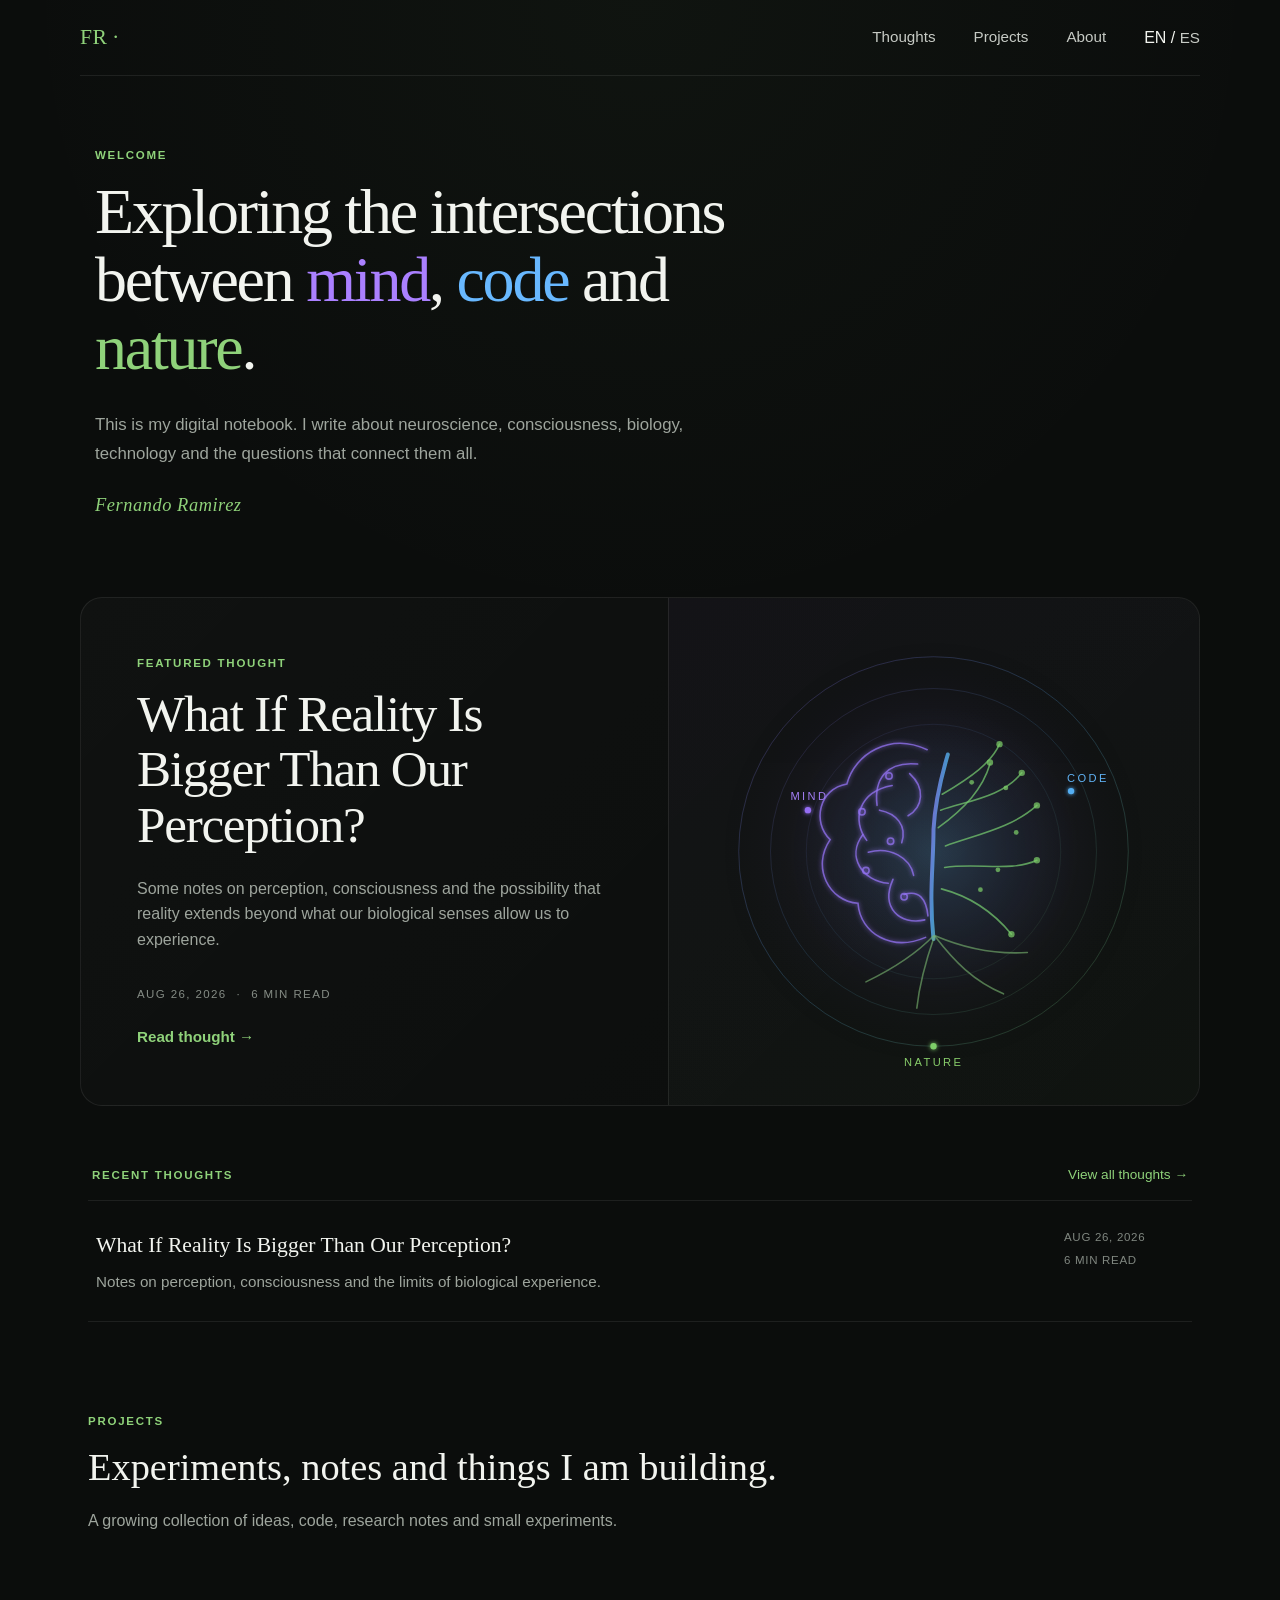
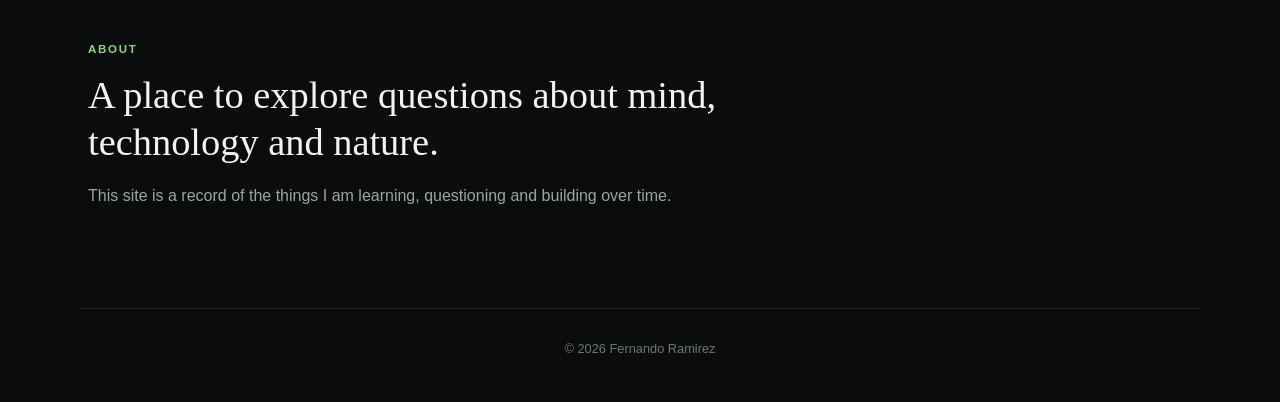
<file: index.html>
<!DOCTYPE html>
<html lang="en">

<head>
  <meta charset="UTF-8">
  <meta name="viewport" content="width=device-width, initial-scale=1.0">

  <title>Fernando Ramirez</title>

  <link rel="stylesheet" href="style.css">
</head>

<body>

  <main class="home-page">

    <header class="topbar">

      <a href="index.html" class="brand">FR ·</a>

    <nav class="top-nav">
  <a href="#thoughts">Thoughts</a>
  <a href="#projects">Projects</a>
  <a href="#about">About</a>

  <span class="language-switch">
    <span class="language-active">EN</span>
    <span class="language-divider">/</span>
    <a href="es/index.html">ES</a>
  </span>
</nav>

    </header>

    <section class="hero">

      <p class="eyebrow">WELCOME</p>

      <h1>
        Exploring the intersections
        between <span class="mind-word">mind</span>,
        <span class="code-word">code</span>
        and <span class="nature-word">nature</span>.
      </h1>

      <p class="hero-description">
        This is my digital notebook. I write about neuroscience,
        consciousness, biology, technology and the questions that connect them all.
      </p>

      <p class="signature">
        Fernando Ramirez
      </p>

    </section>

    <section id="thoughts" class="featured-thought">

      <div class="featured-copy">

        <p class="eyebrow">FEATURED THOUGHT</p>

        <h2>
          What If Reality Is Bigger Than Our Perception?
        </h2>

        <p class="featured-description">
          Some notes on perception, consciousness and the possibility that
          reality extends beyond what our biological senses allow us to experience.
        </p>

        <div class="thought-meta">
          <span>AUG 26, 2026</span>
          <span>·</span>
          <span>6 MIN READ</span>
        </div>

        <a href="thoughts/reality-and-perception.html" class="read-link">
          Read thought →
        </a>

      </div>

      <div class="featured-visual">

        <div class="home-symbol" aria-hidden="true">

          <svg
            class="identity-symbol"
            viewBox="0 0 600 600"
            xmlns="http://www.w3.org/2000/svg"
          >

            <defs>

              <linearGradient
                id="identityGradient"
                x1="0%"
                y1="0%"
                x2="100%"
                y2="100%"
              >
                <stop offset="0%" stop-color="#a56cff"/>
                <stop offset="48%" stop-color="#59b7ff"/>
                <stop offset="100%" stop-color="#7fd35b"/>
              </linearGradient>

              <radialGradient id="identityGlow">
                <stop
                  offset="0%"
                  stop-color="#75b7ff"
                  stop-opacity="0.18"
                />
                <stop
                  offset="60%"
                  stop-color="#7358c7"
                  stop-opacity="0.05"
                />
                <stop
                  offset="100%"
                  stop-color="#000000"
                  stop-opacity="0"
                />
              </radialGradient>

              <filter id="softGlow">
                <feGaussianBlur stdDeviation="3" result="blur"/>
                <feMerge>
                  <feMergeNode in="blur"/>
                  <feMergeNode in="SourceGraphic"/>
                </feMerge>
              </filter>

            </defs>

            <circle
              cx="300"
              cy="300"
              r="275"
              fill="url(#identityGlow)"
            />

            <circle
              cx="300"
              cy="300"
              r="245"
              fill="none"
              stroke="url(#identityGradient)"
              stroke-opacity="0.28"
              stroke-width="1"
            />

            <circle
              cx="300"
              cy="300"
              r="205"
              fill="none"
              stroke="url(#identityGradient)"
              stroke-opacity="0.18"
              stroke-width="1"
            />

            <circle
              cx="300"
              cy="300"
              r="160"
              fill="none"
              stroke="url(#identityGradient)"
              stroke-opacity="0.12"
              stroke-width="1"
            />

            <g
              fill="none"
              stroke="#9b78ff"
              stroke-width="2"
              stroke-linecap="round"
              stroke-opacity="0.75"
              filter="url(#softGlow)"
            >

              <path
                d="M292 172
                   C245 150 201 177 191 215
                   C156 221 147 263 170 285
                   C146 320 169 363 205 365
                   C208 404 248 426 290 408"
              />

              <path d="M280 190 C240 186 225 210 229 242"/>
              <path d="M248 217 C205 225 197 261 216 286"/>
              <path d="M211 279 C190 307 211 337 243 340"/>
              <path d="M249 335 C233 371 258 393 289 386"/>

              <path d="M270 202 C290 220 287 244 268 255"/>
              <path d="M232 248 C253 252 267 267 260 289"/>
              <path d="M218 301 C245 293 271 308 275 330"/>
              <path d="M263 354 C282 348 291 360 293 381"/>

              <circle cx="244" cy="205" r="4"/>
              <circle cx="210" cy="250" r="4"/>
              <circle cx="246" cy="287" r="4"/>
              <circle cx="215" cy="324" r="4"/>
              <circle cx="263" cy="357" r="4"/>

            </g>

            <path
              d="M300 410
                 C294 355 300 316 300 272
                 C302 235 310 205 318 178"
              fill="none"
              stroke="url(#identityGradient)"
              stroke-width="5"
              stroke-linecap="round"
              opacity="0.8"
            />

            <g
              fill="none"
              stroke="#79cf72"
              stroke-width="2"
              stroke-linecap="round"
              stroke-opacity="0.75"
            >

              <path d="M306 270 C340 245 362 221 371 190"/>
              <path d="M309 248 C344 236 387 231 411 201"/>
              <path d="M311 228 C348 206 373 188 383 165"/>
              <path d="M315 293 C357 278 399 270 430 242"/>
              <path d="M314 320 C357 314 397 326 430 311"/>
              <path d="M310 347 C348 357 375 376 398 404"/>

            </g>

            <g fill="#83d86d" opacity="0.72">

              <circle cx="371" cy="188" r="4"/>
              <circle cx="411" cy="201" r="4"/>
              <circle cx="383" cy="165" r="4"/>
              <circle cx="430" cy="242" r="4"/>
              <circle cx="430" cy="311" r="4"/>
              <circle cx="398" cy="404" r="4"/>

              <circle cx="348" cy="213" r="3"/>
              <circle cx="391" cy="220" r="3"/>
              <circle cx="404" cy="276" r="3"/>
              <circle cx="381" cy="323" r="3"/>
              <circle cx="359" cy="348" r="3"/>

            </g>

            <g
              fill="none"
              stroke="#7fbd75"
              stroke-width="2"
              stroke-opacity="0.62"
              stroke-linecap="round"
            >

              <path d="M300 406 C277 430 248 448 215 464"/>
              <path d="M301 407 C288 444 282 470 279 497"/>
              <path d="M302 407 C326 438 350 463 388 479"/>
              <path d="M302 406 C337 421 374 430 418 427"/>

            </g>

            <g filter="url(#softGlow)">

              <circle cx="142" cy="248" r="4" fill="#9c72ff"/>
              <circle cx="473" cy="224" r="4" fill="#59b7ff"/>
              <circle cx="300" cy="545" r="4" fill="#83d86d"/>

            </g>

            <text
              x="120"
              y="235"
              fill="#aa83ff"
              font-size="14"
              letter-spacing="3"
            >
              MIND
            </text>

            <text
              x="468"
              y="212"
              fill="#64baff"
              font-size="14"
              letter-spacing="3"
            >
              CODE
            </text>

            <text
              x="263"
              y="570"
              fill="#8ed76f"
              font-size="14"
              letter-spacing="3"
            >
              NATURE
            </text>

          </svg>

        </div>

      </div>

    </section>

    <section class="recent-thoughts">

      <div class="section-heading">

        <p class="eyebrow">RECENT THOUGHTS</p>

        <a href="#thoughts">
          View all thoughts →
        </a>

      </div>

      <a
        class="thought-row"
        href="thoughts/reality-and-perception.html"
      >

        <div class="thought-content">

          <h3>
            What If Reality Is Bigger Than Our Perception?
          </h3>

          <p>
            Notes on perception, consciousness and the limits
            of biological experience.
          </p>

        </div>

        <div class="row-meta">
          <span>AUG 26, 2026</span>
          <span>6 MIN READ</span>
        </div>

      </a>

    </section>

    <section id="projects" class="simple-section">

      <p class="eyebrow">PROJECTS</p>

      <h2>
        Experiments, notes and things I am building.
      </h2>

      <p>
        A growing collection of ideas, code, research notes
        and small experiments.
      </p>

    </section>

    <section id="about" class="simple-section">

      <p class="eyebrow">ABOUT</p>

      <h2>
        A place to explore questions about mind,
        technology and nature.
      </h2>

      <p>
        This site is a record of the things I am learning,
        questioning and building over time.
      </p>

    </section>

    <footer class="home-footer">

      <p>
        © 2026 Fernando Ramirez
      </p>

    </footer>

  </main>

</body>

</html>
</file>
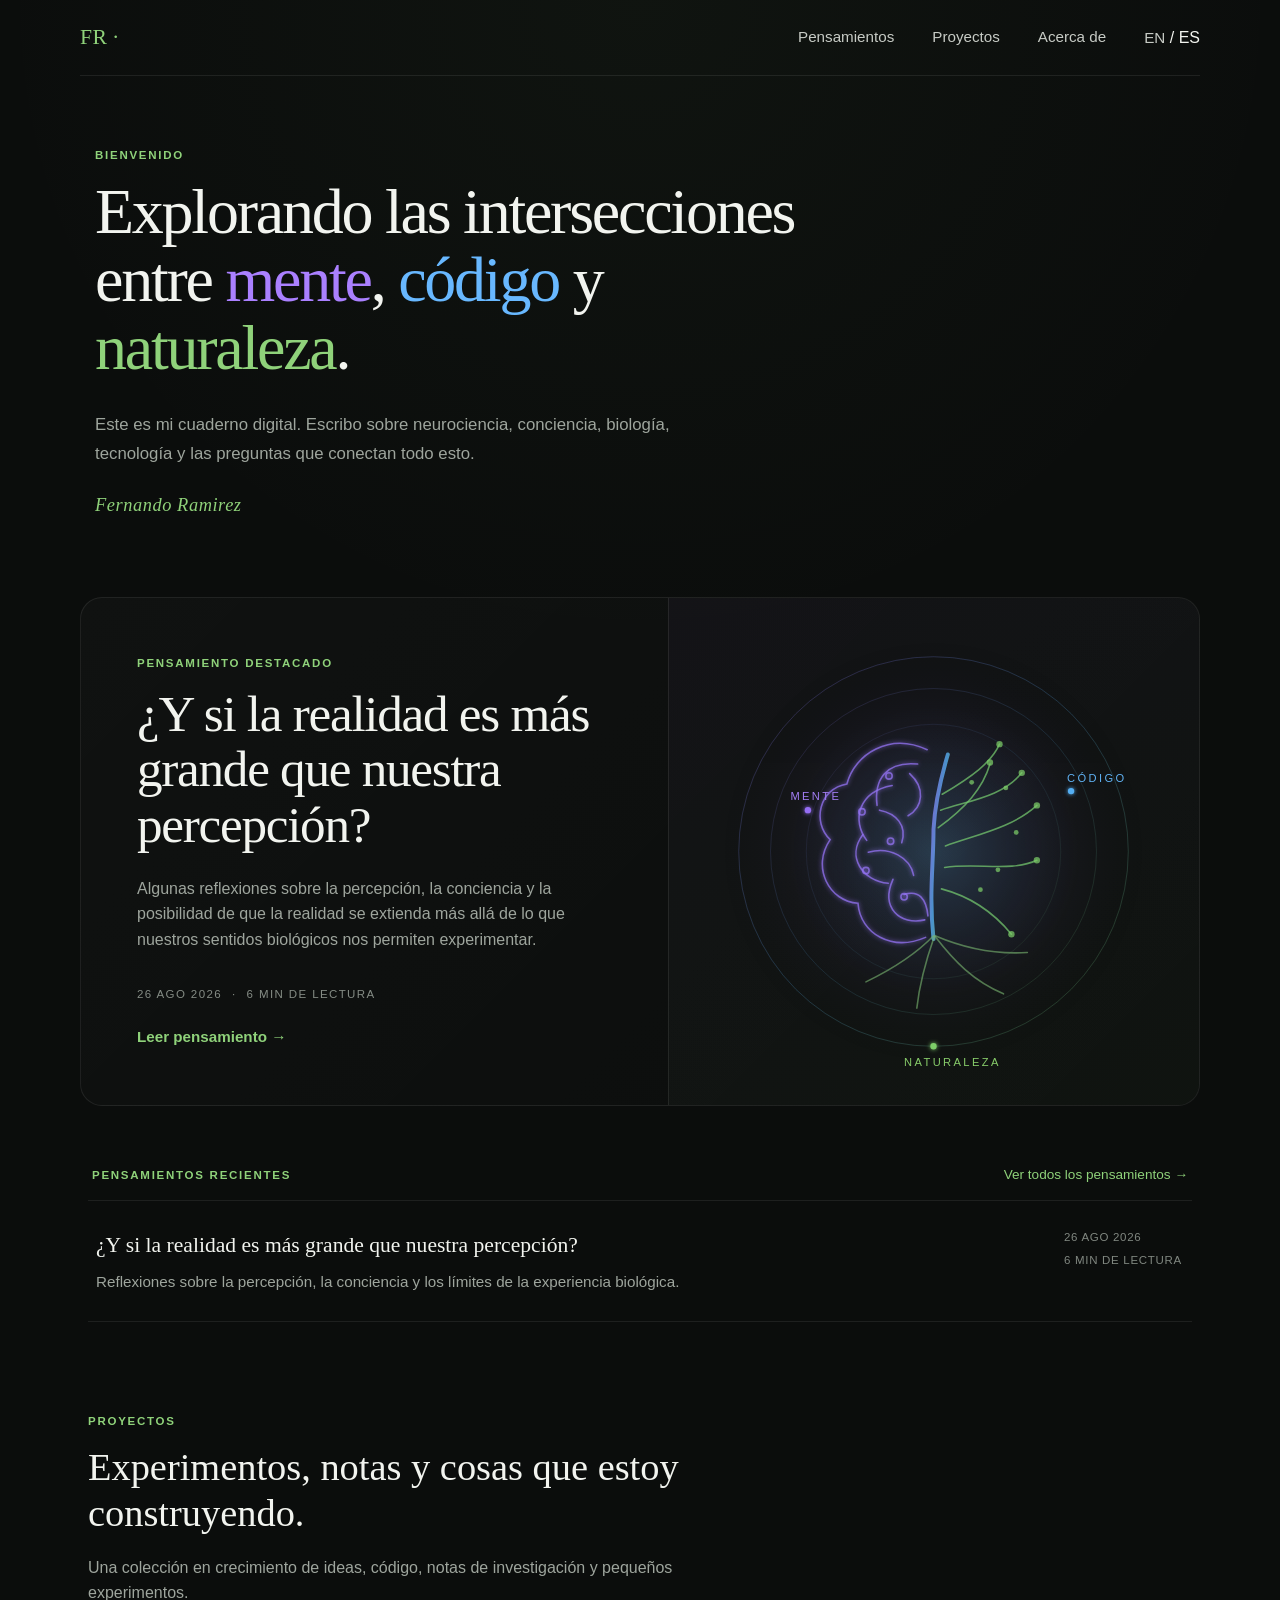
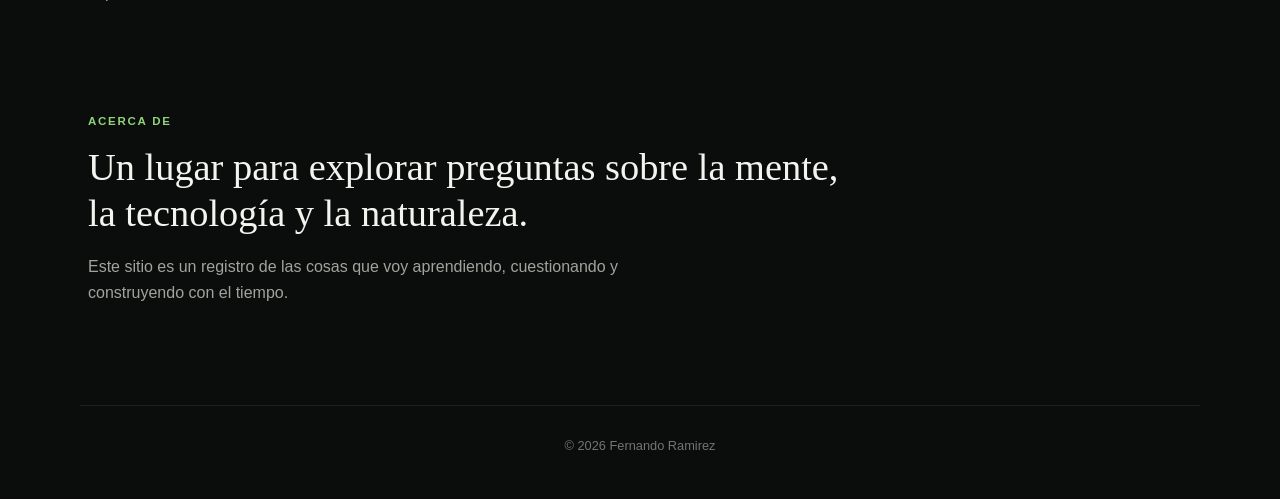
<file: es/index.html>
<!DOCTYPE html>
<html lang="es">

<head>
  <meta charset="UTF-8">
  <meta name="viewport" content="width=device-width, initial-scale=1.0">

  <title>Fernando Ramirez</title>

  <link rel="stylesheet" href="../style.css">
</head>

<body>

  <main class="home-page">

    <header class="topbar">

      <a href="index.html" class="brand">FR ·</a>

     <nav class="top-nav">
  <a href="#thoughts">Pensamientos</a>
  <a href="#projects">Proyectos</a>
  <a href="#about">Acerca de</a>

  <span class="language-switch">
    <a href="../index.html">EN</a>
    <span class="language-divider">/</span>
    <span class="language-active">ES</span>
  </span>
</nav>

    </header>

    <section class="hero">

      <p class="eyebrow">BIENVENIDO</p>

      <h1>
        Explorando las intersecciones
        entre <span class="mind-word">mente</span>,
        <span class="code-word">código</span>
        y <span class="nature-word">naturaleza</span>.
      </h1>

      <p class="hero-description">
        Este es mi cuaderno digital. Escribo sobre neurociencia,
        conciencia, biología, tecnología y las preguntas que conectan todo esto.
      </p>

      <p class="signature">
        Fernando Ramirez
      </p>

    </section>

    <section id="thoughts" class="featured-thought">

      <div class="featured-copy">

        <p class="eyebrow">PENSAMIENTO DESTACADO</p>

        <h2>
          ¿Y si la realidad es más grande que nuestra percepción?
        </h2>

        <p class="featured-description">
          Algunas reflexiones sobre la percepción, la conciencia y la posibilidad
          de que la realidad se extienda más allá de lo que nuestros sentidos
          biológicos nos permiten experimentar.
        </p>

        <div class="thought-meta">
          <span>26 AGO 2026</span>
          <span>·</span>
          <span>6 MIN DE LECTURA</span>
        </div>

        <a href="thoughts/realidad-y-percepcion.html" class="read-link">
          Leer pensamiento →
        </a>

      </div>

      <div class="featured-visual">

        <div class="home-symbol" aria-hidden="true">

          <svg
            class="identity-symbol"
            viewBox="0 0 600 600"
            xmlns="http://www.w3.org/2000/svg"
          >

            <defs>

              <linearGradient
                id="identityGradient"
                x1="0%"
                y1="0%"
                x2="100%"
                y2="100%"
              >
                <stop offset="0%" stop-color="#a56cff"/>
                <stop offset="48%" stop-color="#59b7ff"/>
                <stop offset="100%" stop-color="#7fd35b"/>
              </linearGradient>

              <radialGradient id="identityGlow">
                <stop
                  offset="0%"
                  stop-color="#75b7ff"
                  stop-opacity="0.18"
                />
                <stop
                  offset="60%"
                  stop-color="#7358c7"
                  stop-opacity="0.05"
                />
                <stop
                  offset="100%"
                  stop-color="#000000"
                  stop-opacity="0"
                />
              </radialGradient>

              <filter id="softGlow">
                <feGaussianBlur stdDeviation="3" result="blur"/>
                <feMerge>
                  <feMergeNode in="blur"/>
                  <feMergeNode in="SourceGraphic"/>
                </feMerge>
              </filter>

            </defs>

            <circle
              cx="300"
              cy="300"
              r="275"
              fill="url(#identityGlow)"
            />

            <circle
              cx="300"
              cy="300"
              r="245"
              fill="none"
              stroke="url(#identityGradient)"
              stroke-opacity="0.28"
              stroke-width="1"
            />

            <circle
              cx="300"
              cy="300"
              r="205"
              fill="none"
              stroke="url(#identityGradient)"
              stroke-opacity="0.18"
              stroke-width="1"
            />

            <circle
              cx="300"
              cy="300"
              r="160"
              fill="none"
              stroke="url(#identityGradient)"
              stroke-opacity="0.12"
              stroke-width="1"
            />

            <g
              fill="none"
              stroke="#9b78ff"
              stroke-width="2"
              stroke-linecap="round"
              stroke-opacity="0.75"
              filter="url(#softGlow)"
            >

              <path
                d="M292 172
                   C245 150 201 177 191 215
                   C156 221 147 263 170 285
                   C146 320 169 363 205 365
                   C208 404 248 426 290 408"
              />

              <path d="M280 190 C240 186 225 210 229 242"/>
              <path d="M248 217 C205 225 197 261 216 286"/>
              <path d="M211 279 C190 307 211 337 243 340"/>
              <path d="M249 335 C233 371 258 393 289 386"/>

              <path d="M270 202 C290 220 287 244 268 255"/>
              <path d="M232 248 C253 252 267 267 260 289"/>
              <path d="M218 301 C245 293 271 308 275 330"/>
              <path d="M263 354 C282 348 291 360 293 381"/>

              <circle cx="244" cy="205" r="4"/>
              <circle cx="210" cy="250" r="4"/>
              <circle cx="246" cy="287" r="4"/>
              <circle cx="215" cy="324" r="4"/>
              <circle cx="263" cy="357" r="4"/>

            </g>

            <path
              d="M300 410
                 C294 355 300 316 300 272
                 C302 235 310 205 318 178"
              fill="none"
              stroke="url(#identityGradient)"
              stroke-width="5"
              stroke-linecap="round"
              opacity="0.8"
            />

            <g
              fill="none"
              stroke="#79cf72"
              stroke-width="2"
              stroke-linecap="round"
              stroke-opacity="0.75"
            >

              <path d="M306 270 C340 245 362 221 371 190"/>
              <path d="M309 248 C344 236 387 231 411 201"/>
              <path d="M311 228 C348 206 373 188 383 165"/>
              <path d="M315 293 C357 278 399 270 430 242"/>
              <path d="M314 320 C357 314 397 326 430 311"/>
              <path d="M310 347 C348 357 375 376 398 404"/>

            </g>

            <g fill="#83d86d" opacity="0.72">

              <circle cx="371" cy="188" r="4"/>
              <circle cx="411" cy="201" r="4"/>
              <circle cx="383" cy="165" r="4"/>
              <circle cx="430" cy="242" r="4"/>
              <circle cx="430" cy="311" r="4"/>
              <circle cx="398" cy="404" r="4"/>

              <circle cx="348" cy="213" r="3"/>
              <circle cx="391" cy="220" r="3"/>
              <circle cx="404" cy="276" r="3"/>
              <circle cx="381" cy="323" r="3"/>
              <circle cx="359" cy="348" r="3"/>

            </g>

            <g
              fill="none"
              stroke="#7fbd75"
              stroke-width="2"
              stroke-opacity="0.62"
              stroke-linecap="round"
            >

              <path d="M300 406 C277 430 248 448 215 464"/>
              <path d="M301 407 C288 444 282 470 279 497"/>
              <path d="M302 407 C326 438 350 463 388 479"/>
              <path d="M302 406 C337 421 374 430 418 427"/>

            </g>

            <g filter="url(#softGlow)">

              <circle cx="142" cy="248" r="4" fill="#9c72ff"/>
              <circle cx="473" cy="224" r="4" fill="#59b7ff"/>
              <circle cx="300" cy="545" r="4" fill="#83d86d"/>

            </g>

            <text
              x="120"
              y="235"
              fill="#aa83ff"
              font-size="14"
              letter-spacing="3"
            >
              MENTE
            </text>

            <text
              x="468"
              y="212"
              fill="#64baff"
              font-size="14"
              letter-spacing="3"
            >
              CÓDIGO
            </text>

            <text
              x="263"
              y="570"
              fill="#8ed76f"
              font-size="14"
              letter-spacing="3"
            >
              NATURALEZA
            </text>

          </svg>

        </div>

      </div>

    </section>

    <section class="recent-thoughts">

      <div class="section-heading">

        <p class="eyebrow">PENSAMIENTOS RECIENTES</p>

        <a href="#thoughts">
          Ver todos los pensamientos →
        </a>

      </div>

      <a
        class="thought-row"
        href="thoughts/realidad-y-percepcion.html"
      >

        <div class="thought-content">

          <h3>
            ¿Y si la realidad es más grande que nuestra percepción?
          </h3>

          <p>
            Reflexiones sobre la percepción, la conciencia
            y los límites de la experiencia biológica.
          </p>

        </div>

        <div class="row-meta">
          <span>26 AGO 2026</span>
          <span>6 MIN DE LECTURA</span>
        </div>

      </a>

    </section>

    <section id="projects" class="simple-section">

      <p class="eyebrow">PROYECTOS</p>

      <h2>
        Experimentos, notas y cosas que estoy construyendo.
      </h2>

      <p>
        Una colección en crecimiento de ideas, código,
        notas de investigación y pequeños experimentos.
      </p>

    </section>

    <section id="about" class="simple-section">

      <p class="eyebrow">ACERCA DE</p>

      <h2>
        Un lugar para explorar preguntas sobre la mente,
        la tecnología y la naturaleza.
      </h2>

      <p>
        Este sitio es un registro de las cosas que voy aprendiendo,
        cuestionando y construyendo con el tiempo.
      </p>

    </section>

    <footer class="home-footer">

      <p>
        ©️ 2026 Fernando Ramirez
      </p>

    </footer>

  </main>

</body>

</html>
</file>
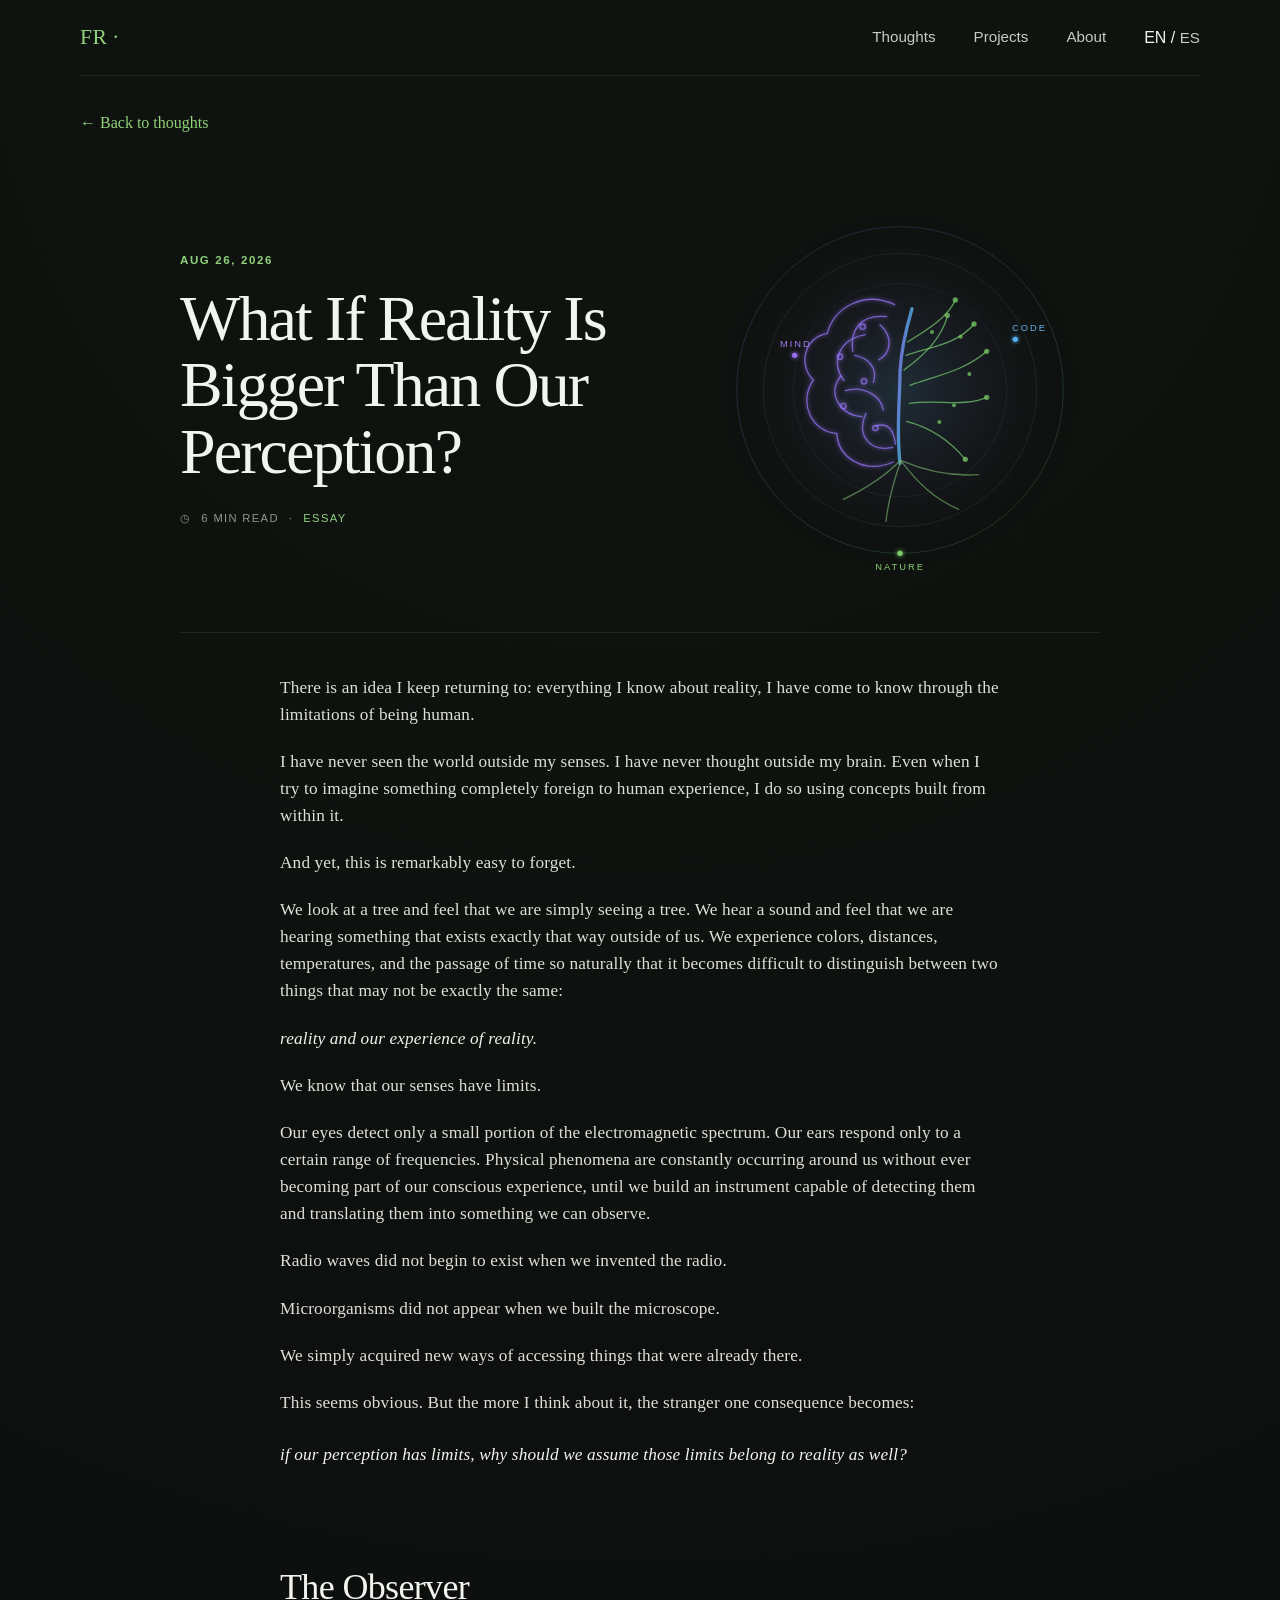
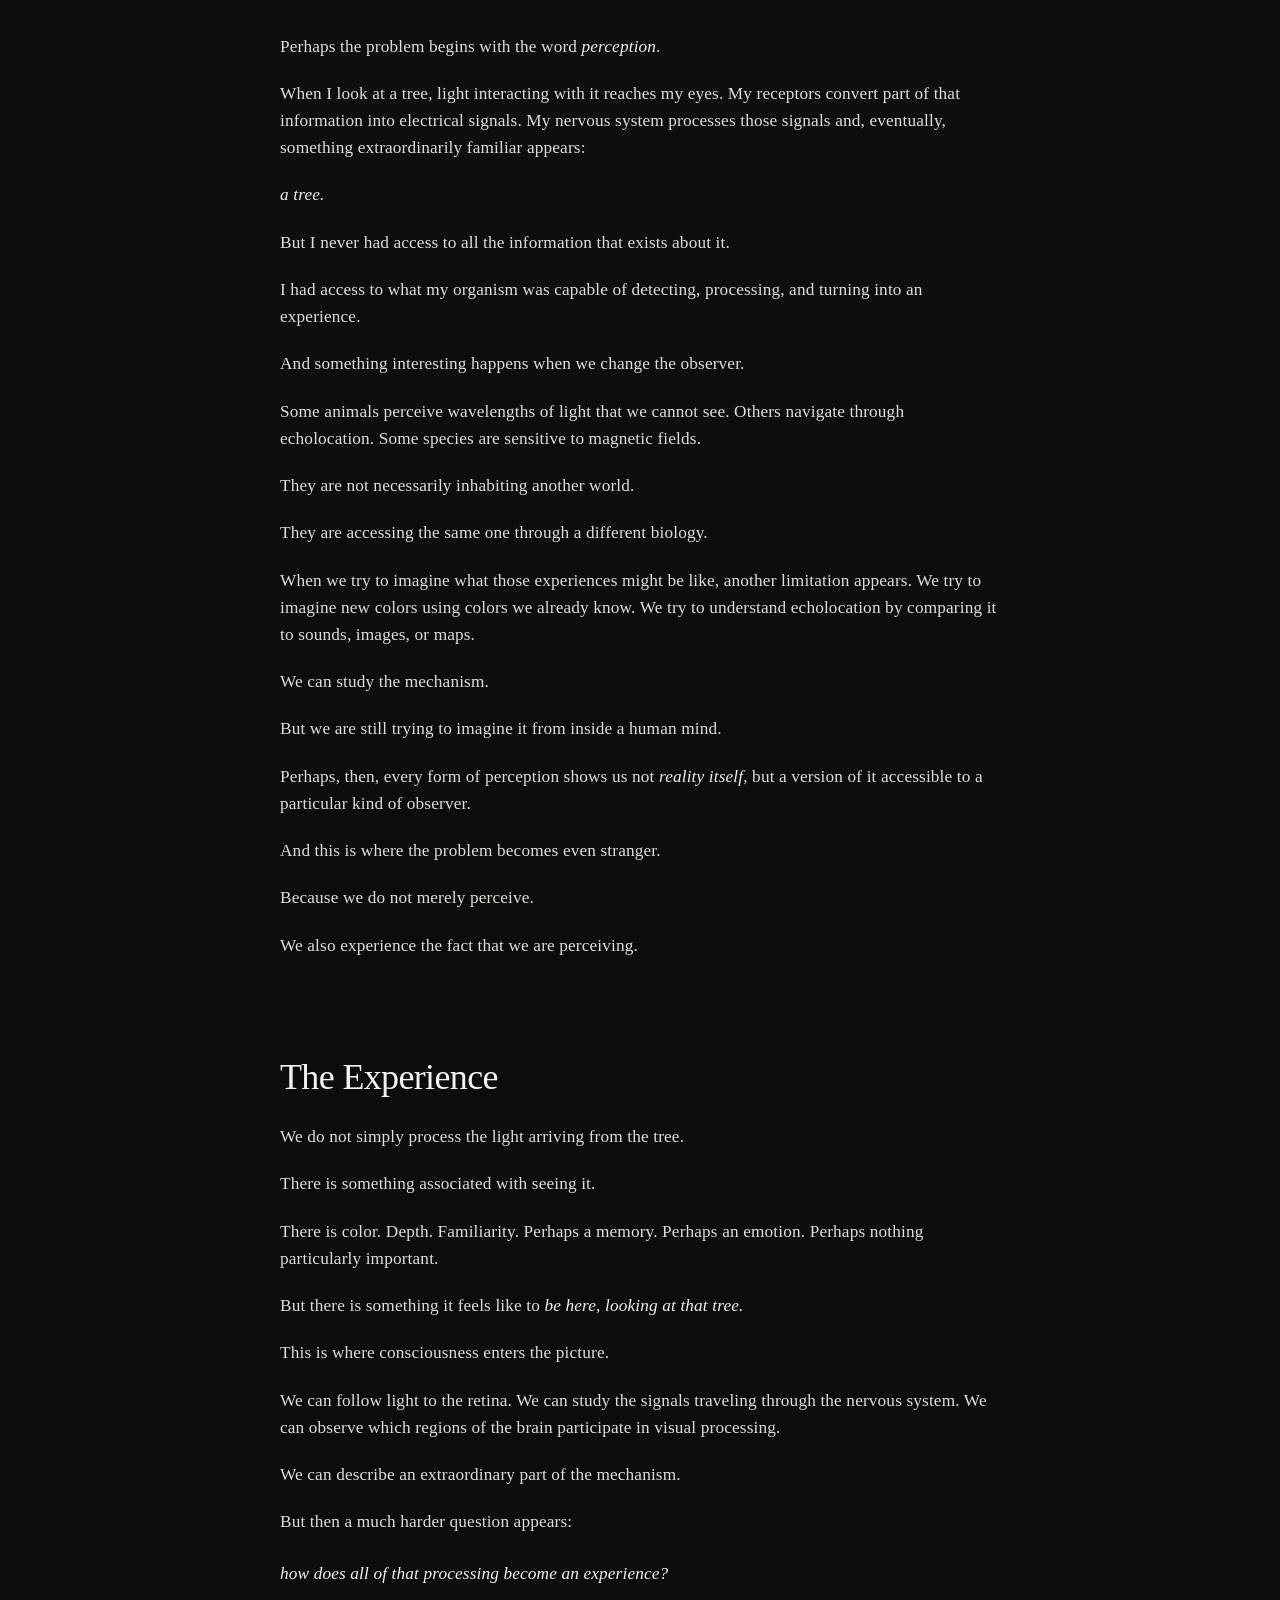
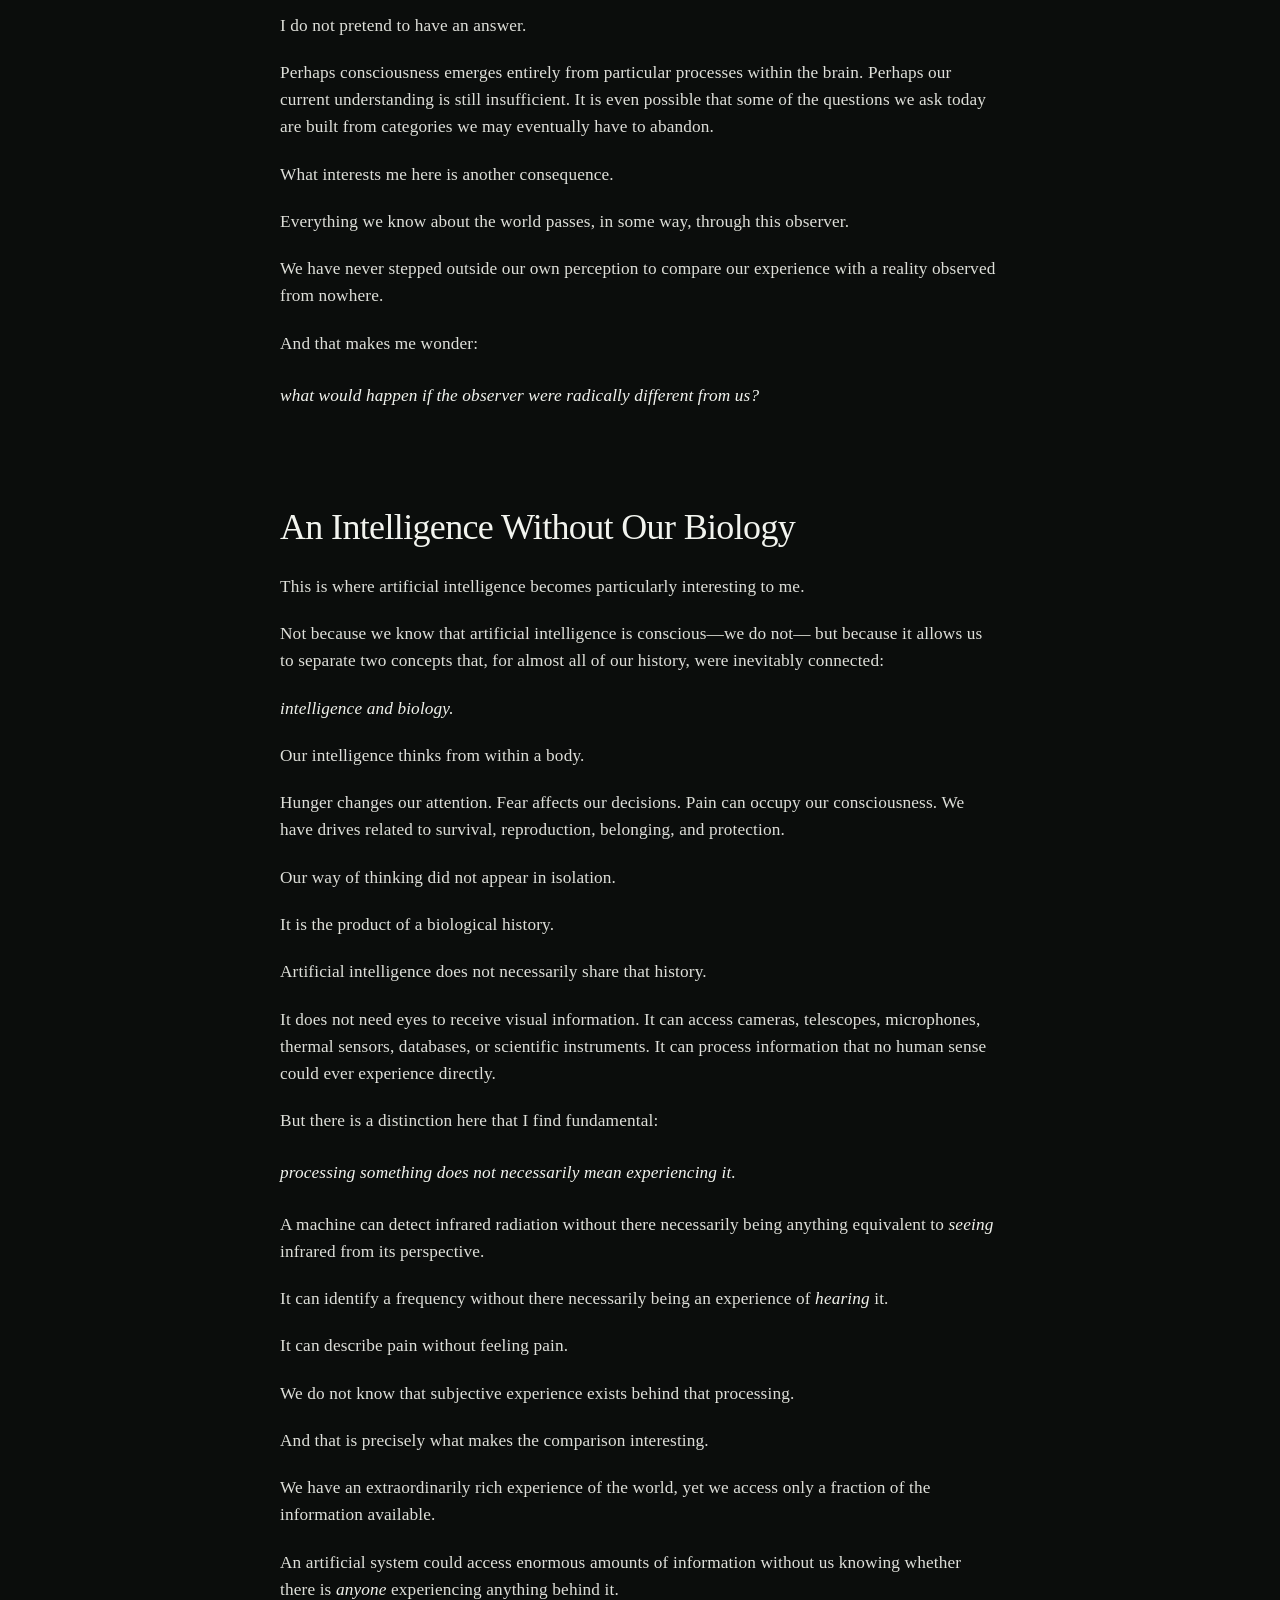
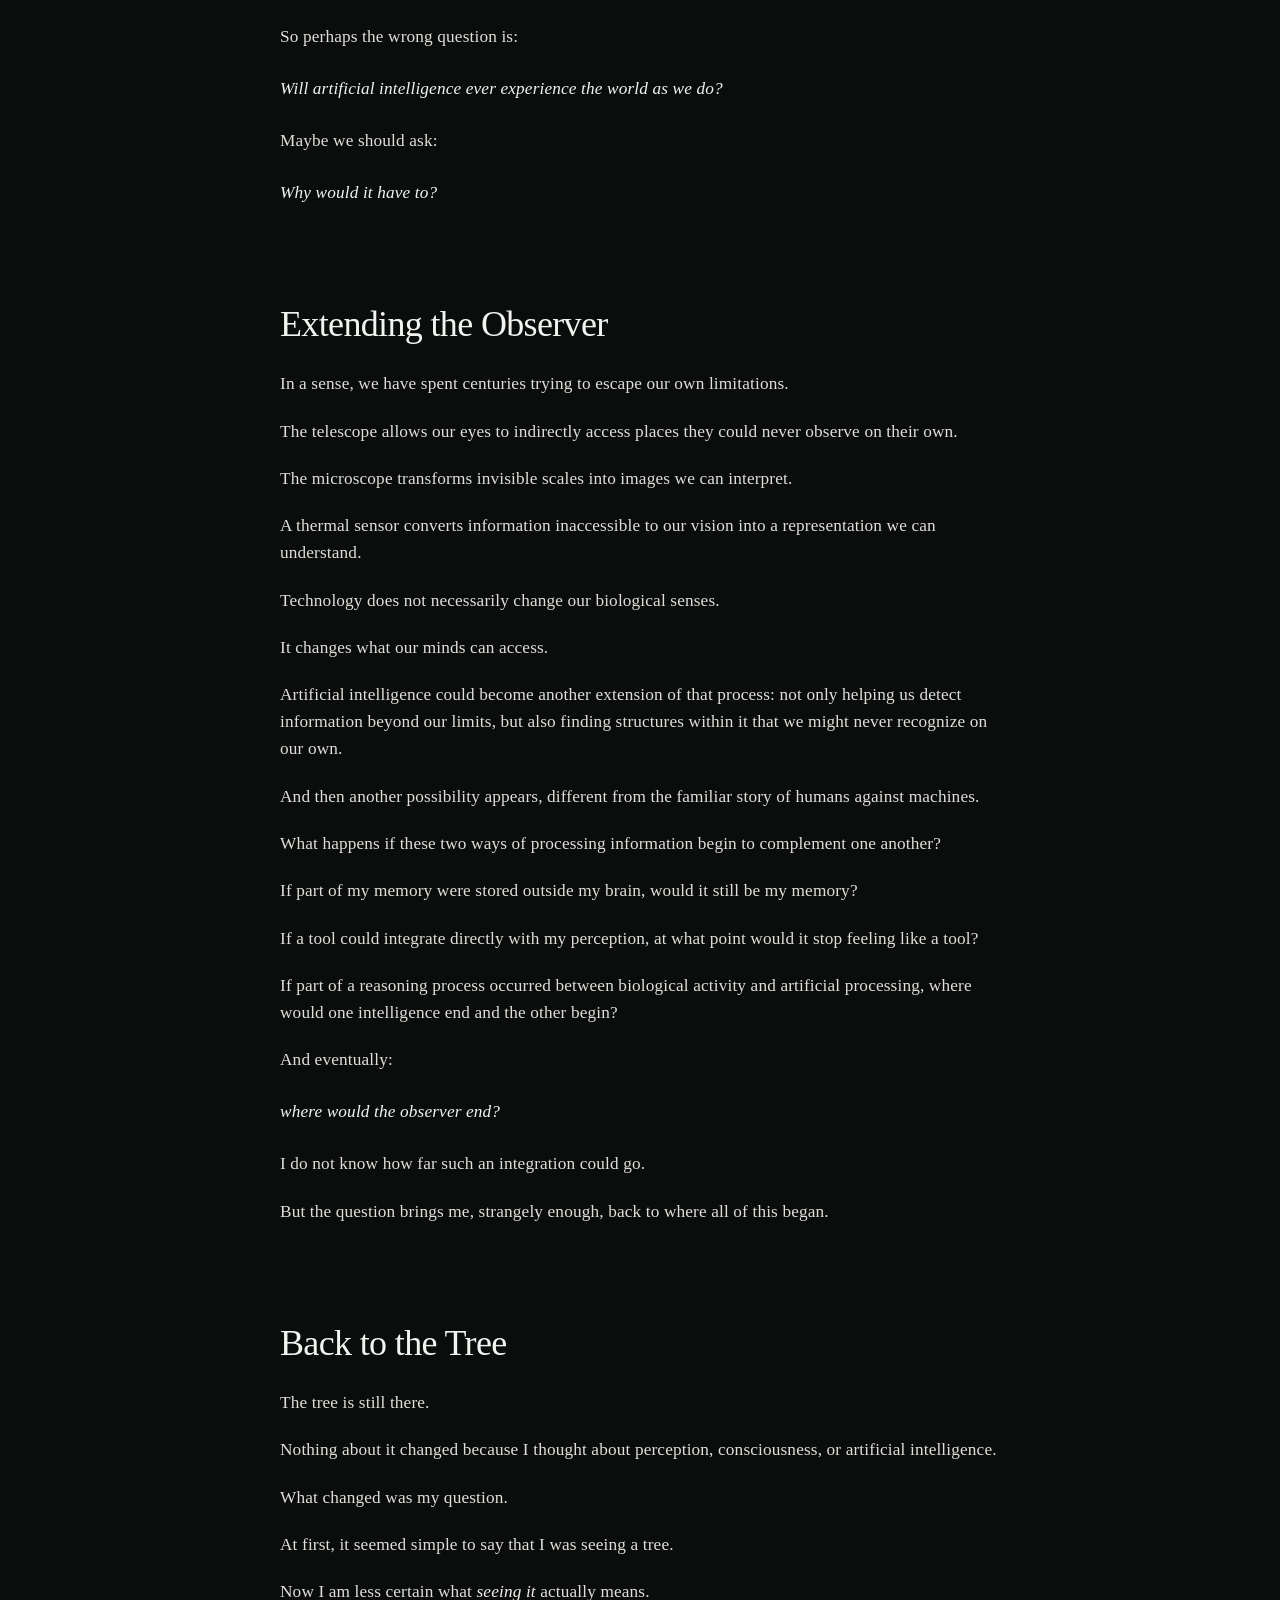
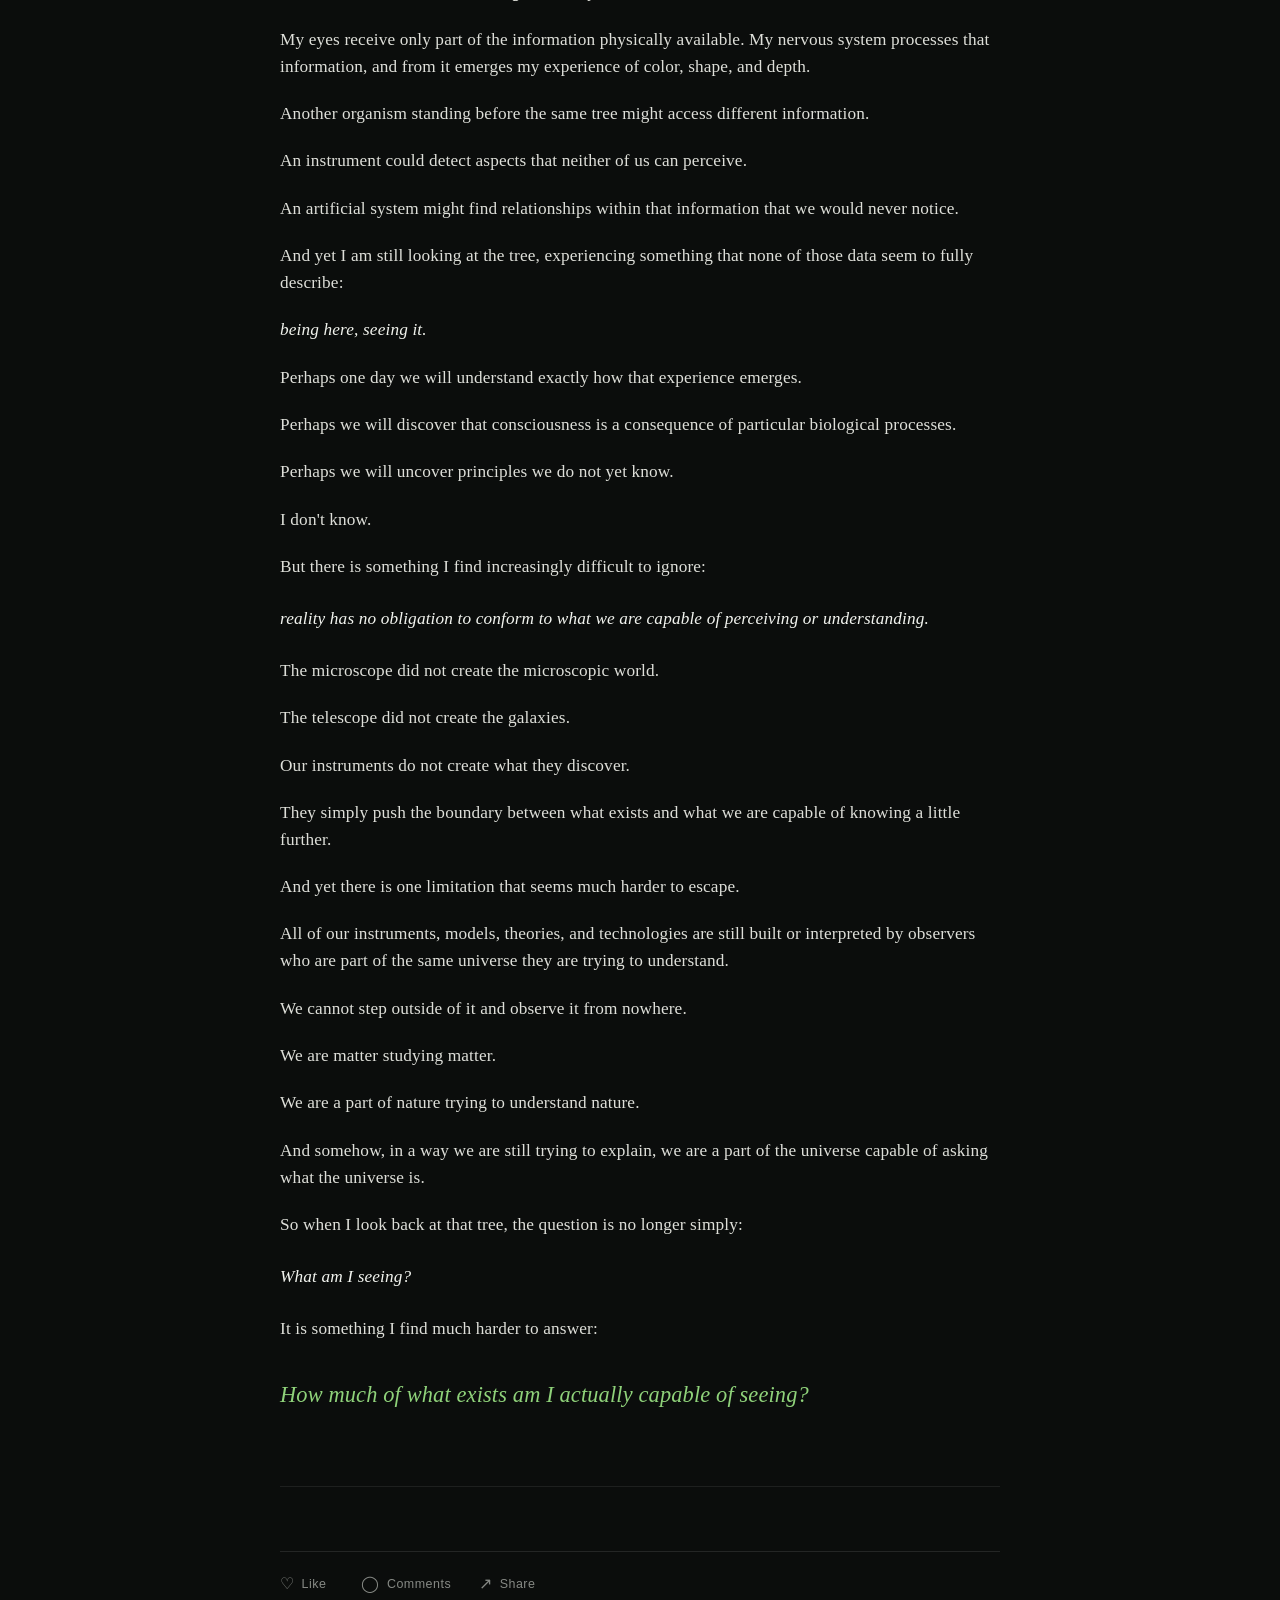
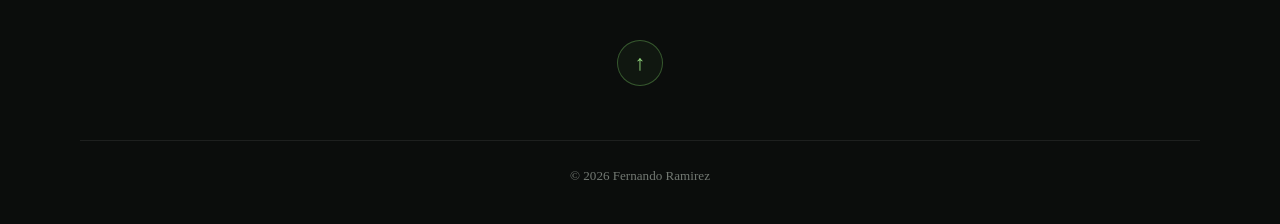
<file: thoughts/reality-and-perception.html>
<!DOCTYPE html>
<html lang="en">

<head>
  <meta charset="UTF-8">
  <meta name="viewport" content="width=device-width, initial-scale=1.0">

  <title>What If Reality Is Bigger Than Our Perception? | Fernando Ramirez</title>

  <!-- Social sharing preview -->
<meta name="description" content="An exploration of perception, reality, and the limits of the human experience.">

<meta property="og:type" content="article">
<meta property="og:title" content="What If Reality Is Bigger Than Our Perception?">
<meta property="og:description" content="Exploring the limits of how we see, the nature of reality, and our place within it.">
<meta property="og:url" content="https://barboune.github.io/thoughts/reality-and-perception.html">
<meta property="og:image" content="https://barboune.github.io/images/6bf41944-ed0e-46e0-a6f7-93210b1264c5.jpg">

<meta name="twitter:card" content="summary_large_image">
<meta name="twitter:title" content="What If Reality Is Bigger Than Our Perception?">
<meta name="twitter:description" content="Exploring the limits of how we see, the nature of reality, and our place within it.">
<meta name="twitter:image" content="https://barboune.github.io/images/6bf41944-ed0e-46e0-a6f7-93210b1264c5.jpg">

  <link rel="stylesheet" href="../style.css">
</head>

<body>

  <main class="article-page">

    <!-- TOP NAVIGATION -->

    <header class="article-topbar">

      <a href="../index.html" class="brand">FR ·</a>

      <nav class="top-nav">
  <a href="../index.html#thoughts">Thoughts</a>
  <a href="../index.html#projects">Projects</a>
  <a href="../index.html#about">About</a>

  <span class="language-switch">
    <span class="language-active">EN</span>
    <span class="language-divider">/</span>
    <a href="../es/thoughts/realidad-y-percepcion.html">ES</a>
  </span>
</nav>

    </header>


    <!-- BACK -->

    <div class="article-back-wrap">

      <a class="back-link" href="../index.html#thoughts">
        ← Back to thoughts
      </a>

    </div>


    <!-- ARTICLE HERO -->

    <header class="article-hero">

      <div class="article-hero-copy">

        <p class="article-date">
          AUG 26, 2026
        </p>

        <h1 class="article-title">
          What If Reality Is Bigger Than Our Perception?
        </h1>

        <div class="article-meta">
          <span>◷</span>
          <span>6 MIN READ</span>
          <span>·</span>
          <span class="article-type">ESSAY</span>
        </div>

      </div>


      <!-- IDENTITY SYMBOL -->

      <div class="article-symbol" aria-hidden="true">

        <svg
          class="identity-symbol"
          viewBox="0 0 600 600"
          xmlns="http://www.w3.org/2000/svg"
        >

          <defs>

            <linearGradient
              id="articleIdentityGradient"
              x1="0%"
              y1="0%"
              x2="100%"
              y2="100%"
            >
              <stop offset="0%" stop-color="#a56cff"/>
              <stop offset="48%" stop-color="#59b7ff"/>
              <stop offset="100%" stop-color="#7fd35b"/>
            </linearGradient>

            <radialGradient id="articleIdentityGlow">
              <stop
                offset="0%"
                stop-color="#75b7ff"
                stop-opacity="0.18"
              />

              <stop
                offset="60%"
                stop-color="#7358c7"
                stop-opacity="0.05"
              />

              <stop
                offset="100%"
                stop-color="#000000"
                stop-opacity="0"
              />
            </radialGradient>

            <filter id="articleSoftGlow">
              <feGaussianBlur stdDeviation="3" result="blur"/>

              <feMerge>
                <feMergeNode in="blur"/>
                <feMergeNode in="SourceGraphic"/>
              </feMerge>
            </filter>

          </defs>


          <!-- atmospheric glow -->

          <circle
            cx="300"
            cy="300"
            r="275"
            fill="url(#articleIdentityGlow)"
          />


          <!-- orbital system -->

          <circle
            cx="300"
            cy="300"
            r="245"
            fill="none"
            stroke="url(#articleIdentityGradient)"
            stroke-opacity="0.28"
            stroke-width="1"
          />

          <circle
            cx="300"
            cy="300"
            r="205"
            fill="none"
            stroke="url(#articleIdentityGradient)"
            stroke-opacity="0.18"
            stroke-width="1"
          />

          <circle
            cx="300"
            cy="300"
            r="160"
            fill="none"
            stroke="url(#articleIdentityGradient)"
            stroke-opacity="0.12"
            stroke-width="1"
          />


          <!-- neural hemisphere -->

          <g
            fill="none"
            stroke="#9b78ff"
            stroke-width="2"
            stroke-linecap="round"
            stroke-opacity="0.75"
            filter="url(#articleSoftGlow)"
          >

            <path
              d="M292 172
                 C245 150 201 177 191 215
                 C156 221 147 263 170 285
                 C146 320 169 363 205 365
                 C208 404 248 426 290 408"
            />

            <path d="M280 190 C240 186 225 210 229 242"/>
            <path d="M248 217 C205 225 197 261 216 286"/>
            <path d="M211 279 C190 307 211 337 243 340"/>
            <path d="M249 335 C233 371 258 393 289 386"/>

            <path d="M270 202 C290 220 287 244 268 255"/>
            <path d="M232 248 C253 252 267 267 260 289"/>
            <path d="M218 301 C245 293 271 308 275 330"/>
            <path d="M263 354 C282 348 291 360 293 381"/>

            <circle cx="244" cy="205" r="4"/>
            <circle cx="210" cy="250" r="4"/>
            <circle cx="246" cy="287" r="4"/>
            <circle cx="215" cy="324" r="4"/>
            <circle cx="263" cy="357" r="4"/>

          </g>


          <!-- trunk -->

          <path
            d="M300 410
               C294 355 300 316 300 272
               C302 235 310 205 318 178"
            fill="none"
            stroke="url(#articleIdentityGradient)"
            stroke-width="5"
            stroke-linecap="round"
            opacity="0.8"
          />


          <!-- branches -->

          <g
            fill="none"
            stroke="#79cf72"
            stroke-width="2"
            stroke-linecap="round"
            stroke-opacity="0.75"
          >

            <path d="M306 270 C340 245 362 221 371 190"/>
            <path d="M309 248 C344 236 387 231 411 201"/>
            <path d="M311 228 C348 206 373 188 383 165"/>
            <path d="M315 293 C357 278 399 270 430 242"/>
            <path d="M314 320 C357 314 397 326 430 311"/>
            <path d="M310 347 C348 357 375 376 398 404"/>

          </g>


          <!-- leaves -->

          <g fill="#83d86d" opacity="0.72">

            <circle cx="371" cy="188" r="4"/>
            <circle cx="411" cy="201" r="4"/>
            <circle cx="383" cy="165" r="4"/>
            <circle cx="430" cy="242" r="4"/>
            <circle cx="430" cy="311" r="4"/>
            <circle cx="398" cy="404" r="4"/>

            <circle cx="348" cy="213" r="3"/>
            <circle cx="391" cy="220" r="3"/>
            <circle cx="404" cy="276" r="3"/>
            <circle cx="381" cy="323" r="3"/>
            <circle cx="359" cy="348" r="3"/>

          </g>


          <!-- roots -->

          <g
            fill="none"
            stroke="#7fbd75"
            stroke-width="2"
            stroke-opacity="0.62"
            stroke-linecap="round"
          >

            <path d="M300 406 C277 430 248 448 215 464"/>
            <path d="M301 407 C288 444 282 470 279 497"/>
            <path d="M302 407 C326 438 350 463 388 479"/>
            <path d="M302 406 C337 421 374 430 418 427"/>

          </g>


          <!-- nodes -->

          <g filter="url(#articleSoftGlow)">

            <circle cx="142" cy="248" r="4" fill="#9c72ff"/>
            <circle cx="473" cy="224" r="4" fill="#59b7ff"/>
            <circle cx="300" cy="545" r="4" fill="#83d86d"/>

          </g>


          <!-- labels -->

          <text
            x="120"
            y="235"
            fill="#aa83ff"
            font-size="14"
            letter-spacing="3"
          >
            MIND
          </text>

          <text
            x="468"
            y="212"
            fill="#64baff"
            font-size="14"
            letter-spacing="3"
          >
            CODE
          </text>

          <text
            x="263"
            y="570"
            fill="#8ed76f"
            font-size="14"
            letter-spacing="3"
          >
            NATURE
          </text>

        </svg>

      </div>

    </header>


    <!-- ARTICLE -->

    <article class="article">

      <div class="article-content">

        <p>
          There is an idea I keep returning to: everything I know about reality,
          I have come to know through the limitations of being human.
        </p>

        <p>
          I have never seen the world outside my senses. I have never thought
          outside my brain. Even when I try to imagine something completely
          foreign to human experience, I do so using concepts built from within it.
        </p>

        <p>
          And yet, this is remarkably easy to forget.
        </p>

        <p>
          We look at a tree and feel that we are simply seeing a tree. We hear
          a sound and feel that we are hearing something that exists exactly
          that way outside of us. We experience colors, distances, temperatures,
          and the passage of time so naturally that it becomes difficult to
          distinguish between two things that may not be exactly the same:
        </p>

        <p class="emphasis">
          reality and our experience of reality.
        </p>

        <p>
          We know that our senses have limits.
        </p>

        <p>
          Our eyes detect only a small portion of the electromagnetic spectrum.
          Our ears respond only to a certain range of frequencies. Physical
          phenomena are constantly occurring around us without ever becoming
          part of our conscious experience, until we build an instrument capable
          of detecting them and translating them into something we can observe.
        </p>

        <p>
          Radio waves did not begin to exist when we invented the radio.
        </p>

        <p>
          Microorganisms did not appear when we built the microscope.
        </p>

        <p>
          We simply acquired new ways of accessing things that were already there.
        </p>

        <p>
          This seems obvious. But the more I think about it, the stranger one
          consequence becomes:
        </p>

        <p class="question">
          if our perception has limits, why should we assume those limits belong
          to reality as well?
        </p>


        <h2>The Observer</h2>

        <p>
          Perhaps the problem begins with the word <em>perception</em>.
        </p>

        <p>
          When I look at a tree, light interacting with it reaches my eyes.
          My receptors convert part of that information into electrical signals.
          My nervous system processes those signals and, eventually, something
          extraordinarily familiar appears:
        </p>

        <p class="emphasis">
          a tree.
        </p>

        <p>
          But I never had access to all the information that exists about it.
        </p>

        <p>
          I had access to what my organism was capable of detecting, processing,
          and turning into an experience.
        </p>

        <p>
          And something interesting happens when we change the observer.
        </p>

        <p>
          Some animals perceive wavelengths of light that we cannot see.
          Others navigate through echolocation. Some species are sensitive
          to magnetic fields.
        </p>

        <p>
          They are not necessarily inhabiting another world.
        </p>

        <p>
          They are accessing the same one through a different biology.
        </p>

        <p>
          When we try to imagine what those experiences might be like, another
          limitation appears. We try to imagine new colors using colors we already
          know. We try to understand echolocation by comparing it to sounds,
          images, or maps.
        </p>

        <p>
          We can study the mechanism.
        </p>

        <p>
          But we are still trying to imagine it from inside a human mind.
        </p>

        <p>
          Perhaps, then, every form of perception shows us not
          <em>reality itself</em>, but a version of it accessible to a particular
          kind of observer.
        </p>

        <p>
          And this is where the problem becomes even stranger.
        </p>

        <p>
          Because we do not merely perceive.
        </p>

        <p>
          We also experience the fact that we are perceiving.
        </p>


        <h2>The Experience</h2>

        <p>
          We do not simply process the light arriving from the tree.
        </p>

        <p>
          There is something associated with seeing it.
        </p>

        <p>
          There is color. Depth. Familiarity. Perhaps a memory. Perhaps an emotion.
          Perhaps nothing particularly important.
        </p>

        <p>
          But there is something it feels like to
          <em>be here, looking at that tree.</em>
        </p>

        <p>
          This is where consciousness enters the picture.
        </p>

        <p>
          We can follow light to the retina. We can study the signals traveling
          through the nervous system. We can observe which regions of the brain
          participate in visual processing.
        </p>

        <p>
          We can describe an extraordinary part of the mechanism.
        </p>

        <p>
          But then a much harder question appears:
        </p>

        <p class="question">
          how does all of that processing become an experience?
        </p>

        <p>
          I do not pretend to have an answer.
        </p>

        <p>
          Perhaps consciousness emerges entirely from particular processes within
          the brain. Perhaps our current understanding is still insufficient.
          It is even possible that some of the questions we ask today are built
          from categories we may eventually have to abandon.
        </p>

        <p>
          What interests me here is another consequence.
        </p>

        <p>
          Everything we know about the world passes, in some way, through this observer.
        </p>

        <p>
          We have never stepped outside our own perception to compare our
          experience with a reality observed from nowhere.
        </p>

        <p>
          And that makes me wonder:
        </p>

        <p class="question">
          what would happen if the observer were radically different from us?
        </p>


        <h2>An Intelligence Without Our Biology</h2>

        <p>
          This is where artificial intelligence becomes particularly interesting to me.
        </p>

        <p>
          Not because we know that artificial intelligence is conscious—we do not—
          but because it allows us to separate two concepts that, for almost all
          of our history, were inevitably connected:
        </p>

        <p class="emphasis">
          intelligence and biology.
        </p>

        <p>
          Our intelligence thinks from within a body.
        </p>

        <p>
          Hunger changes our attention. Fear affects our decisions. Pain can occupy
          our consciousness. We have drives related to survival, reproduction,
          belonging, and protection.
        </p>

        <p>
          Our way of thinking did not appear in isolation.
        </p>

        <p>
          It is the product of a biological history.
        </p>

        <p>
          Artificial intelligence does not necessarily share that history.
        </p>

        <p>
          It does not need eyes to receive visual information. It can access cameras,
          telescopes, microphones, thermal sensors, databases, or scientific instruments.
          It can process information that no human sense could ever experience directly.
        </p>

        <p>
          But there is a distinction here that I find fundamental:
        </p>

        <p class="question">
          processing something does not necessarily mean experiencing it.
        </p>

        <p>
          A machine can detect infrared radiation without there necessarily being
          anything equivalent to <em>seeing</em> infrared from its perspective.
        </p>

        <p>
          It can identify a frequency without there necessarily being an experience
          of <em>hearing</em> it.
        </p>

        <p>
          It can describe pain without feeling pain.
        </p>

        <p>
          We do not know that subjective experience exists behind that processing.
        </p>

        <p>
          And that is precisely what makes the comparison interesting.
        </p>

        <p>
          We have an extraordinarily rich experience of the world, yet we access
          only a fraction of the information available.
        </p>

        <p>
          An artificial system could access enormous amounts of information
          without us knowing whether there is <em>anyone</em> experiencing anything behind it.
        </p>

        <p>
          So perhaps the wrong question is:
        </p>

        <p class="question">
          Will artificial intelligence ever experience the world as we do?
        </p>

        <p>
          Maybe we should ask:
        </p>

        <p class="question">
          Why would it have to?
        </p>


        <h2>Extending the Observer</h2>

        <p>
          In a sense, we have spent centuries trying to escape our own limitations.
        </p>

        <p>
          The telescope allows our eyes to indirectly access places they could never
          observe on their own.
        </p>

        <p>
          The microscope transforms invisible scales into images we can interpret.
        </p>

        <p>
          A thermal sensor converts information inaccessible to our vision into a
          representation we can understand.
        </p>

        <p>
          Technology does not necessarily change our biological senses.
        </p>

        <p>
          It changes what our minds can access.
        </p>

        <p>
          Artificial intelligence could become another extension of that process:
          not only helping us detect information beyond our limits, but also finding
          structures within it that we might never recognize on our own.
        </p>

        <p>
          And then another possibility appears, different from the familiar story
          of humans against machines.
        </p>

        <p>
          What happens if these two ways of processing information begin to complement
          one another?
        </p>

        <p>
          If part of my memory were stored outside my brain, would it still be my memory?
        </p>

        <p>
          If a tool could integrate directly with my perception, at what point would
          it stop feeling like a tool?
        </p>

        <p>
          If part of a reasoning process occurred between biological activity and
          artificial processing, where would one intelligence end and the other begin?
        </p>

        <p>
          And eventually:
        </p>

        <p class="question">
          where would the observer end?
        </p>

        <p>
          I do not know how far such an integration could go.
        </p>

        <p>
          But the question brings me, strangely enough, back to where all of this began.
        </p>


        <h2>Back to the Tree</h2>

        <p>
          The tree is still there.
        </p>

        <p>
          Nothing about it changed because I thought about perception,
          consciousness, or artificial intelligence.
        </p>

        <p>
          What changed was my question.
        </p>

        <p>
          At first, it seemed simple to say that I was seeing a tree.
        </p>

        <p>
          Now I am less certain what <em>seeing it</em> actually means.
        </p>

        <p>
          My eyes receive only part of the information physically available.
          My nervous system processes that information, and from it emerges my
          experience of color, shape, and depth.
        </p>

        <p>
          Another organism standing before the same tree might access different information.
        </p>

        <p>
          An instrument could detect aspects that neither of us can perceive.
        </p>

        <p>
          An artificial system might find relationships within that information
          that we would never notice.
        </p>

        <p>
          And yet I am still looking at the tree, experiencing something that none
          of those data seem to fully describe:
        </p>

        <p class="emphasis">
          being here, seeing it.
        </p>

        <p>
          Perhaps one day we will understand exactly how that experience emerges.
        </p>

        <p>
          Perhaps we will discover that consciousness is a consequence of particular
          biological processes.
        </p>

        <p>
          Perhaps we will uncover principles we do not yet know.
        </p>

        <p>
          I don't know.
        </p>

        <p>
          But there is something I find increasingly difficult to ignore:
        </p>

        <p class="question">
          reality has no obligation to conform to what we are capable of perceiving
          or understanding.
        </p>

        <p>
          The microscope did not create the microscopic world.
        </p>

        <p>
          The telescope did not create the galaxies.
        </p>

        <p>
          Our instruments do not create what they discover.
        </p>

        <p>
          They simply push the boundary between what exists and what we are capable
          of knowing a little further.
        </p>

        <p>
          And yet there is one limitation that seems much harder to escape.
        </p>

        <p>
          All of our instruments, models, theories, and technologies are still built
          or interpreted by observers who are part of the same universe they are
          trying to understand.
        </p>

        <p>
          We cannot step outside of it and observe it from nowhere.
        </p>

        <p>
          We are matter studying matter.
        </p>

        <p>
          We are a part of nature trying to understand nature.
        </p>

        <p>
          And somehow, in a way we are still trying to explain, we are a part of
          the universe capable of asking what the universe is.
        </p>

        <p>
          So when I look back at that tree, the question is no longer simply:
        </p>

        <p class="question">
          What am I seeing?
        </p>

        <p>
          It is something I find much harder to answer:
        </p>

        <p class="final-question">
          How much of what exists am I actually capable of seeing?
        </p>

      </div>


      <!-- DISCUSSION -->

      <section class="discussion-section">

      <div class="article-actions">

  <button
  class="action-button like-button"
  type="button"
  id="like-button"
  aria-pressed="false"
  onclick="toggleLike()"
>
  <span class="action-icon like-icon" aria-hidden="true">
    ♡
  </span>

  <span>Like</span>

  <span class="like-count" id="like-count"></span>
  </button>

  <button
    class="action-button comments-toggle"
    type="button"
    aria-expanded="false"
    aria-controls="comments-panel"
    onclick="toggleComments()"
  >
    <span class="action-icon" aria-hidden="true">
      ◯
    </span>
    <span>Comments</span>
  </button>

  <button
    class="action-button"
    type="button"
    onclick="shareArticle()"
  >
    <span class="action-icon" aria-hidden="true">
      &#8599;&#xfe0e;
    </span>
    <span>Share</span>
  </button>

</div>

        <div class="discussion-card comments-panel" id="comments-panel">

          <div
            id="cusdis_thread"
            data-host="https://cusdis.com"
            data-app-id="bd2ead11-bbf2-469b-85b8-ff7d555f7b72"
            data-page-id="reality-and-perception"
            data-page-url="https://barboune.github.io/thoughts/reality-and-perception.html"
            data-page-title="What If Reality Is Bigger Than Our Perception?"
            data-theme="dark"
          ></div>

          <script
            async
            defer
            src="https://cusdis.com/js/cusdis.es.js"
          ></script>

        </div>

      </section>

    </article>

    <a
  href="#"
  class="back-to-top"
  aria-label="Back to top"
  title="Back to top"
>
  ↑
</a>

    <!-- FOOTER -->

    <footer class="article-footer">
      <p>© 2026 Fernando Ramirez</p>
    </footer>

  </main>

<script>
  function toggleComments() {
    const panel = document.getElementById("comments-panel");
    const button = document.querySelector(".comments-toggle");

    const isOpen = panel.classList.toggle("is-open");

    button.setAttribute("aria-expanded", isOpen);

    if (isOpen) {
      setTimeout(() => {
        panel.scrollIntoView({
          behavior: "smooth",
          block: "start"
        });
      }, 100);
    }
  }

async function shareArticle() {
  const shareData = {
    title: "What If Reality Is Bigger Than Our Perception?",
    text: "What If Reality Is Bigger Than Our Perception? — Fernando Ramirez",
    url: window.location.href
  };

  if (navigator.share) {
    try {
      await navigator.share(shareData);
    } catch (error) {
      // Share cancelled
    }
  } else {
    try {
      await navigator.clipboard.writeText(window.location.href);
      alert("Link copied.");
    } catch (error) {
      alert(window.location.href);
    }
  }
}
  function toggleLike() {
  const button = document.getElementById("like-button");
  const icon = button.querySelector(".like-icon");

  const isLiked = button.getAttribute("aria-pressed") === "true";
  const newState = !isLiked;

  button.setAttribute("aria-pressed", newState);
  icon.textContent = newState ? "♥" : "♡";

  button.classList.toggle("is-liked", newState);

  localStorage.setItem(
    "reality-and-perception-liked",
    newState ? "true" : "false"
  );
}

document.addEventListener("DOMContentLoaded", () => {
  const button = document.getElementById("like-button");
  const icon = button.querySelector(".like-icon");

  const savedLike =
    localStorage.getItem("reality-and-perception-liked") === "true";

  if (savedLike) {
    button.setAttribute("aria-pressed", "true");
    icon.textContent = "♥";
    button.classList.add("is-liked");
  }
});
</script>
  
</body>

</html>
</file>
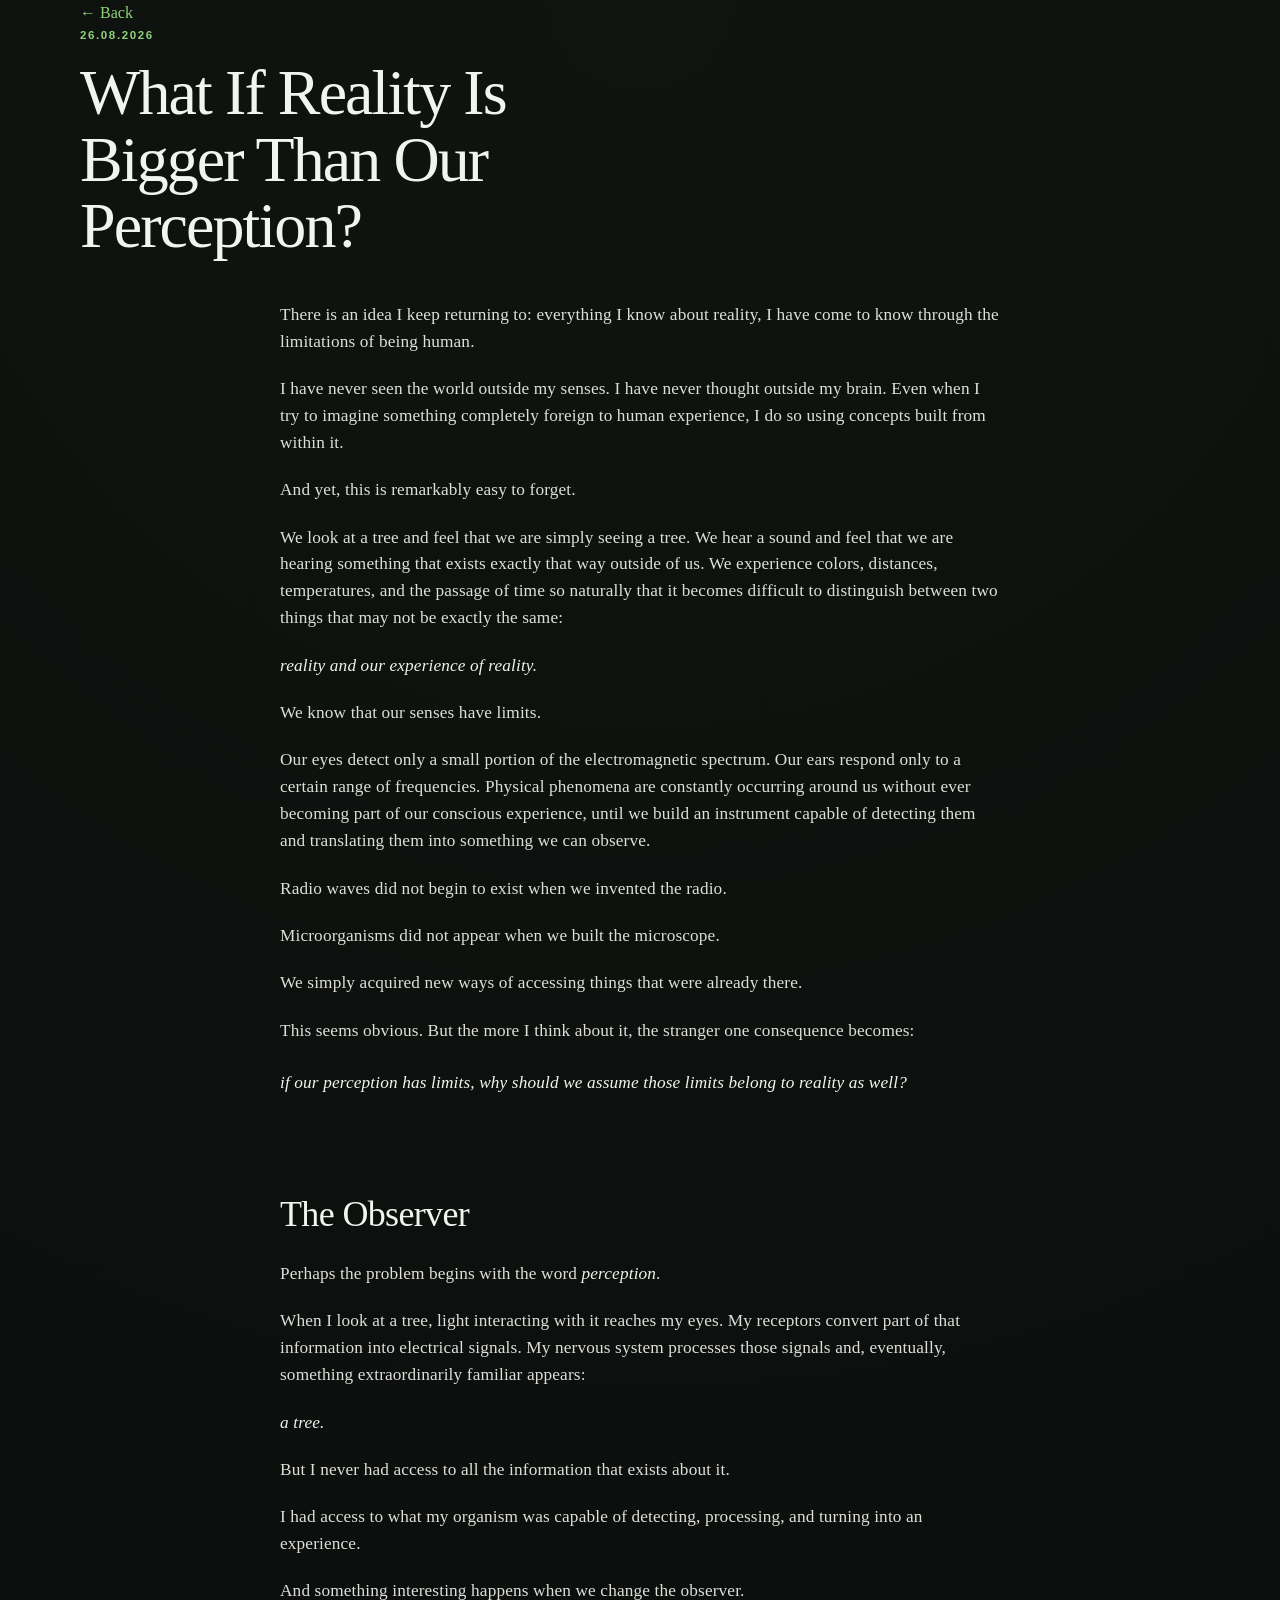
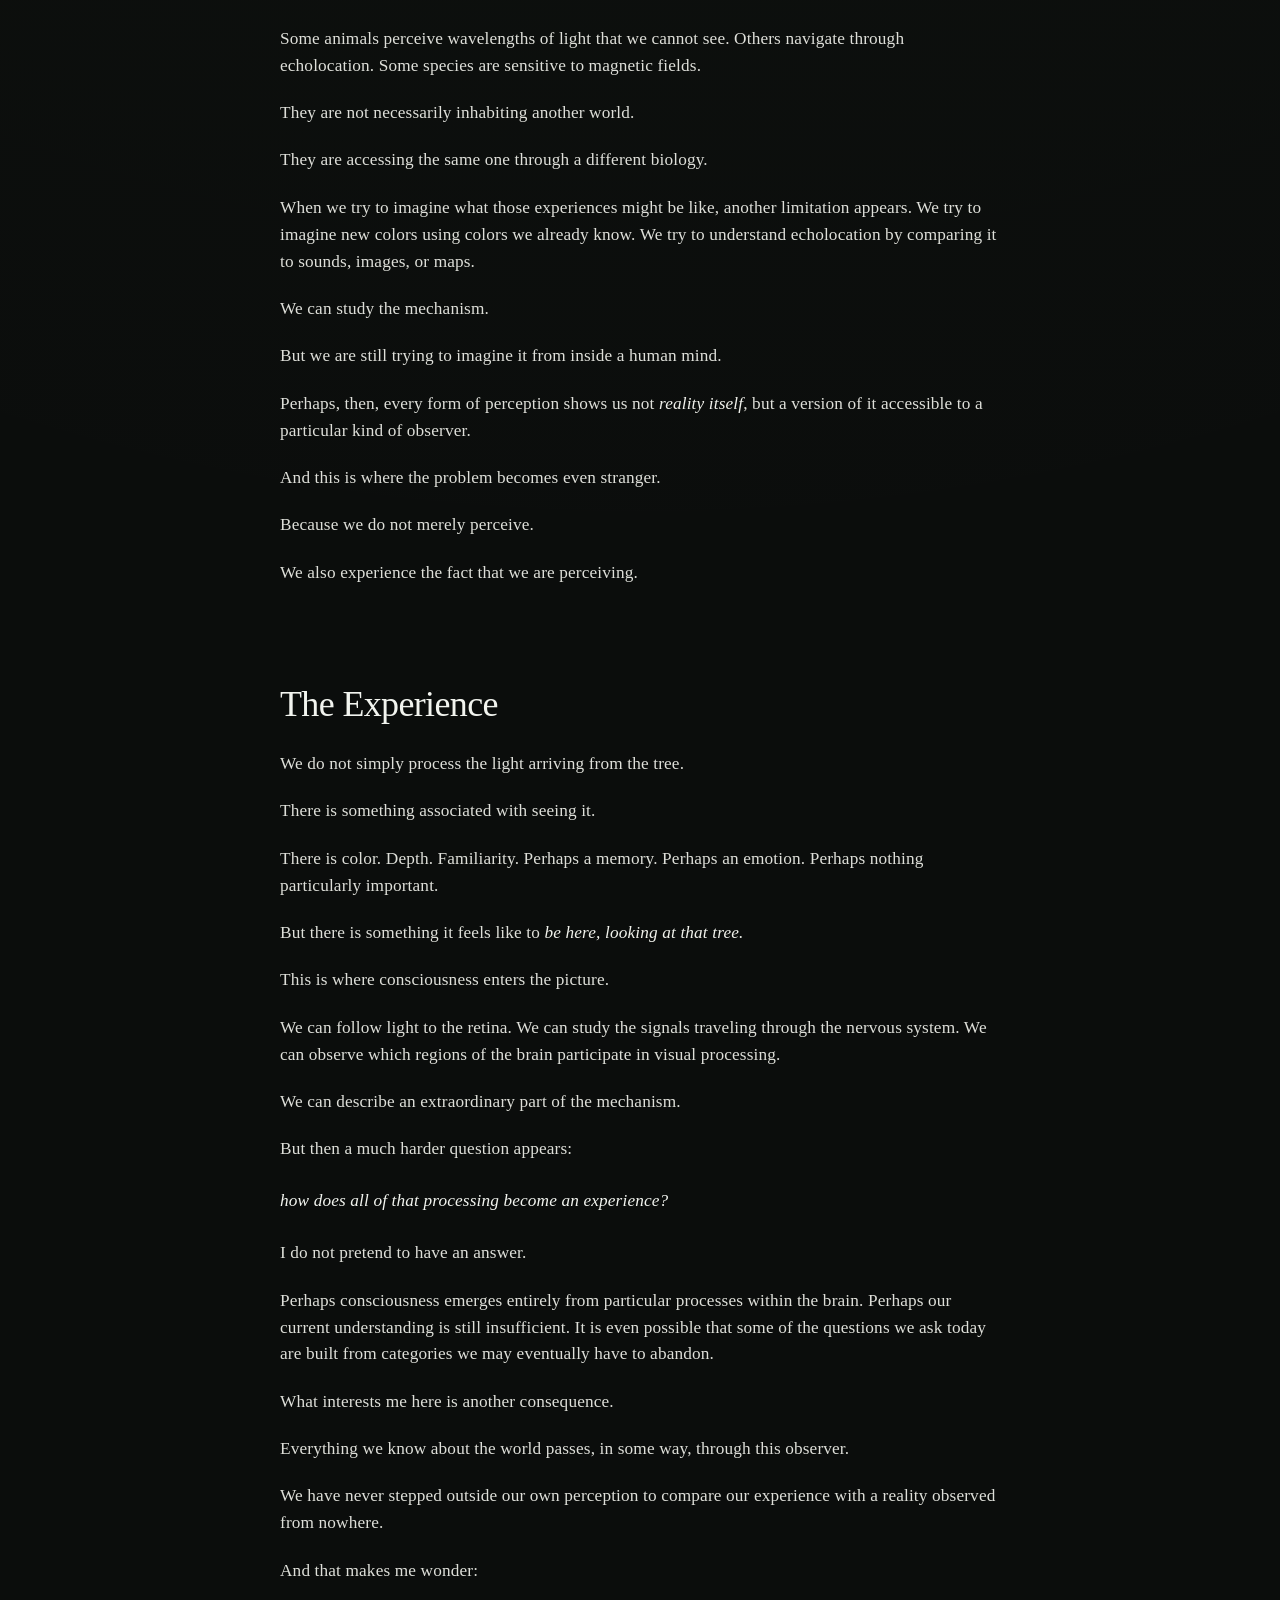
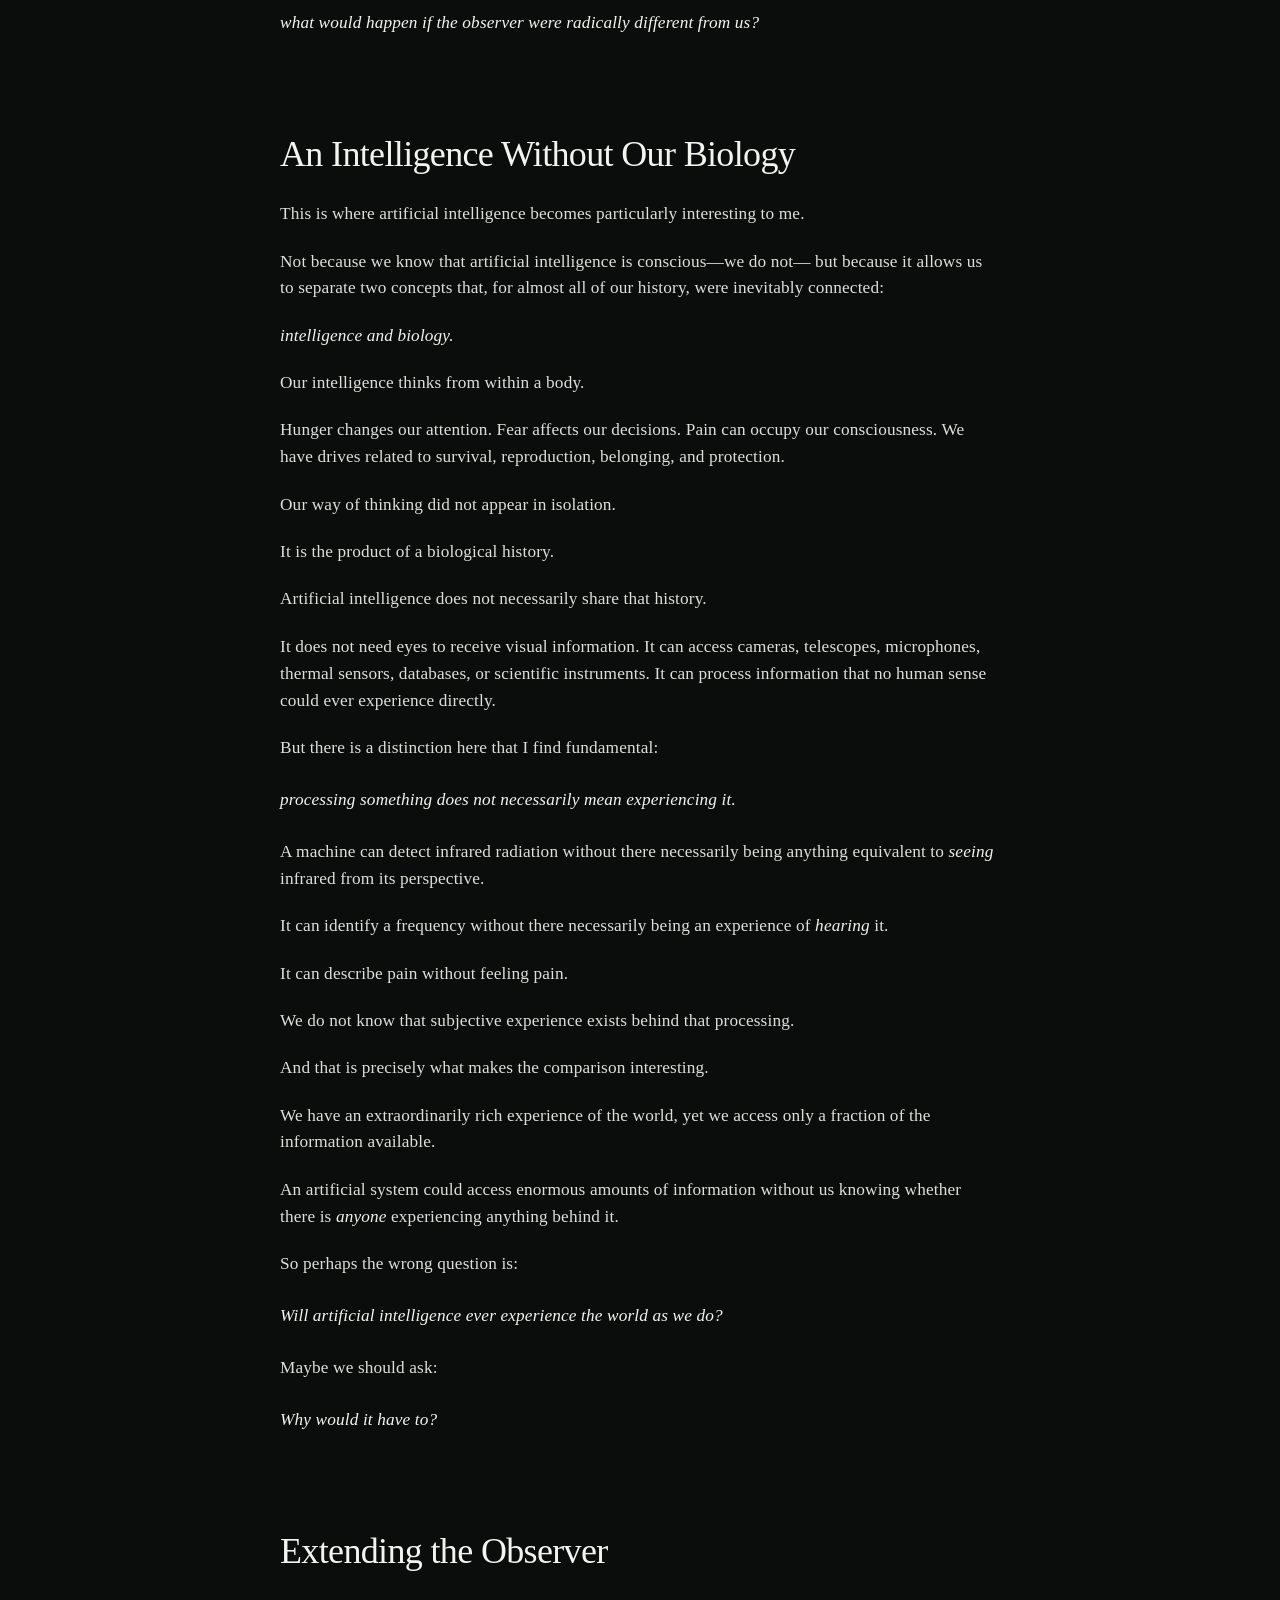
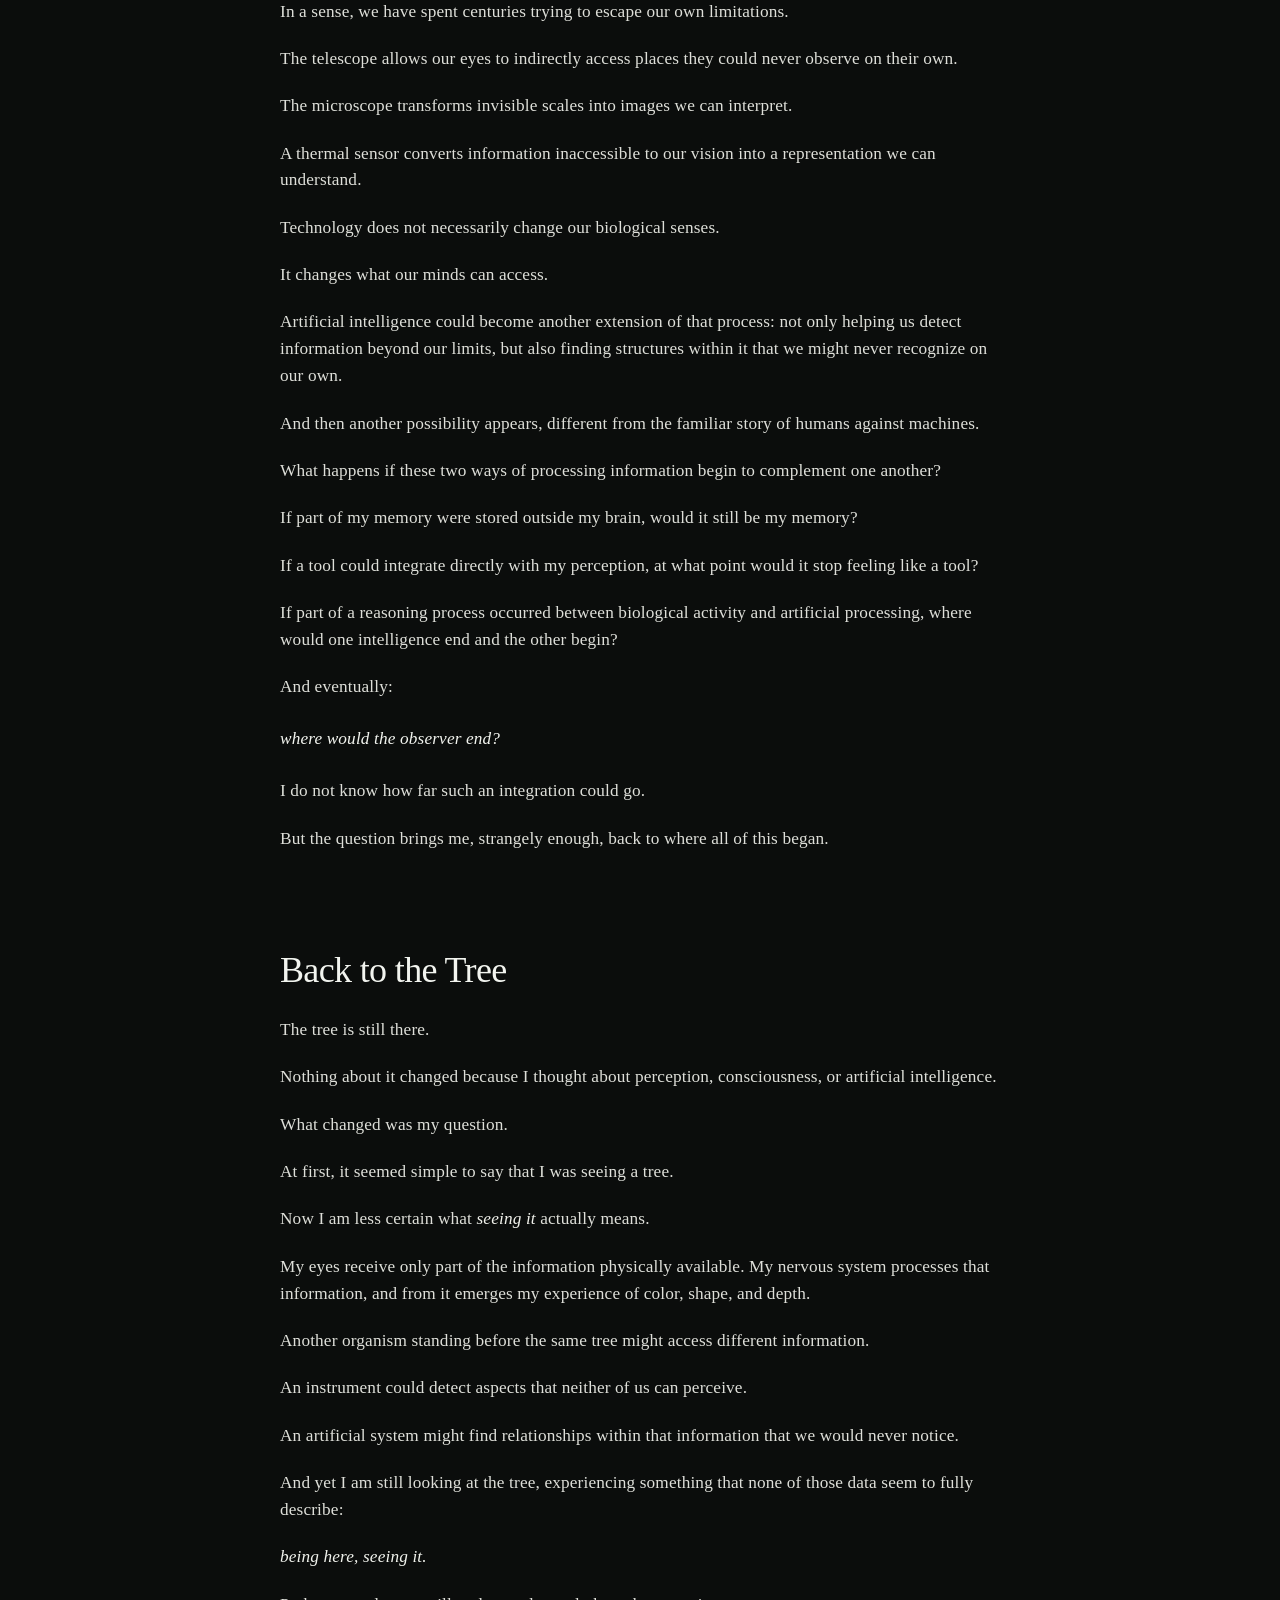
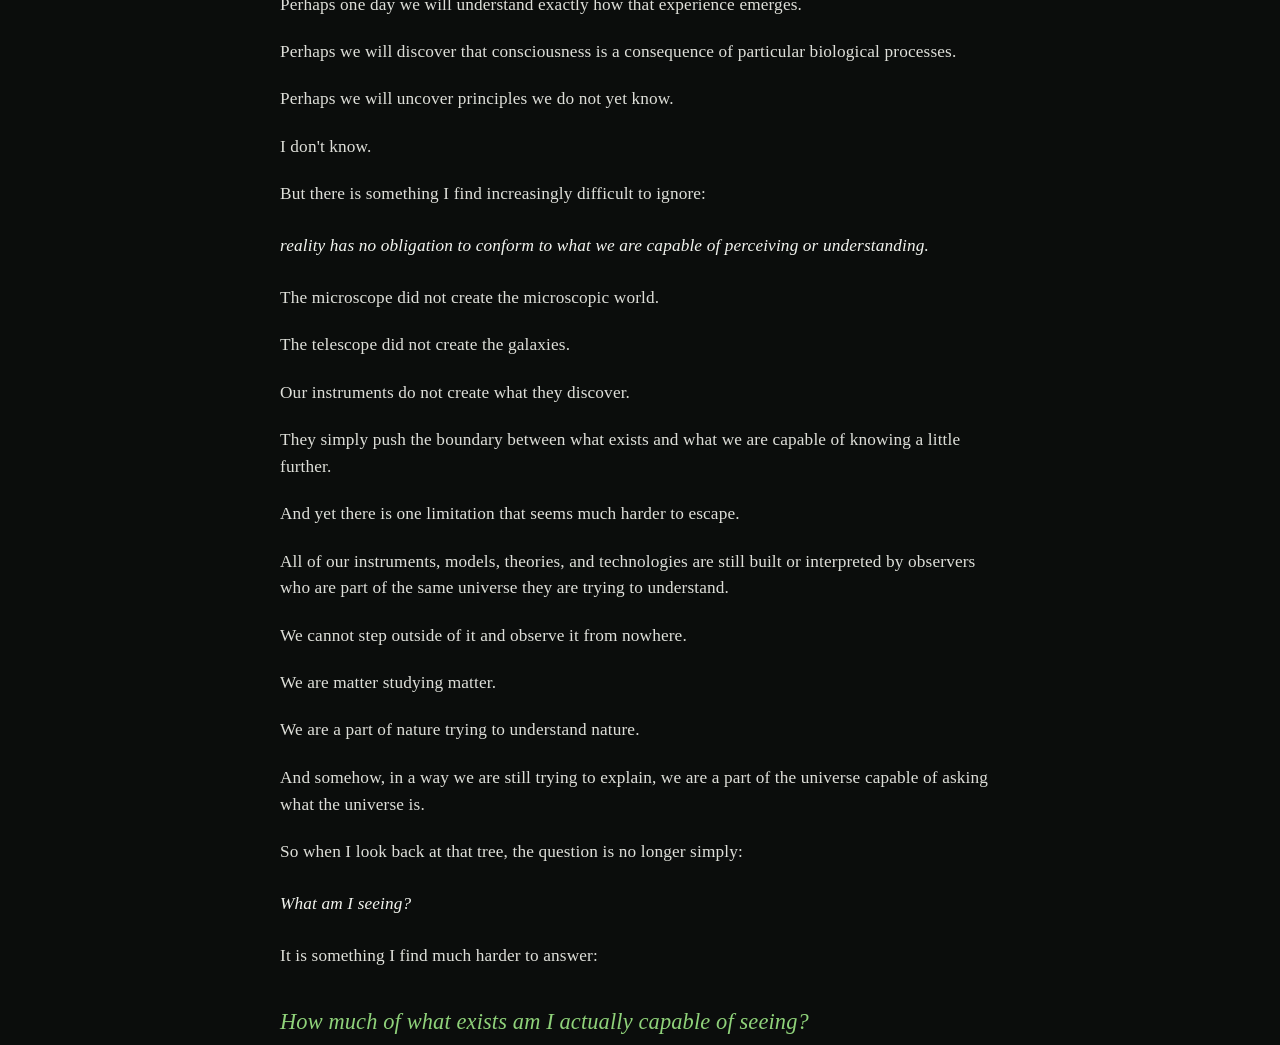
<file: thougths/reality-and-perception.html>
<!DOCTYPE html>
<html lang="en">

<head>
  <meta charset="UTF-8">
  <meta name="viewport" content="width=device-width, initial-scale=1.0">

  <title>What If Reality Is Bigger Than Our Perception? | Fernando Ramirez</title>

  <link rel="stylesheet" href="../style.css">
</head>

<body>

  <main class="article-page">

    <a class="back-link" href="../index.html">← Back</a>

    <article class="article">

      <header class="article-header">
        <p class="article-date">26.08.2026</p>

        <h1 class="article-title">
          What If Reality Is Bigger Than Our Perception?
        </h1>
      </header>

      <div class="article-content">

        <p>
          There is an idea I keep returning to: everything I know about reality,
          I have come to know through the limitations of being human.
        </p>

        <p>
          I have never seen the world outside my senses. I have never thought
          outside my brain. Even when I try to imagine something completely
          foreign to human experience, I do so using concepts built from within it.
        </p>

        <p>
          And yet, this is remarkably easy to forget.
        </p>

        <p>
          We look at a tree and feel that we are simply seeing a tree. We hear
          a sound and feel that we are hearing something that exists exactly
          that way outside of us. We experience colors, distances, temperatures,
          and the passage of time so naturally that it becomes difficult to
          distinguish between two things that may not be exactly the same:
        </p>

        <p class="emphasis">
          reality and our experience of reality.
        </p>

        <p>
          We know that our senses have limits.
        </p>

        <p>
          Our eyes detect only a small portion of the electromagnetic spectrum.
          Our ears respond only to a certain range of frequencies. Physical
          phenomena are constantly occurring around us without ever becoming
          part of our conscious experience, until we build an instrument capable
          of detecting them and translating them into something we can observe.
        </p>

        <p>
          Radio waves did not begin to exist when we invented the radio.
        </p>

        <p>
          Microorganisms did not appear when we built the microscope.
        </p>

        <p>
          We simply acquired new ways of accessing things that were already there.
        </p>

        <p>
          This seems obvious. But the more I think about it, the stranger one
          consequence becomes:
        </p>

        <p class="question">
          if our perception has limits, why should we assume those limits belong
          to reality as well?
        </p>

        <h2>The Observer</h2>

        <p>
          Perhaps the problem begins with the word <em>perception</em>.
        </p>

        <p>
          When I look at a tree, light interacting with it reaches my eyes.
          My receptors convert part of that information into electrical signals.
          My nervous system processes those signals and, eventually, something
          extraordinarily familiar appears:
        </p>

        <p class="emphasis">
          a tree.
        </p>

        <p>
          But I never had access to all the information that exists about it.
        </p>

        <p>
          I had access to what my organism was capable of detecting, processing,
          and turning into an experience.
        </p>

        <p>
          And something interesting happens when we change the observer.
        </p>

        <p>
          Some animals perceive wavelengths of light that we cannot see.
          Others navigate through echolocation. Some species are sensitive
          to magnetic fields.
        </p>

        <p>
          They are not necessarily inhabiting another world.
        </p>

        <p>
          They are accessing the same one through a different biology.
        </p>

        <p>
          When we try to imagine what those experiences might be like, another
          limitation appears. We try to imagine new colors using colors we already
          know. We try to understand echolocation by comparing it to sounds,
          images, or maps.
        </p>

        <p>
          We can study the mechanism.
        </p>

        <p>
          But we are still trying to imagine it from inside a human mind.
        </p>

        <p>
          Perhaps, then, every form of perception shows us not
          <em>reality itself</em>, but a version of it accessible to a particular
          kind of observer.
        </p>

        <p>
          And this is where the problem becomes even stranger.
        </p>

        <p>
          Because we do not merely perceive.
        </p>

        <p>
          We also experience the fact that we are perceiving.
        </p>

        <h2>The Experience</h2>

        <p>
          We do not simply process the light arriving from the tree.
        </p>

        <p>
          There is something associated with seeing it.
        </p>

        <p>
          There is color. Depth. Familiarity. Perhaps a memory. Perhaps an emotion.
          Perhaps nothing particularly important.
        </p>

        <p>
          But there is something it feels like to
          <em>be here, looking at that tree.</em>
        </p>

        <p>
          This is where consciousness enters the picture.
        </p>

        <p>
          We can follow light to the retina. We can study the signals traveling
          through the nervous system. We can observe which regions of the brain
          participate in visual processing.
        </p>

        <p>
          We can describe an extraordinary part of the mechanism.
        </p>

        <p>
          But then a much harder question appears:
        </p>

        <p class="question">
          how does all of that processing become an experience?
        </p>

        <p>
          I do not pretend to have an answer.
        </p>

        <p>
          Perhaps consciousness emerges entirely from particular processes within
          the brain. Perhaps our current understanding is still insufficient.
          It is even possible that some of the questions we ask today are built
          from categories we may eventually have to abandon.
        </p>

        <p>
          What interests me here is another consequence.
        </p>

        <p>
          Everything we know about the world passes, in some way, through this observer.
        </p>

        <p>
          We have never stepped outside our own perception to compare our
          experience with a reality observed from nowhere.
        </p>

        <p>
          And that makes me wonder:
        </p>

        <p class="question">
          what would happen if the observer were radically different from us?
        </p>

        <h2>An Intelligence Without Our Biology</h2>

        <p>
          This is where artificial intelligence becomes particularly interesting to me.
        </p>

        <p>
          Not because we know that artificial intelligence is conscious—we do not—
          but because it allows us to separate two concepts that, for almost all
          of our history, were inevitably connected:
        </p>

        <p class="emphasis">
          intelligence and biology.
        </p>

        <p>
          Our intelligence thinks from within a body.
        </p>

        <p>
          Hunger changes our attention. Fear affects our decisions. Pain can occupy
          our consciousness. We have drives related to survival, reproduction,
          belonging, and protection.
        </p>

        <p>
          Our way of thinking did not appear in isolation.
        </p>

        <p>
          It is the product of a biological history.
        </p>

        <p>
          Artificial intelligence does not necessarily share that history.
        </p>

        <p>
          It does not need eyes to receive visual information. It can access cameras,
          telescopes, microphones, thermal sensors, databases, or scientific instruments.
          It can process information that no human sense could ever experience directly.
        </p>

        <p>
          But there is a distinction here that I find fundamental:
        </p>

        <p class="question">
          processing something does not necessarily mean experiencing it.
        </p>

        <p>
          A machine can detect infrared radiation without there necessarily being
          anything equivalent to <em>seeing</em> infrared from its perspective.
        </p>

        <p>
          It can identify a frequency without there necessarily being an experience
          of <em>hearing</em> it.
        </p>

        <p>
          It can describe pain without feeling pain.
        </p>

        <p>
          We do not know that subjective experience exists behind that processing.
        </p>

        <p>
          And that is precisely what makes the comparison interesting.
        </p>

        <p>
          We have an extraordinarily rich experience of the world, yet we access
          only a fraction of the information available.
        </p>

        <p>
          An artificial system could access enormous amounts of information
          without us knowing whether there is <em>anyone</em> experiencing anything behind it.
        </p>

        <p>
          So perhaps the wrong question is:
        </p>

        <p class="question">
          Will artificial intelligence ever experience the world as we do?
        </p>

        <p>
          Maybe we should ask:
        </p>

        <p class="question">
          Why would it have to?
        </p>

        <h2>Extending the Observer</h2>

        <p>
          In a sense, we have spent centuries trying to escape our own limitations.
        </p>

        <p>
          The telescope allows our eyes to indirectly access places they could never
          observe on their own.
        </p>

        <p>
          The microscope transforms invisible scales into images we can interpret.
        </p>

        <p>
          A thermal sensor converts information inaccessible to our vision into a
          representation we can understand.
        </p>

        <p>
          Technology does not necessarily change our biological senses.
        </p>

        <p>
          It changes what our minds can access.
        </p>

        <p>
          Artificial intelligence could become another extension of that process:
          not only helping us detect information beyond our limits, but also finding
          structures within it that we might never recognize on our own.
        </p>

        <p>
          And then another possibility appears, different from the familiar story
          of humans against machines.
        </p>

        <p>
          What happens if these two ways of processing information begin to complement
          one another?
        </p>

        <p>
          If part of my memory were stored outside my brain, would it still be my memory?
        </p>

        <p>
          If a tool could integrate directly with my perception, at what point would
          it stop feeling like a tool?
        </p>

        <p>
          If part of a reasoning process occurred between biological activity and
          artificial processing, where would one intelligence end and the other begin?
        </p>

        <p>
          And eventually:
        </p>

        <p class="question">
          where would the observer end?
        </p>

        <p>
          I do not know how far such an integration could go.
        </p>

        <p>
          But the question brings me, strangely enough, back to where all of this began.
        </p>

        <h2>Back to the Tree</h2>

        <p>
          The tree is still there.
        </p>

        <p>
          Nothing about it changed because I thought about perception,
          consciousness, or artificial intelligence.
        </p>

        <p>
          What changed was my question.
        </p>

        <p>
          At first, it seemed simple to say that I was seeing a tree.
        </p>

        <p>
          Now I am less certain what <em>seeing it</em> actually means.
        </p>

        <p>
          My eyes receive only part of the information physically available.
          My nervous system processes that information, and from it emerges my
          experience of color, shape, and depth.
        </p>

        <p>
          Another organism standing before the same tree might access different information.
        </p>

        <p>
          An instrument could detect aspects that neither of us can perceive.
        </p>

        <p>
          An artificial system might find relationships within that information
          that we would never notice.
        </p>

        <p>
          And yet I am still looking at the tree, experiencing something that none
          of those data seem to fully describe:
        </p>

        <p class="emphasis">
          being here, seeing it.
        </p>

        <p>
          Perhaps one day we will understand exactly how that experience emerges.
        </p>

        <p>
          Perhaps we will discover that consciousness is a consequence of particular
          biological processes.
        </p>

        <p>
          Perhaps we will uncover principles we do not yet know.
        </p>

        <p>
          I don't know.
        </p>

        <p>
          But there is something I find increasingly difficult to ignore:
        </p>

        <p class="question">
          reality has no obligation to conform to what we are capable of perceiving
          or understanding.
        </p>

        <p>
          The microscope did not create the microscopic world.
        </p>

        <p>
          The telescope did not create the galaxies.
        </p>

        <p>
          Our instruments do not create what they discover.
        </p>

        <p>
          They simply push the boundary between what exists and what we are capable
          of knowing a little further.
        </p>

        <p>
          And yet there is one limitation that seems much harder to escape.
        </p>

        <p>
          All of our instruments, models, theories, and technologies are still built
          or interpreted by observers who are part of the same universe they are
          trying to understand.
        </p>

        <p>
          We cannot step outside of it and observe it from nowhere.
        </p>

        <p>
          We are matter studying matter.
        </p>

        <p>
          We are a part of nature trying to understand nature.
        </p>

        <p>
          And somehow, in a way we are still trying to explain, we are a part of
          the universe capable of asking what the universe is.
        </p>

        <p>
          So when I look back at that tree, the question is no longer simply:
        </p>

        <p class="question">
          What am I seeing?
        </p>

        <p>
          It is something I find much harder to answer:
        </p>

        <p class="final-question">
          How much of what exists am I actually capable of seeing?
        </p>

      </div>

    </article>

  </main>

</body>

</html>
</file>
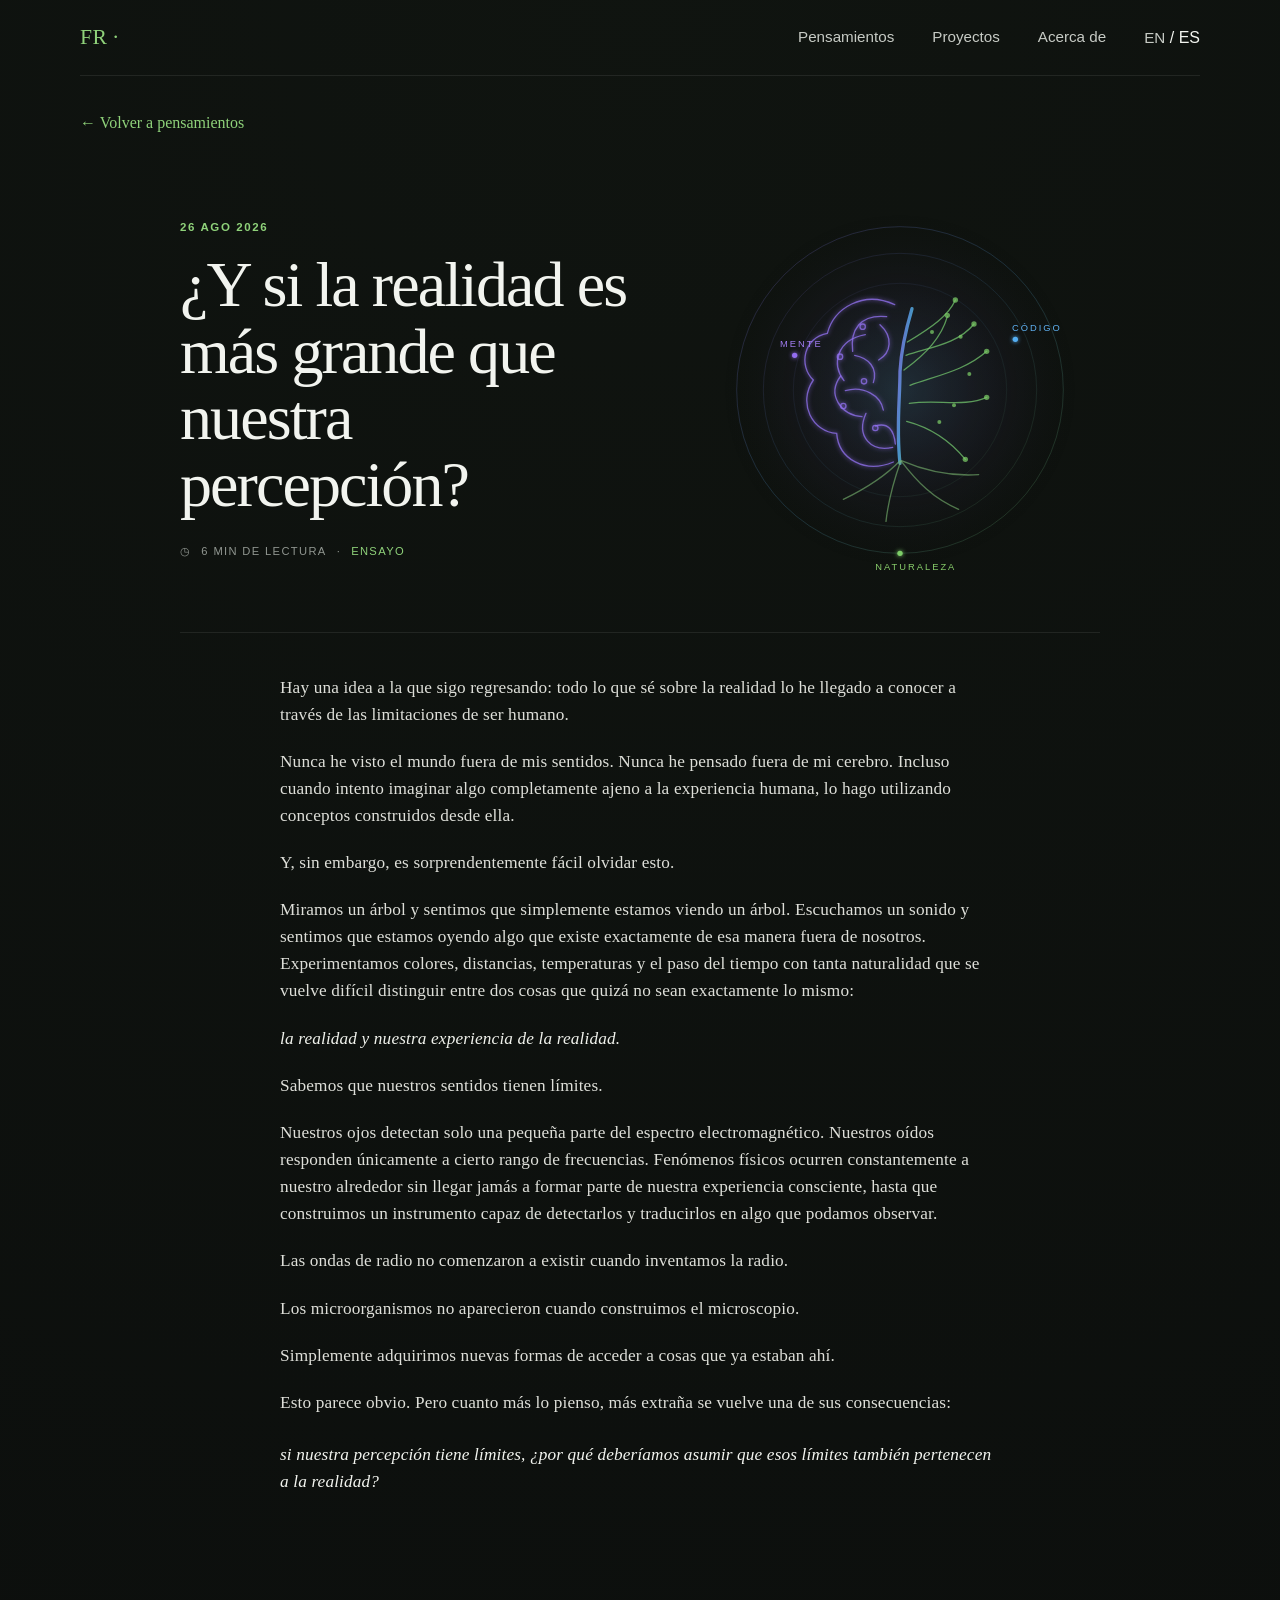
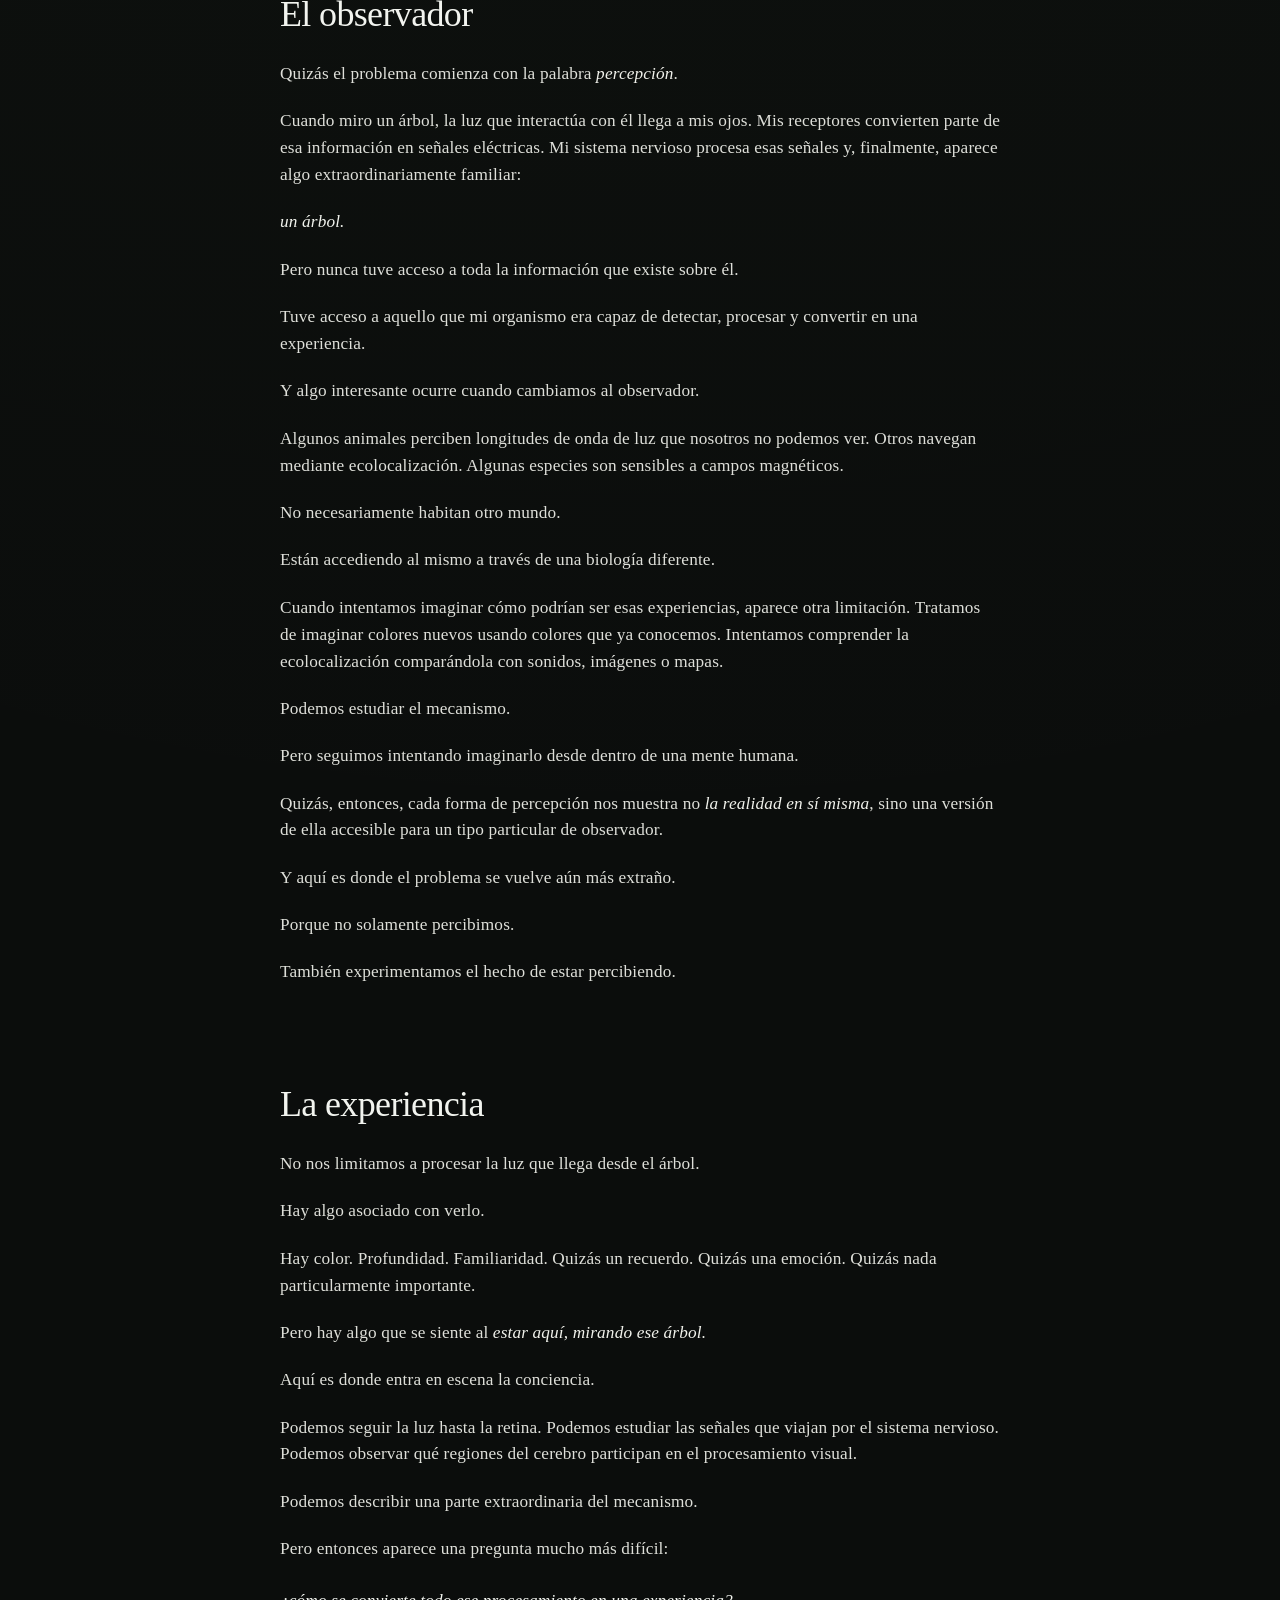
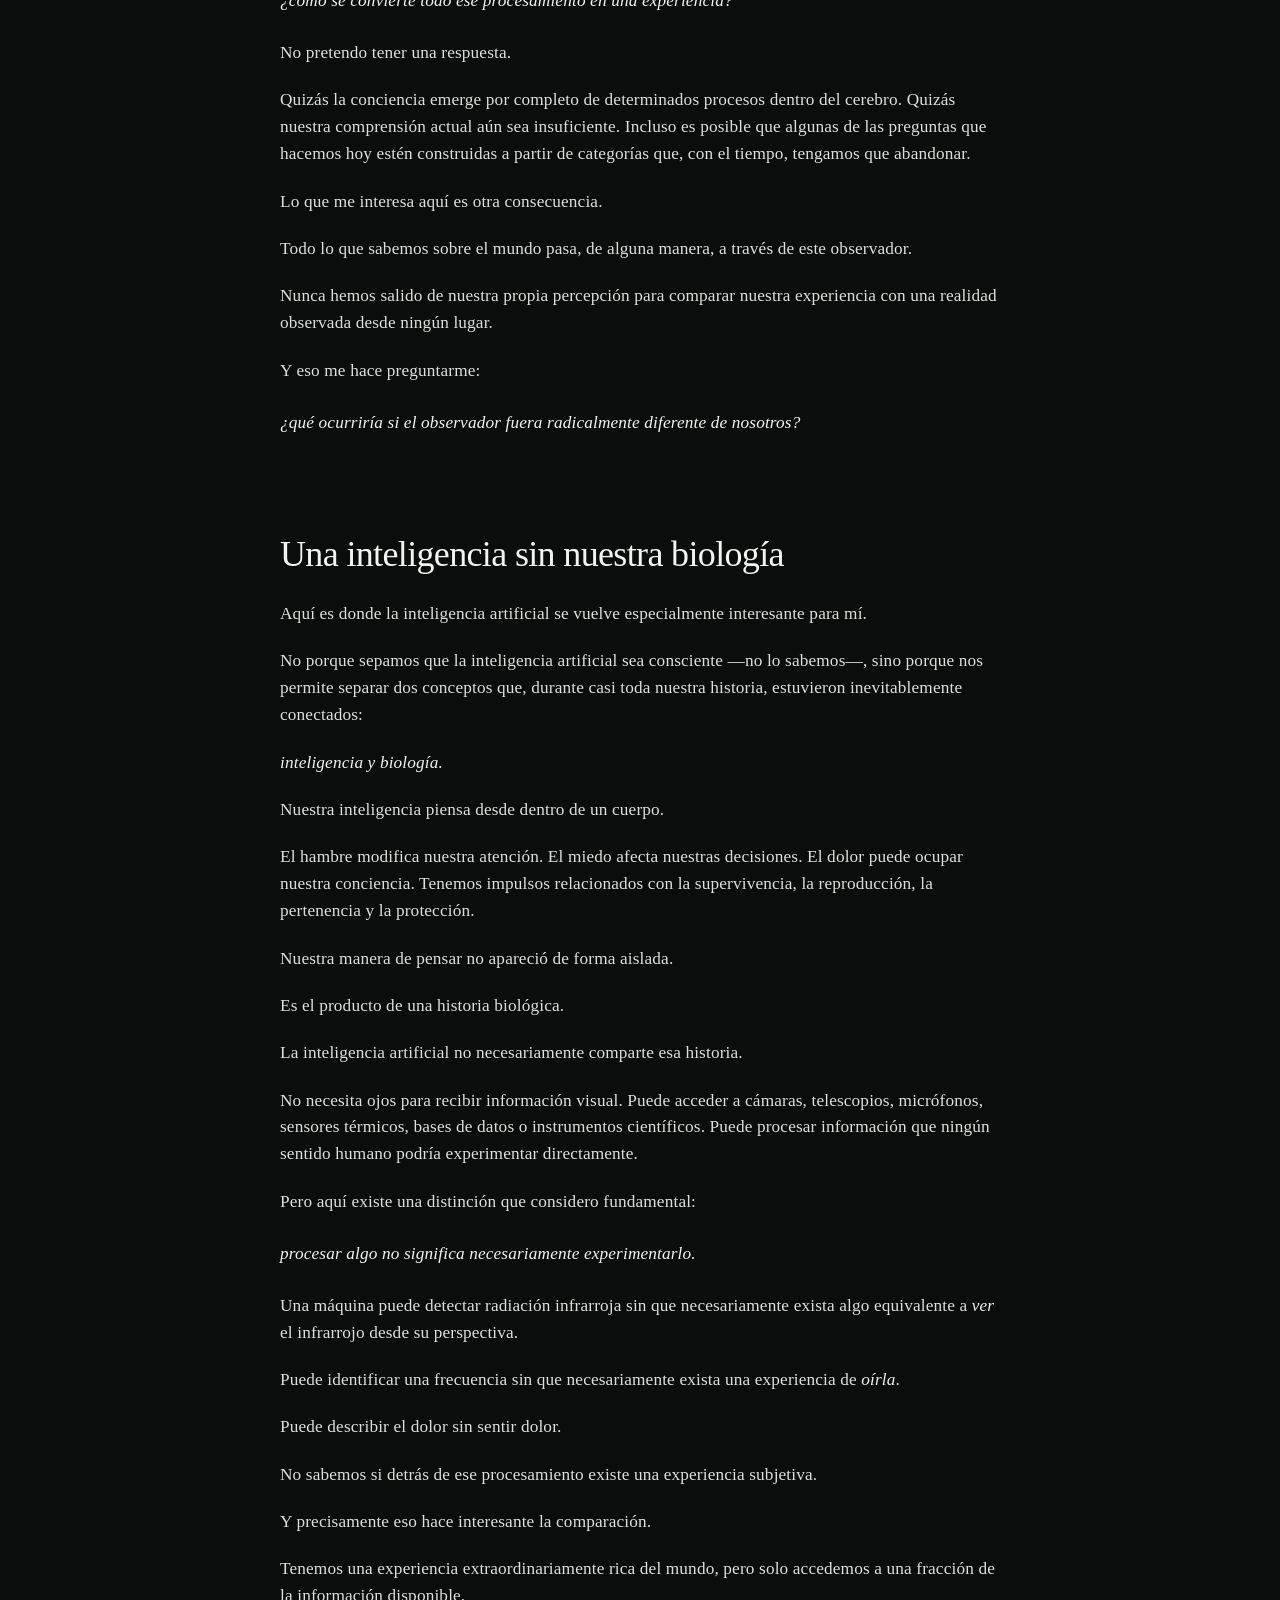
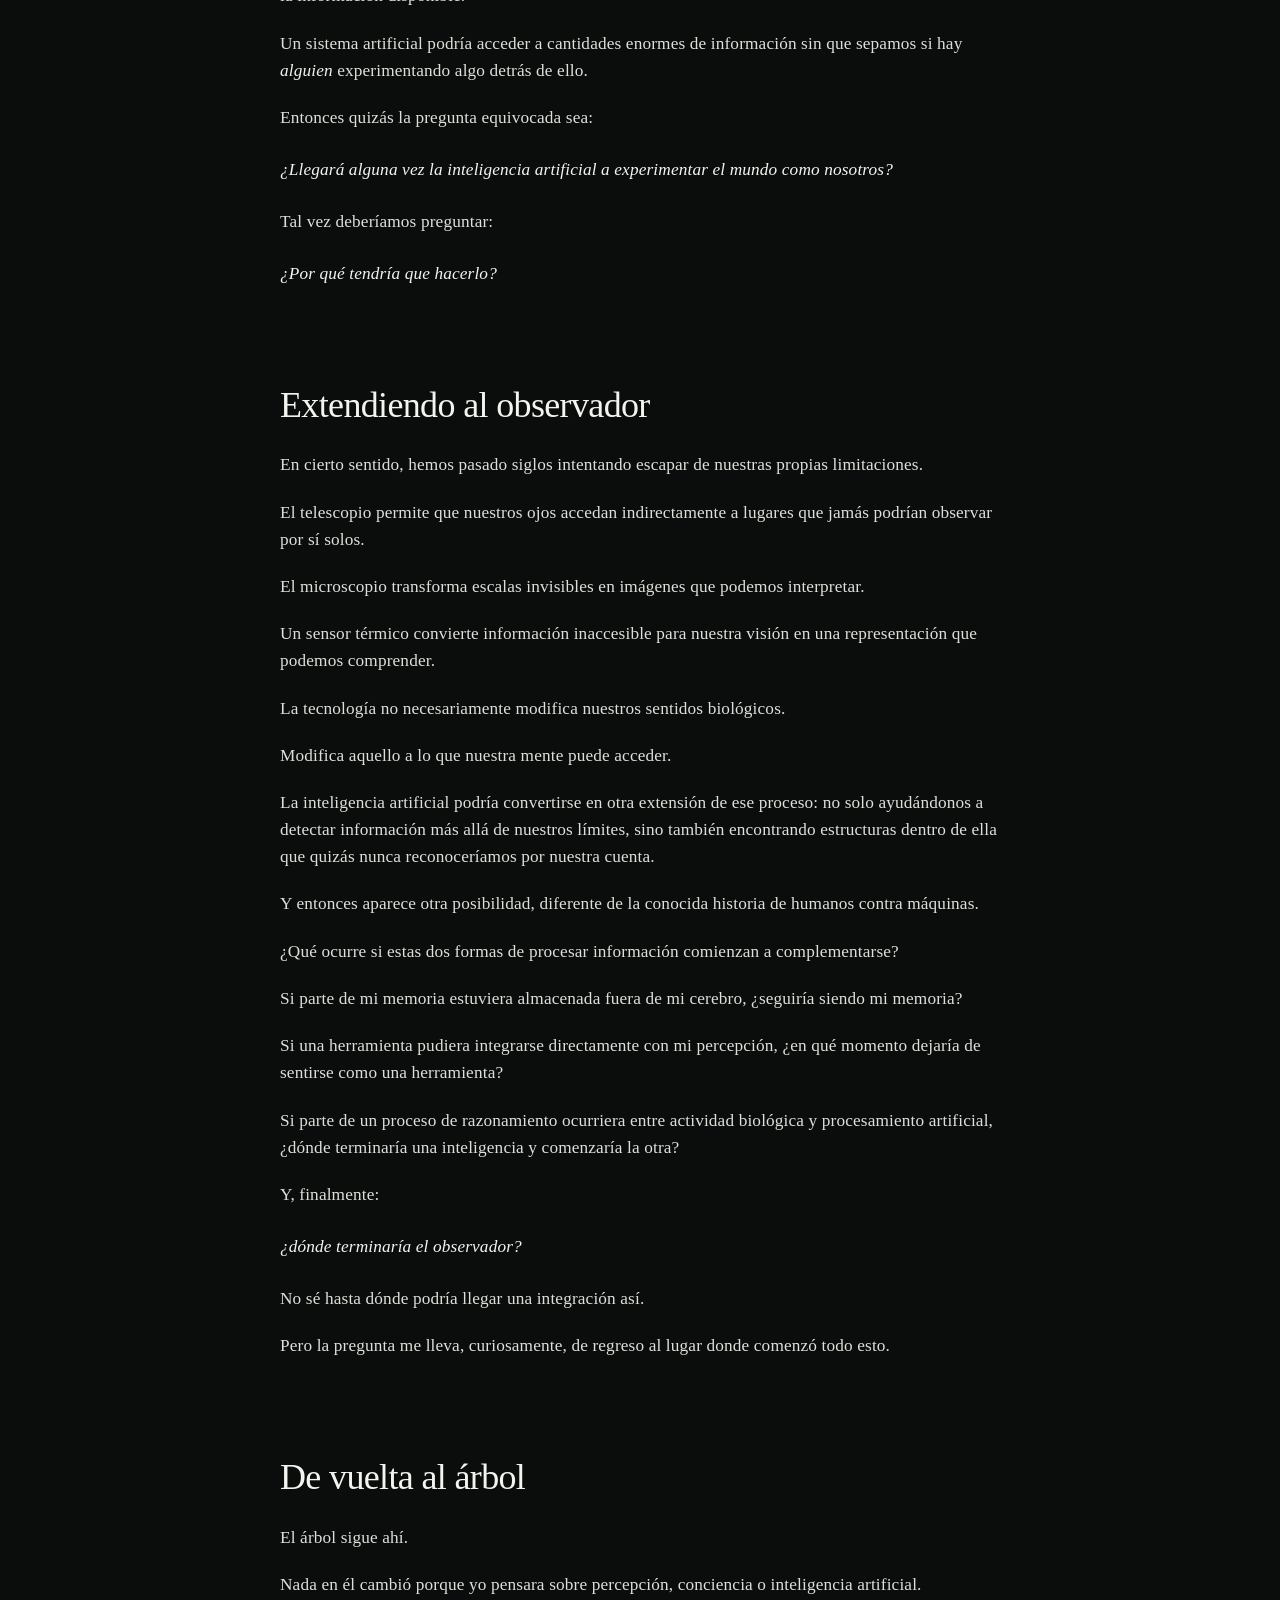
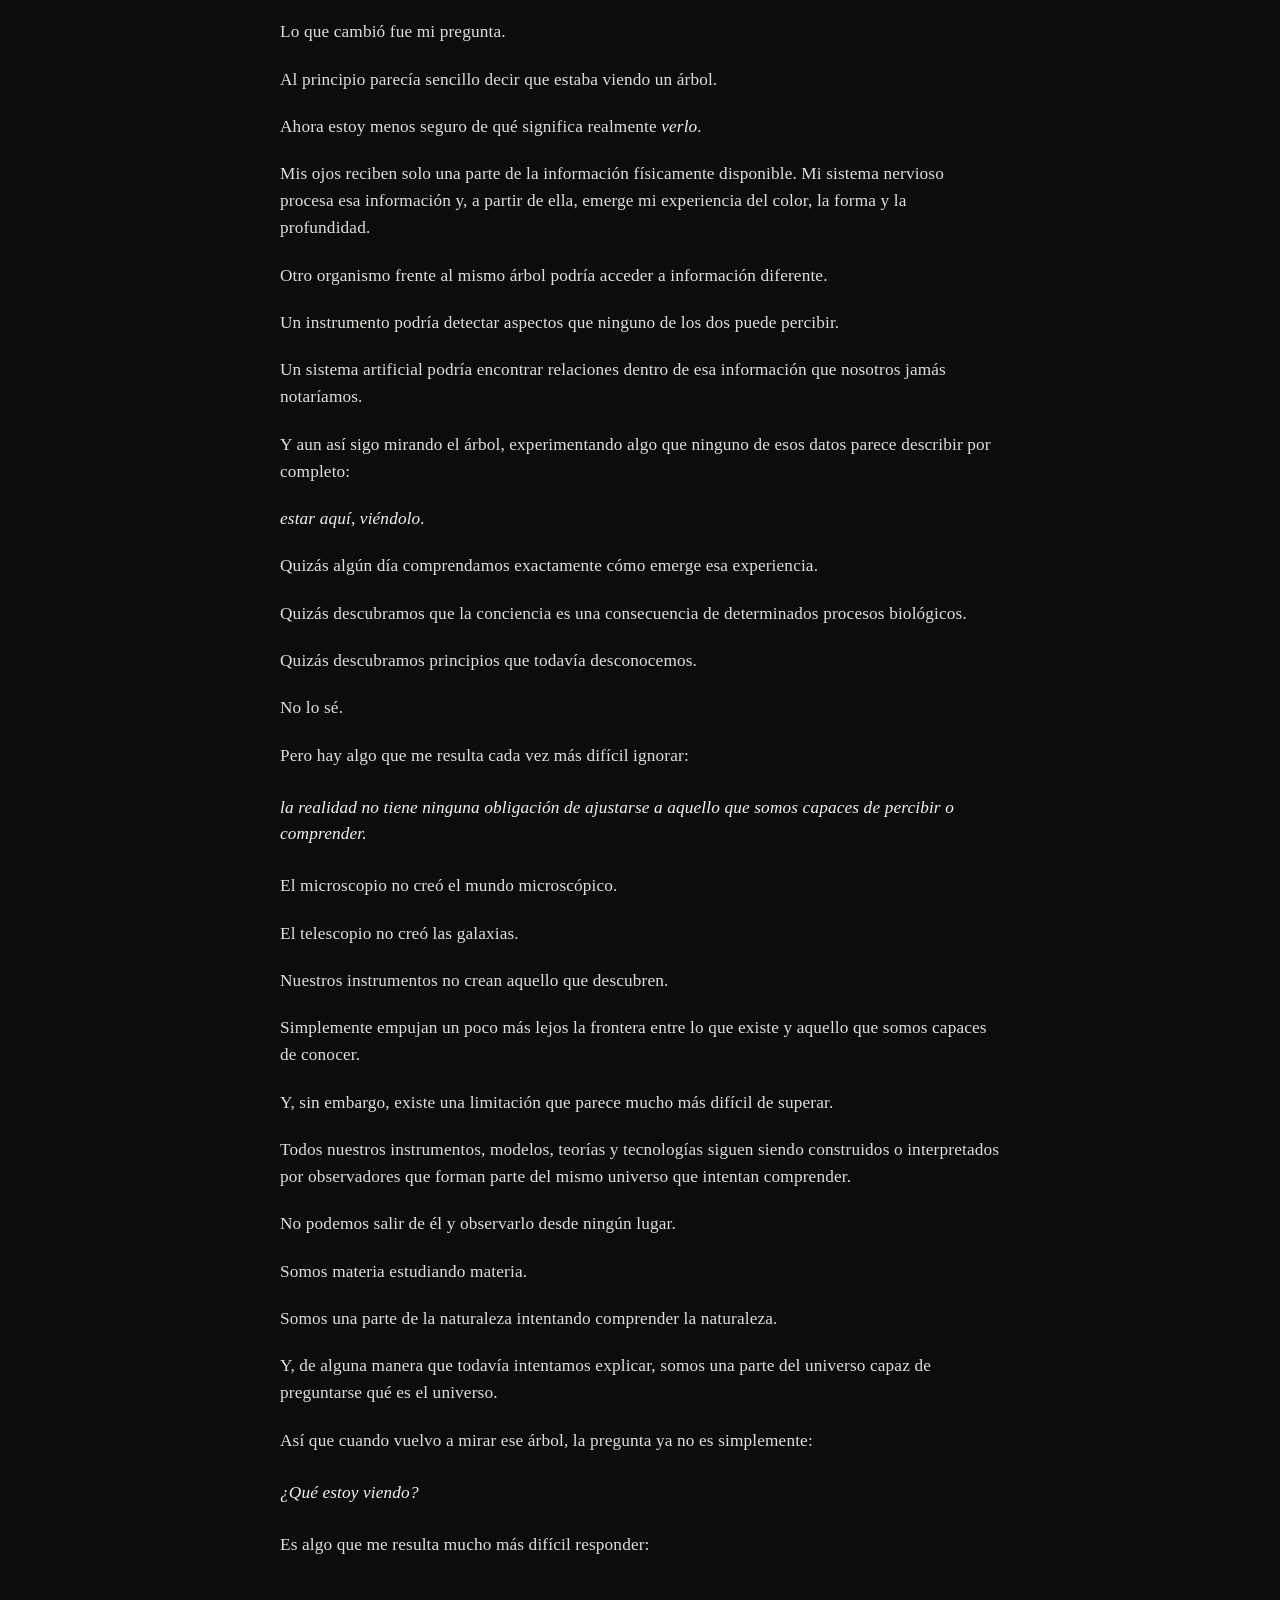
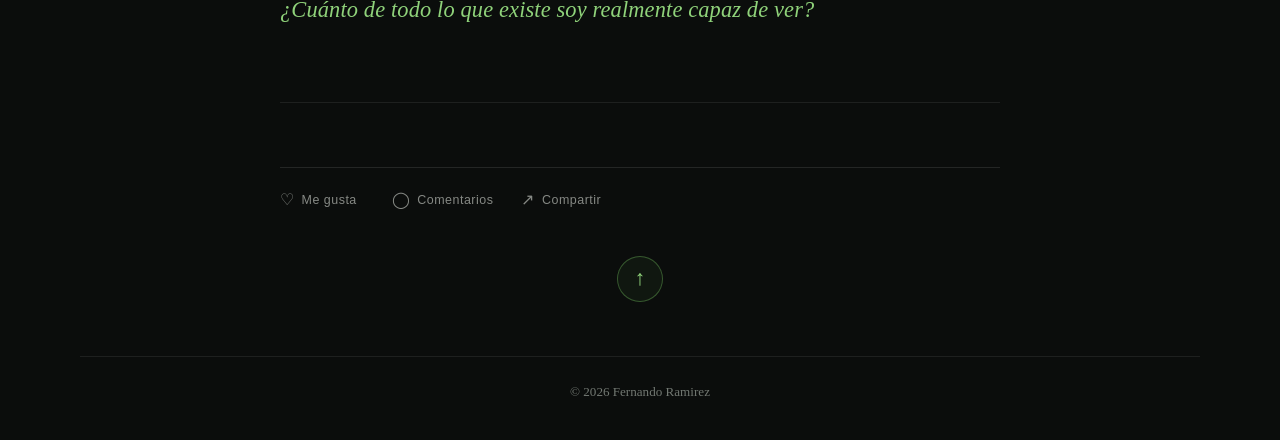
<file: es/thoughts/realidad-y-percepcion.html>
<!DOCTYPE html>
<html lang="es">

<head>
  <meta charset="UTF-8">
  <meta name="viewport" content="width=device-width, initial-scale=1.0">

  <title>¿Y si la realidad es más grande que nuestra percepción? | Fernando Ramirez</title>

  <!-- Language versions -->
  <link
    rel="alternate"
    hreflang="en"
    href="https://barboune.github.io/thoughts/reality-and-perception.html"
  >

  <link
    rel="alternate"
    hreflang="es"
    href="https://barboune.github.io/es/thoughts/realidad-y-percepcion.html"
  >

  <!-- Social sharing preview -->
  <meta
    name="description"
    content="Una exploración sobre la percepción, la realidad y los límites de la experiencia humana."
  >

  <meta property="og:type" content="article">

  <meta
    property="og:title"
    content="¿Y si la realidad es más grande que nuestra percepción?"
  >

  <meta
    property="og:description"
    content="Explorando los límites de nuestra percepción, la naturaleza de la realidad y nuestro lugar dentro de ella."
  >

  <meta
    property="og:url"
    content="https://barboune.github.io/es/thoughts/realidad-y-percepcion.html"
  >

  <meta
    property="og:image"
    content="https://barboune.github.io/images/6bf41944-ed0e-46e0-a6f7-93210b1264c5.jpg"
  >

  <meta name="twitter:card" content="summary_large_image">

  <meta
    name="twitter:title"
    content="¿Y si la realidad es más grande que nuestra percepción?"
  >

  <meta
    name="twitter:description"
    content="Explorando los límites de nuestra percepción, la naturaleza de la realidad y nuestro lugar dentro de ella."
  >

  <meta
    name="twitter:image"
    content="https://barboune.github.io/images/6bf41944-ed0e-46e0-a6f7-93210b1264c5.jpg"
  >

  <link rel="stylesheet" href="../../style.css">
</head>

<body>

  <main class="article-page">

    <!-- TOP NAVIGATION -->

    <header class="article-topbar">

      <a href="../index.html" class="brand">FR ·</a>

     <nav class="top-nav">
  <a href="../index.html#thoughts">Pensamientos</a>
  <a href="../index.html#projects">Proyectos</a>
  <a href="../index.html#about">Acerca de</a>

  <span class="language-switch">
    <a href="../../thoughts/reality-and-perception.html">EN</a>
    <span class="language-divider">/</span>
    <span class="language-active">ES</span>
  </span>
</nav>

    </header>


    <!-- BACK -->

    <div class="article-back-wrap">

      <a class="back-link" href="../index.html#thoughts">
        ← Volver a pensamientos
      </a>

    </div>


    <!-- ARTICLE HERO -->

    <header class="article-hero">

      <div class="article-hero-copy">

        <p class="article-date">
          26 AGO 2026
        </p>

        <h1 class="article-title">
          ¿Y si la realidad es más grande que nuestra percepción?
        </h1>

        <div class="article-meta">
          <span>◷</span>
          <span>6 MIN DE LECTURA</span>
          <span>·</span>
          <span class="article-type">ENSAYO</span>
        </div>

      </div>


      <!-- IDENTITY SYMBOL -->

      <div class="article-symbol" aria-hidden="true">

        <svg
          class="identity-symbol"
          viewBox="0 0 600 600"
          xmlns="http://www.w3.org/2000/svg"
        >

          <defs>

            <linearGradient
              id="articleIdentityGradient"
              x1="0%"
              y1="0%"
              x2="100%"
              y2="100%"
            >
              <stop offset="0%" stop-color="#a56cff"/>
              <stop offset="48%" stop-color="#59b7ff"/>
              <stop offset="100%" stop-color="#7fd35b"/>
            </linearGradient>

            <radialGradient id="articleIdentityGlow">
              <stop
                offset="0%"
                stop-color="#75b7ff"
                stop-opacity="0.18"
              />

              <stop
                offset="60%"
                stop-color="#7358c7"
                stop-opacity="0.05"
              />

              <stop
                offset="100%"
                stop-color="#000000"
                stop-opacity="0"
              />
            </radialGradient>

            <filter id="articleSoftGlow">
              <feGaussianBlur stdDeviation="3" result="blur"/>

              <feMerge>
                <feMergeNode in="blur"/>
                <feMergeNode in="SourceGraphic"/>
              </feMerge>
            </filter>

          </defs>


          <!-- atmospheric glow -->

          <circle
            cx="300"
            cy="300"
            r="275"
            fill="url(#articleIdentityGlow)"
          />


          <!-- orbital system -->

          <circle
            cx="300"
            cy="300"
            r="245"
            fill="none"
            stroke="url(#articleIdentityGradient)"
            stroke-opacity="0.28"
            stroke-width="1"
          />

          <circle
            cx="300"
            cy="300"
            r="205"
            fill="none"
            stroke="url(#articleIdentityGradient)"
            stroke-opacity="0.18"
            stroke-width="1"
          />

          <circle
            cx="300"
            cy="300"
            r="160"
            fill="none"
            stroke="url(#articleIdentityGradient)"
            stroke-opacity="0.12"
            stroke-width="1"
          />


          <!-- neural hemisphere -->

          <g
            fill="none"
            stroke="#9b78ff"
            stroke-width="2"
            stroke-linecap="round"
            stroke-opacity="0.75"
            filter="url(#articleSoftGlow)"
          >

            <path
              d="M292 172
                 C245 150 201 177 191 215
                 C156 221 147 263 170 285
                 C146 320 169 363 205 365
                 C208 404 248 426 290 408"
            />

            <path d="M280 190 C240 186 225 210 229 242"/>
            <path d="M248 217 C205 225 197 261 216 286"/>
            <path d="M211 279 C190 307 211 337 243 340"/>
            <path d="M249 335 C233 371 258 393 289 386"/>

            <path d="M270 202 C290 220 287 244 268 255"/>
            <path d="M232 248 C253 252 267 267 260 289"/>
            <path d="M218 301 C245 293 271 308 275 330"/>
            <path d="M263 354 C282 348 291 360 293 381"/>

            <circle cx="244" cy="205" r="4"/>
            <circle cx="210" cy="250" r="4"/>
            <circle cx="246" cy="287" r="4"/>
            <circle cx="215" cy="324" r="4"/>
            <circle cx="263" cy="357" r="4"/>

          </g>


          <!-- trunk -->

          <path
            d="M300 410
               C294 355 300 316 300 272
               C302 235 310 205 318 178"
            fill="none"
            stroke="url(#articleIdentityGradient)"
            stroke-width="5"
            stroke-linecap="round"
            opacity="0.8"
          />


          <!-- branches -->

          <g
            fill="none"
            stroke="#79cf72"
            stroke-width="2"
            stroke-linecap="round"
            stroke-opacity="0.75"
          >

            <path d="M306 270 C340 245 362 221 371 190"/>
            <path d="M309 248 C344 236 387 231 411 201"/>
            <path d="M311 228 C348 206 373 188 383 165"/>
            <path d="M315 293 C357 278 399 270 430 242"/>
            <path d="M314 320 C357 314 397 326 430 311"/>
            <path d="M310 347 C348 357 375 376 398 404"/>

          </g>


          <!-- leaves -->

          <g fill="#83d86d" opacity="0.72">

            <circle cx="371" cy="188" r="4"/>
            <circle cx="411" cy="201" r="4"/>
            <circle cx="383" cy="165" r="4"/>
            <circle cx="430" cy="242" r="4"/>
            <circle cx="430" cy="311" r="4"/>
            <circle cx="398" cy="404" r="4"/>

            <circle cx="348" cy="213" r="3"/>
            <circle cx="391" cy="220" r="3"/>
            <circle cx="404" cy="276" r="3"/>
            <circle cx="381" cy="323" r="3"/>
            <circle cx="359" cy="348" r="3"/>

          </g>


          <!-- roots -->

          <g
            fill="none"
            stroke="#7fbd75"
            stroke-width="2"
            stroke-opacity="0.62"
            stroke-linecap="round"
          >

            <path d="M300 406 C277 430 248 448 215 464"/>
            <path d="M301 407 C288 444 282 470 279 497"/>
            <path d="M302 407 C326 438 350 463 388 479"/>
            <path d="M302 406 C337 421 374 430 418 427"/>

          </g>


          <!-- nodes -->

          <g filter="url(#articleSoftGlow)">

            <circle cx="142" cy="248" r="4" fill="#9c72ff"/>
            <circle cx="473" cy="224" r="4" fill="#59b7ff"/>
            <circle cx="300" cy="545" r="4" fill="#83d86d"/>

          </g>


          <!-- labels -->

          <text
            x="120"
            y="235"
            fill="#aa83ff"
            font-size="14"
            letter-spacing="3"
          >
            MENTE
          </text>

          <text
            x="468"
            y="212"
            fill="#64baff"
            font-size="14"
            letter-spacing="3"
          >
            CÓDIGO
          </text>

          <text
            x="263"
            y="570"
            fill="#8ed76f"
            font-size="14"
            letter-spacing="3"
          >
            NATURALEZA
          </text>

        </svg>

      </div>

    </header>


    <!-- ARTICLE -->

    <article class="article">

      <div class="article-content">

        <p>
          Hay una idea a la que sigo regresando: todo lo que sé sobre la realidad
          lo he llegado a conocer a través de las limitaciones de ser humano.
        </p>

        <p>
          Nunca he visto el mundo fuera de mis sentidos. Nunca he pensado fuera
          de mi cerebro. Incluso cuando intento imaginar algo completamente ajeno
          a la experiencia humana, lo hago utilizando conceptos construidos desde ella.
        </p>

        <p>
          Y, sin embargo, es sorprendentemente fácil olvidar esto.
        </p>

        <p>
          Miramos un árbol y sentimos que simplemente estamos viendo un árbol.
          Escuchamos un sonido y sentimos que estamos oyendo algo que existe
          exactamente de esa manera fuera de nosotros. Experimentamos colores,
          distancias, temperaturas y el paso del tiempo con tanta naturalidad
          que se vuelve difícil distinguir entre dos cosas que quizá no sean
          exactamente lo mismo:
        </p>

        <p class="emphasis">
          la realidad y nuestra experiencia de la realidad.
        </p>

        <p>
          Sabemos que nuestros sentidos tienen límites.
        </p>

        <p>
          Nuestros ojos detectan solo una pequeña parte del espectro electromagnético.
          Nuestros oídos responden únicamente a cierto rango de frecuencias.
          Fenómenos físicos ocurren constantemente a nuestro alrededor sin llegar
          jamás a formar parte de nuestra experiencia consciente, hasta que
          construimos un instrumento capaz de detectarlos y traducirlos en algo
          que podamos observar.
        </p>

        <p>
          Las ondas de radio no comenzaron a existir cuando inventamos la radio.
        </p>

        <p>
          Los microorganismos no aparecieron cuando construimos el microscopio.
        </p>

        <p>
          Simplemente adquirimos nuevas formas de acceder a cosas que ya estaban ahí.
        </p>

        <p>
          Esto parece obvio. Pero cuanto más lo pienso, más extraña se vuelve
          una de sus consecuencias:
        </p>

        <p class="question">
          si nuestra percepción tiene límites, ¿por qué deberíamos asumir que
          esos límites también pertenecen a la realidad?
        </p>


        <h2>El observador</h2>

        <p>
          Quizás el problema comienza con la palabra <em>percepción</em>.
        </p>

        <p>
          Cuando miro un árbol, la luz que interactúa con él llega a mis ojos.
          Mis receptores convierten parte de esa información en señales eléctricas.
          Mi sistema nervioso procesa esas señales y, finalmente, aparece algo
          extraordinariamente familiar:
        </p>

        <p class="emphasis">
          un árbol.
        </p>

        <p>
          Pero nunca tuve acceso a toda la información que existe sobre él.
        </p>

        <p>
          Tuve acceso a aquello que mi organismo era capaz de detectar,
          procesar y convertir en una experiencia.
        </p>

        <p>
          Y algo interesante ocurre cuando cambiamos al observador.
        </p>

        <p>
          Algunos animales perciben longitudes de onda de luz que nosotros
          no podemos ver. Otros navegan mediante ecolocalización.
          Algunas especies son sensibles a campos magnéticos.
        </p>

        <p>
          No necesariamente habitan otro mundo.
        </p>

        <p>
          Están accediendo al mismo a través de una biología diferente.
        </p>

        <p>
          Cuando intentamos imaginar cómo podrían ser esas experiencias,
          aparece otra limitación. Tratamos de imaginar colores nuevos usando
          colores que ya conocemos. Intentamos comprender la ecolocalización
          comparándola con sonidos, imágenes o mapas.
        </p>

        <p>
          Podemos estudiar el mecanismo.
        </p>

        <p>
          Pero seguimos intentando imaginarlo desde dentro de una mente humana.
        </p>

        <p>
          Quizás, entonces, cada forma de percepción nos muestra no
          <em>la realidad en sí misma</em>, sino una versión de ella accesible
          para un tipo particular de observador.
        </p>

        <p>
          Y aquí es donde el problema se vuelve aún más extraño.
        </p>

        <p>
          Porque no solamente percibimos.
        </p>

        <p>
          También experimentamos el hecho de estar percibiendo.
        </p>


        <h2>La experiencia</h2>

        <p>
          No nos limitamos a procesar la luz que llega desde el árbol.
        </p>

        <p>
          Hay algo asociado con verlo.
        </p>

        <p>
          Hay color. Profundidad. Familiaridad. Quizás un recuerdo.
          Quizás una emoción. Quizás nada particularmente importante.
        </p>

        <p>
          Pero hay algo que se siente al
          <em>estar aquí, mirando ese árbol.</em>
        </p>

        <p>
          Aquí es donde entra en escena la conciencia.
        </p>

        <p>
          Podemos seguir la luz hasta la retina. Podemos estudiar las señales
          que viajan por el sistema nervioso. Podemos observar qué regiones
          del cerebro participan en el procesamiento visual.
        </p>

        <p>
          Podemos describir una parte extraordinaria del mecanismo.
        </p>

        <p>
          Pero entonces aparece una pregunta mucho más difícil:
        </p>

        <p class="question">
          ¿cómo se convierte todo ese procesamiento en una experiencia?
        </p>

        <p>
          No pretendo tener una respuesta.
        </p>

        <p>
          Quizás la conciencia emerge por completo de determinados procesos
          dentro del cerebro. Quizás nuestra comprensión actual aún sea
          insuficiente. Incluso es posible que algunas de las preguntas
          que hacemos hoy estén construidas a partir de categorías que,
          con el tiempo, tengamos que abandonar.
        </p>

        <p>
          Lo que me interesa aquí es otra consecuencia.
        </p>

        <p>
          Todo lo que sabemos sobre el mundo pasa, de alguna manera,
          a través de este observador.
        </p>

        <p>
          Nunca hemos salido de nuestra propia percepción para comparar
          nuestra experiencia con una realidad observada desde ningún lugar.
        </p>

        <p>
          Y eso me hace preguntarme:
        </p>

        <p class="question">
          ¿qué ocurriría si el observador fuera radicalmente diferente de nosotros?
        </p>


        <h2>Una inteligencia sin nuestra biología</h2>

        <p>
          Aquí es donde la inteligencia artificial se vuelve especialmente
          interesante para mí.
        </p>

        <p>
          No porque sepamos que la inteligencia artificial sea consciente —no lo sabemos—,
          sino porque nos permite separar dos conceptos que, durante casi toda
          nuestra historia, estuvieron inevitablemente conectados:
        </p>

        <p class="emphasis">
          inteligencia y biología.
        </p>

        <p>
          Nuestra inteligencia piensa desde dentro de un cuerpo.
        </p>

        <p>
          El hambre modifica nuestra atención. El miedo afecta nuestras decisiones.
          El dolor puede ocupar nuestra conciencia. Tenemos impulsos relacionados
          con la supervivencia, la reproducción, la pertenencia y la protección.
        </p>

        <p>
          Nuestra manera de pensar no apareció de forma aislada.
        </p>

        <p>
          Es el producto de una historia biológica.
        </p>

        <p>
          La inteligencia artificial no necesariamente comparte esa historia.
        </p>

        <p>
          No necesita ojos para recibir información visual. Puede acceder a cámaras,
          telescopios, micrófonos, sensores térmicos, bases de datos o instrumentos
          científicos. Puede procesar información que ningún sentido humano podría
          experimentar directamente.
        </p>

        <p>
          Pero aquí existe una distinción que considero fundamental:
        </p>

        <p class="question">
          procesar algo no significa necesariamente experimentarlo.
        </p>

        <p>
          Una máquina puede detectar radiación infrarroja sin que necesariamente
          exista algo equivalente a <em>ver</em> el infrarrojo desde su perspectiva.
        </p>

        <p>
          Puede identificar una frecuencia sin que necesariamente exista
          una experiencia de <em>oírla</em>.
        </p>

        <p>
          Puede describir el dolor sin sentir dolor.
        </p>

        <p>
          No sabemos si detrás de ese procesamiento existe una experiencia subjetiva.
        </p>

        <p>
          Y precisamente eso hace interesante la comparación.
        </p>

        <p>
          Tenemos una experiencia extraordinariamente rica del mundo,
          pero solo accedemos a una fracción de la información disponible.
        </p>

        <p>
          Un sistema artificial podría acceder a cantidades enormes de información
          sin que sepamos si hay <em>alguien</em> experimentando algo detrás de ello.
        </p>

        <p>
          Entonces quizás la pregunta equivocada sea:
        </p>

        <p class="question">
          ¿Llegará alguna vez la inteligencia artificial a experimentar
          el mundo como nosotros?
        </p>

        <p>
          Tal vez deberíamos preguntar:
        </p>

        <p class="question">
          ¿Por qué tendría que hacerlo?
        </p>


        <h2>Extendiendo al observador</h2>

        <p>
          En cierto sentido, hemos pasado siglos intentando escapar
          de nuestras propias limitaciones.
        </p>

        <p>
          El telescopio permite que nuestros ojos accedan indirectamente
          a lugares que jamás podrían observar por sí solos.
        </p>

        <p>
          El microscopio transforma escalas invisibles en imágenes
          que podemos interpretar.
        </p>

        <p>
          Un sensor térmico convierte información inaccesible para nuestra visión
          en una representación que podemos comprender.
        </p>

        <p>
          La tecnología no necesariamente modifica nuestros sentidos biológicos.
        </p>

        <p>
          Modifica aquello a lo que nuestra mente puede acceder.
        </p>

        <p>
          La inteligencia artificial podría convertirse en otra extensión
          de ese proceso: no solo ayudándonos a detectar información más allá
          de nuestros límites, sino también encontrando estructuras dentro de ella
          que quizás nunca reconoceríamos por nuestra cuenta.
        </p>

        <p>
          Y entonces aparece otra posibilidad, diferente de la conocida historia
          de humanos contra máquinas.
        </p>

        <p>
          ¿Qué ocurre si estas dos formas de procesar información comienzan
          a complementarse?
        </p>

        <p>
          Si parte de mi memoria estuviera almacenada fuera de mi cerebro,
          ¿seguiría siendo mi memoria?
        </p>

        <p>
          Si una herramienta pudiera integrarse directamente con mi percepción,
          ¿en qué momento dejaría de sentirse como una herramienta?
        </p>

        <p>
          Si parte de un proceso de razonamiento ocurriera entre actividad biológica
          y procesamiento artificial, ¿dónde terminaría una inteligencia
          y comenzaría la otra?
        </p>

        <p>
          Y, finalmente:
        </p>

        <p class="question">
          ¿dónde terminaría el observador?
        </p>

        <p>
          No sé hasta dónde podría llegar una integración así.
        </p>

        <p>
          Pero la pregunta me lleva, curiosamente, de regreso al lugar
          donde comenzó todo esto.
        </p>


        <h2>De vuelta al árbol</h2>

        <p>
          El árbol sigue ahí.
        </p>

        <p>
          Nada en él cambió porque yo pensara sobre percepción,
          conciencia o inteligencia artificial.
        </p>

        <p>
          Lo que cambió fue mi pregunta.
        </p>

        <p>
          Al principio parecía sencillo decir que estaba viendo un árbol.
        </p>

        <p>
          Ahora estoy menos seguro de qué significa realmente <em>verlo</em>.
        </p>

        <p>
          Mis ojos reciben solo una parte de la información físicamente disponible.
          Mi sistema nervioso procesa esa información y, a partir de ella,
          emerge mi experiencia del color, la forma y la profundidad.
        </p>

        <p>
          Otro organismo frente al mismo árbol podría acceder a información diferente.
        </p>

        <p>
          Un instrumento podría detectar aspectos que ninguno de los dos
          puede percibir.
        </p>

        <p>
          Un sistema artificial podría encontrar relaciones dentro de esa
          información que nosotros jamás notaríamos.
        </p>

        <p>
          Y aun así sigo mirando el árbol, experimentando algo que ninguno
          de esos datos parece describir por completo:
        </p>

        <p class="emphasis">
          estar aquí, viéndolo.
        </p>

        <p>
          Quizás algún día comprendamos exactamente cómo emerge esa experiencia.
        </p>

        <p>
          Quizás descubramos que la conciencia es una consecuencia
          de determinados procesos biológicos.
        </p>

        <p>
          Quizás descubramos principios que todavía desconocemos.
        </p>

        <p>
          No lo sé.
        </p>

        <p>
          Pero hay algo que me resulta cada vez más difícil ignorar:
        </p>

        <p class="question">
          la realidad no tiene ninguna obligación de ajustarse a aquello
          que somos capaces de percibir o comprender.
        </p>

        <p>
          El microscopio no creó el mundo microscópico.
        </p>

        <p>
          El telescopio no creó las galaxias.
        </p>

        <p>
          Nuestros instrumentos no crean aquello que descubren.
        </p>

        <p>
          Simplemente empujan un poco más lejos la frontera entre lo que existe
          y aquello que somos capaces de conocer.
        </p>

        <p>
          Y, sin embargo, existe una limitación que parece mucho más difícil
          de superar.
        </p>

        <p>
          Todos nuestros instrumentos, modelos, teorías y tecnologías siguen
          siendo construidos o interpretados por observadores que forman parte
          del mismo universo que intentan comprender.
        </p>

        <p>
          No podemos salir de él y observarlo desde ningún lugar.
        </p>

        <p>
          Somos materia estudiando materia.
        </p>

        <p>
          Somos una parte de la naturaleza intentando comprender la naturaleza.
        </p>

        <p>
          Y, de alguna manera que todavía intentamos explicar,
          somos una parte del universo capaz de preguntarse qué es el universo.
        </p>

        <p>
          Así que cuando vuelvo a mirar ese árbol, la pregunta ya no es simplemente:
        </p>

        <p class="question">
          ¿Qué estoy viendo?
        </p>

        <p>
          Es algo que me resulta mucho más difícil responder:
        </p>

        <p class="final-question">
          ¿Cuánto de todo lo que existe soy realmente capaz de ver?
        </p>

      </div>


      <!-- DISCUSSION -->

      <section class="discussion-section">

        <div class="article-actions">

          <button
            class="action-button like-button"
            type="button"
            id="like-button"
            aria-pressed="false"
            onclick="toggleLike()"
          >
            <span class="action-icon like-icon" aria-hidden="true">
              ♡
            </span>

            <span>Me gusta</span>

            <span class="like-count" id="like-count"></span>
          </button>


          <button
            class="action-button comments-toggle"
            type="button"
            aria-expanded="false"
            aria-controls="comments-panel"
            onclick="toggleComments()"
          >
            <span class="action-icon" aria-hidden="true">
              ◯
            </span>

            <span>Comentarios</span>
          </button>


          <button
            class="action-button"
            type="button"
            onclick="shareArticle()"
          >
            <span class="action-icon" aria-hidden="true">
              &#8599;&#xfe0e;
            </span>

            <span>Compartir</span>
          </button>

        </div>


        <div
          class="discussion-card comments-panel"
          id="comments-panel"
        >

          <div
            id="cusdis_thread"
            data-host="https://cusdis.com"
            data-app-id="bd2ead11-bbf2-469b-85b8-ff7d555f7b72"
            data-page-id="realidad-y-percepcion"
            data-page-url="https://barboune.github.io/es/thoughts/realidad-y-percepcion.html"
            data-page-title="¿Y si la realidad es más grande que nuestra percepción?"
            data-theme="dark"
          ></div>

          <script
            async
            defer
            src="https://cusdis.com/js/cusdis.es.js"
          ></script>

        </div>

      </section>

    </article>

    <a
  href="#"
  class="back-to-top"
  aria-label="Volver arriba"
  title="Volver arriba"
>
  ↑
</a>

    <!-- FOOTER -->

    <footer class="article-footer">
      <p>©️ 2026 Fernando Ramirez</p>
    </footer>

  </main>


  <script>

    function toggleComments() {
      const panel = document.getElementById("comments-panel");
      const button = document.querySelector(".comments-toggle");

      const isOpen = panel.classList.toggle("is-open");

      button.setAttribute("aria-expanded", isOpen);

      if (isOpen) {
        setTimeout(() => {
          panel.scrollIntoView({
            behavior: "smooth",
            block: "start"
          });
        }, 100);
      }
    }


    async function shareArticle() {

      const shareData = {
        title: "¿Y si la realidad es más grande que nuestra percepción?",
        text: "¿Y si la realidad es más grande que nuestra percepción? — Fernando Ramirez",
        url: window.location.href
      };

      if (navigator.share) {

        try {
          await navigator.share(shareData);
        } catch (error) {
          // Compartir cancelado
        }

      } else {

        try {

          await navigator.clipboard.writeText(window.location.href);

          alert("Enlace copiado.");

        } catch (error) {

          alert(window.location.href);

        }
      }
    }


    function toggleLike() {

      const button = document.getElementById("like-button");
      const icon = button.querySelector(".like-icon");

      const isLiked =
        button.getAttribute("aria-pressed") === "true";

      const newState = !isLiked;

      button.setAttribute("aria-pressed", newState);

      icon.textContent =
        newState ? "♥️" : "♡";

      button.classList.toggle("is-liked", newState);

      localStorage.setItem(
        "realidad-y-percepcion-liked",
        newState ? "true" : "false"
      );
    }


    document.addEventListener("DOMContentLoaded", () => {

      const button =
        document.getElementById("like-button");

      const icon =
        button.querySelector(".like-icon");

      const savedLike =
        localStorage.getItem(
          "realidad-y-percepcion-liked"
        ) === "true";

      if (savedLike) {

        button.setAttribute(
          "aria-pressed",
          "true"
        );

        icon.textContent = "♥️";

        button.classList.add("is-liked");
      }
    });

  </script>

</body>

</html>
</file>
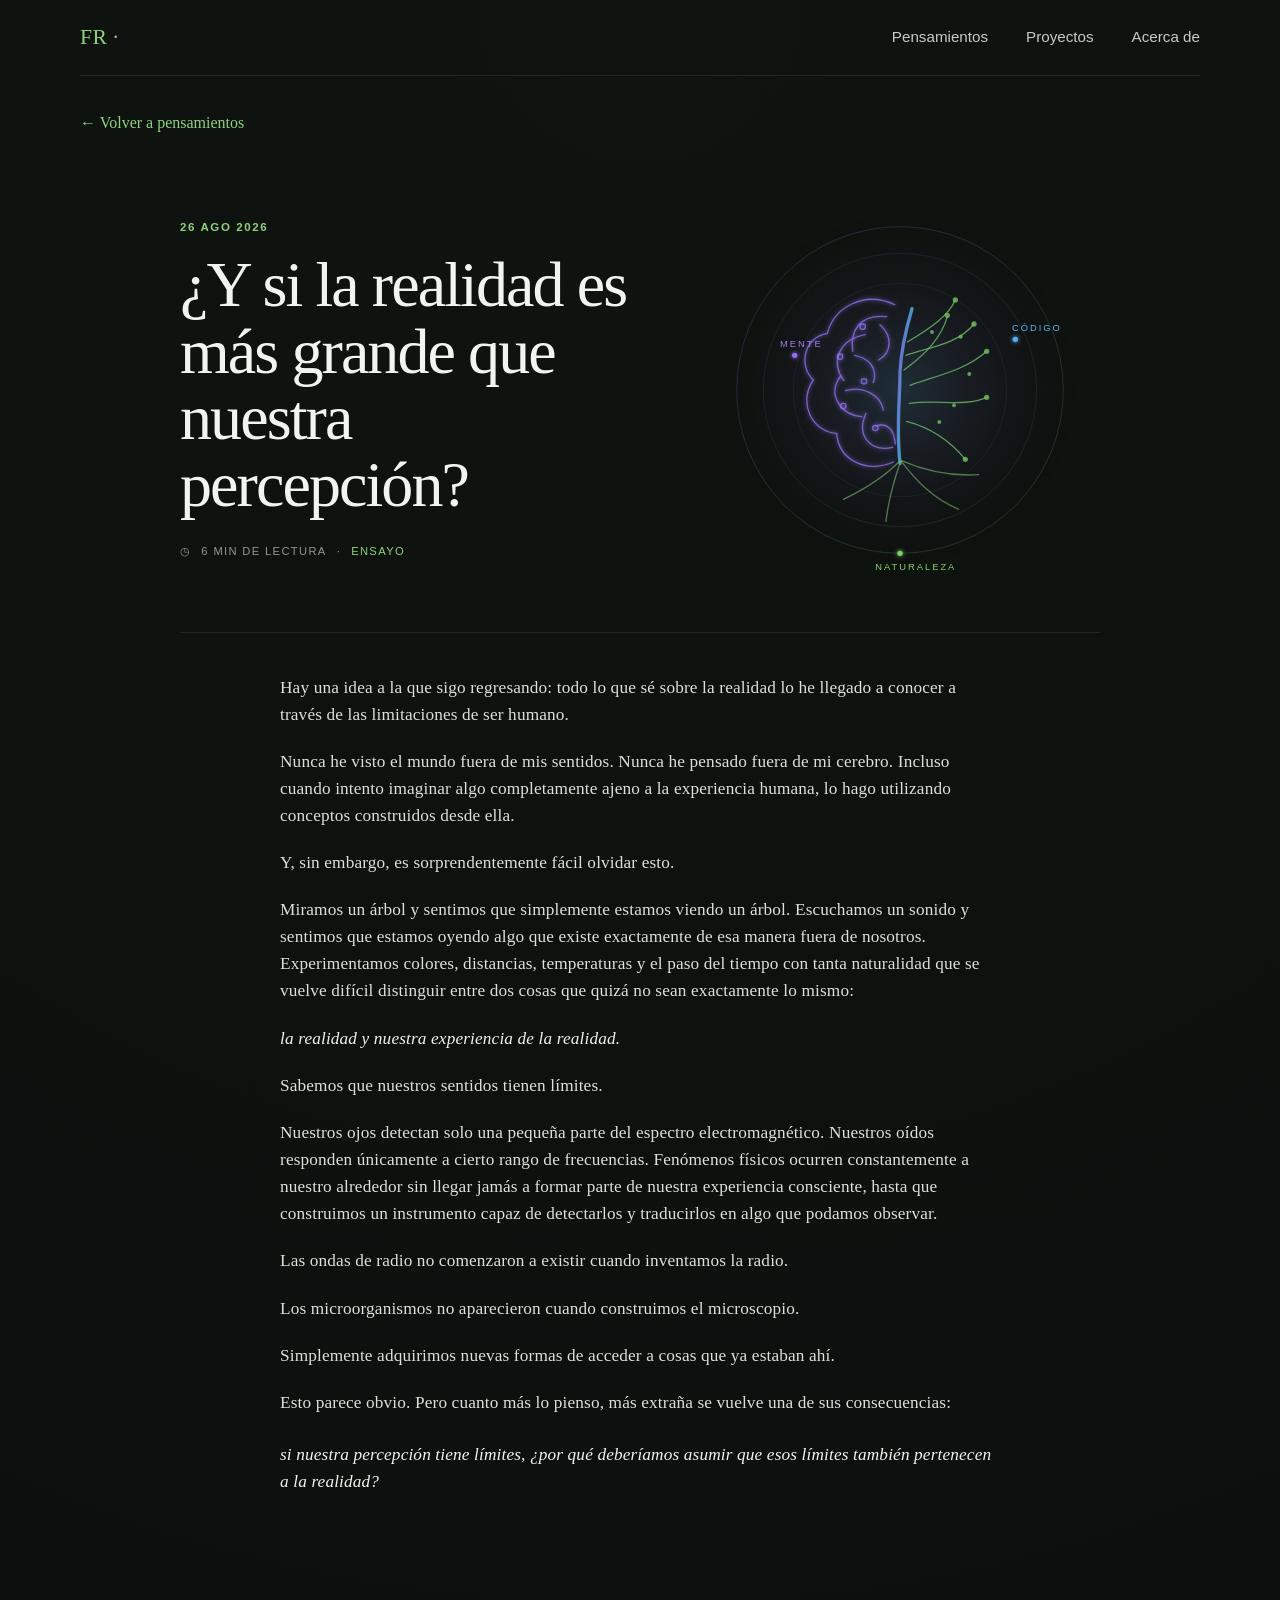
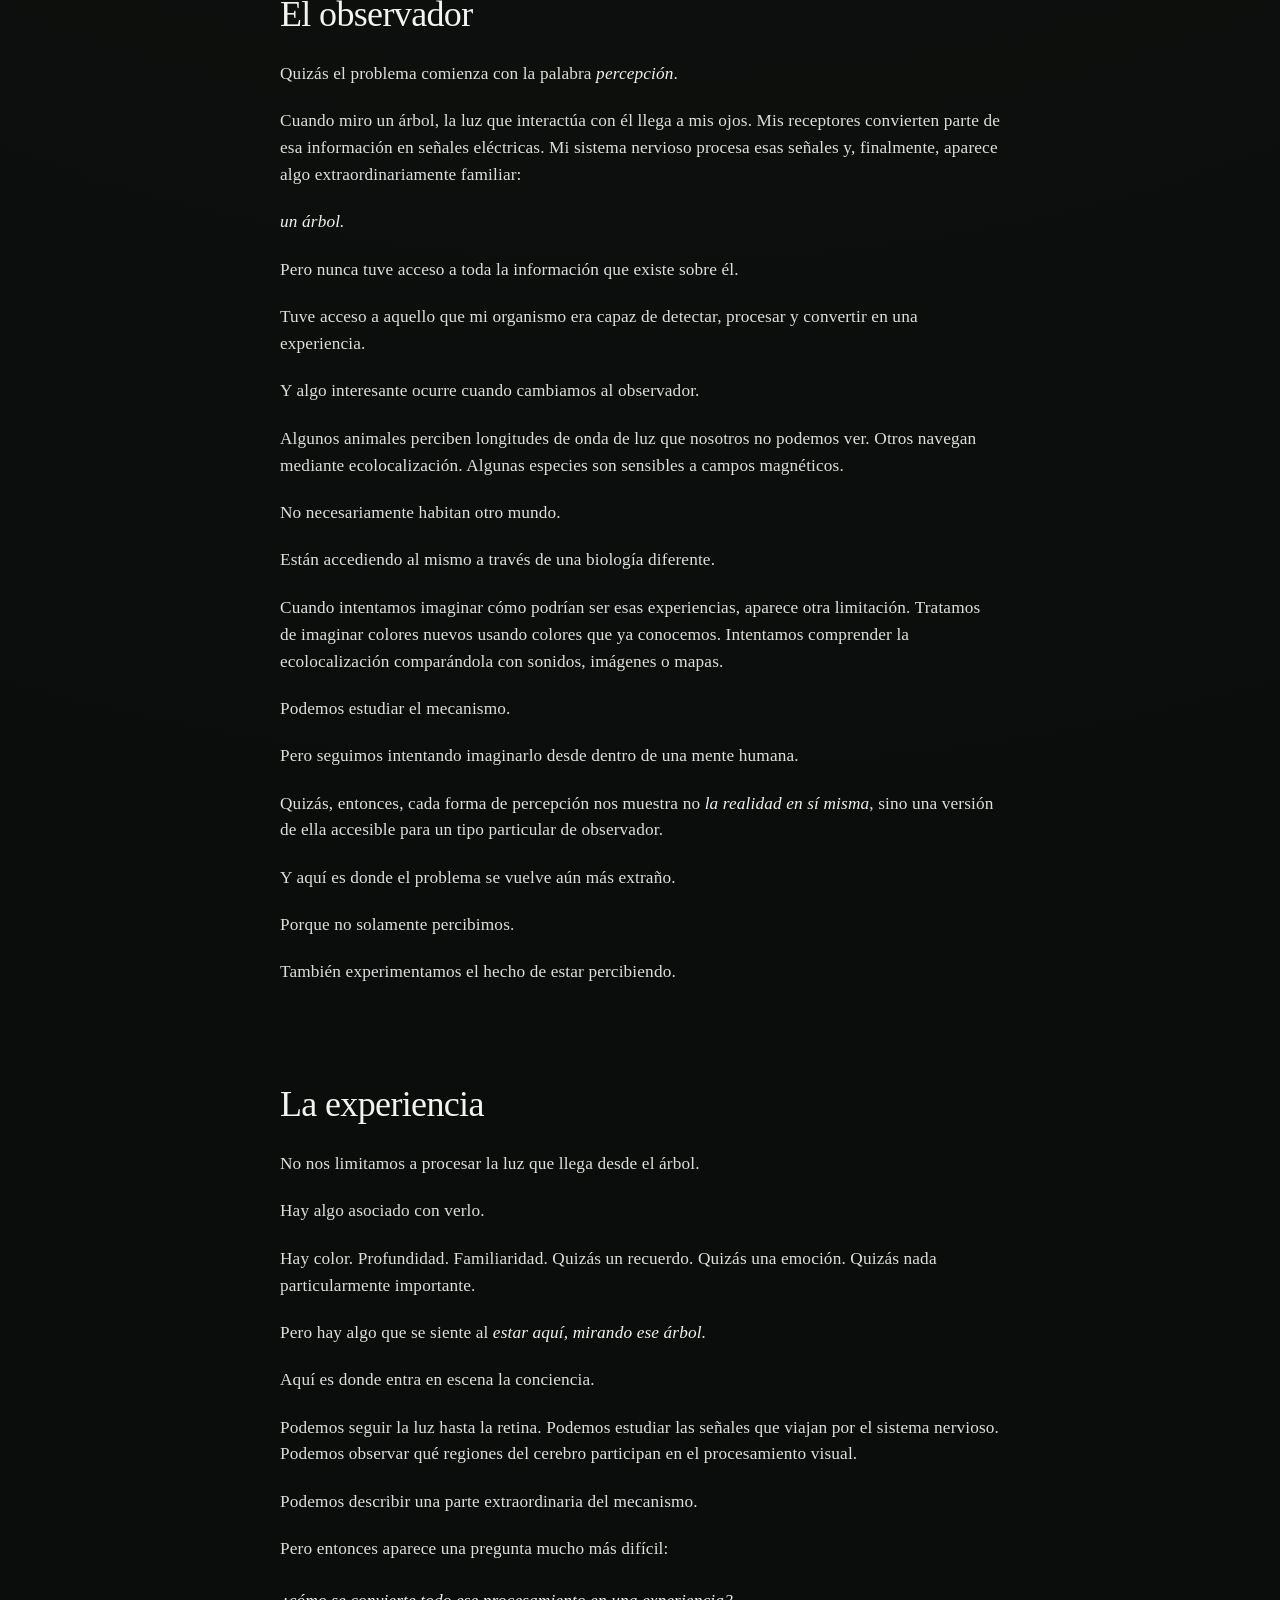
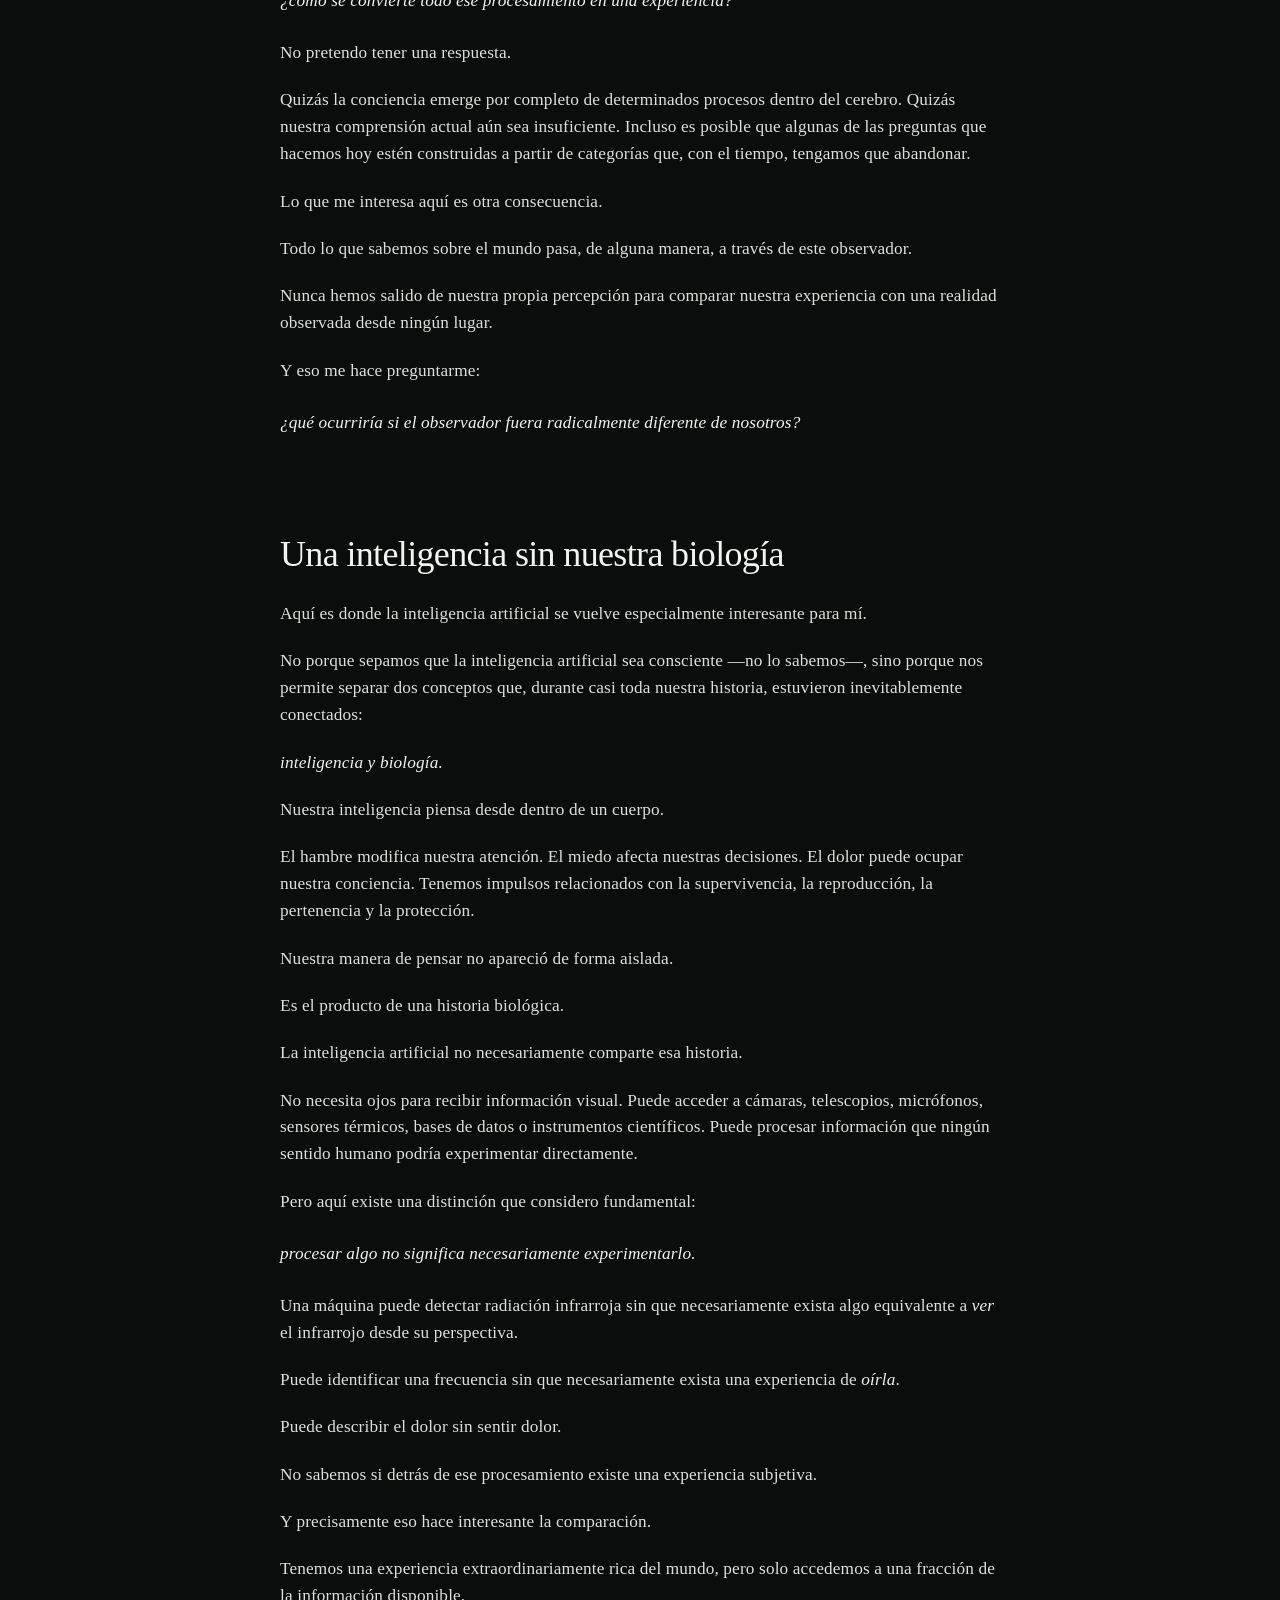
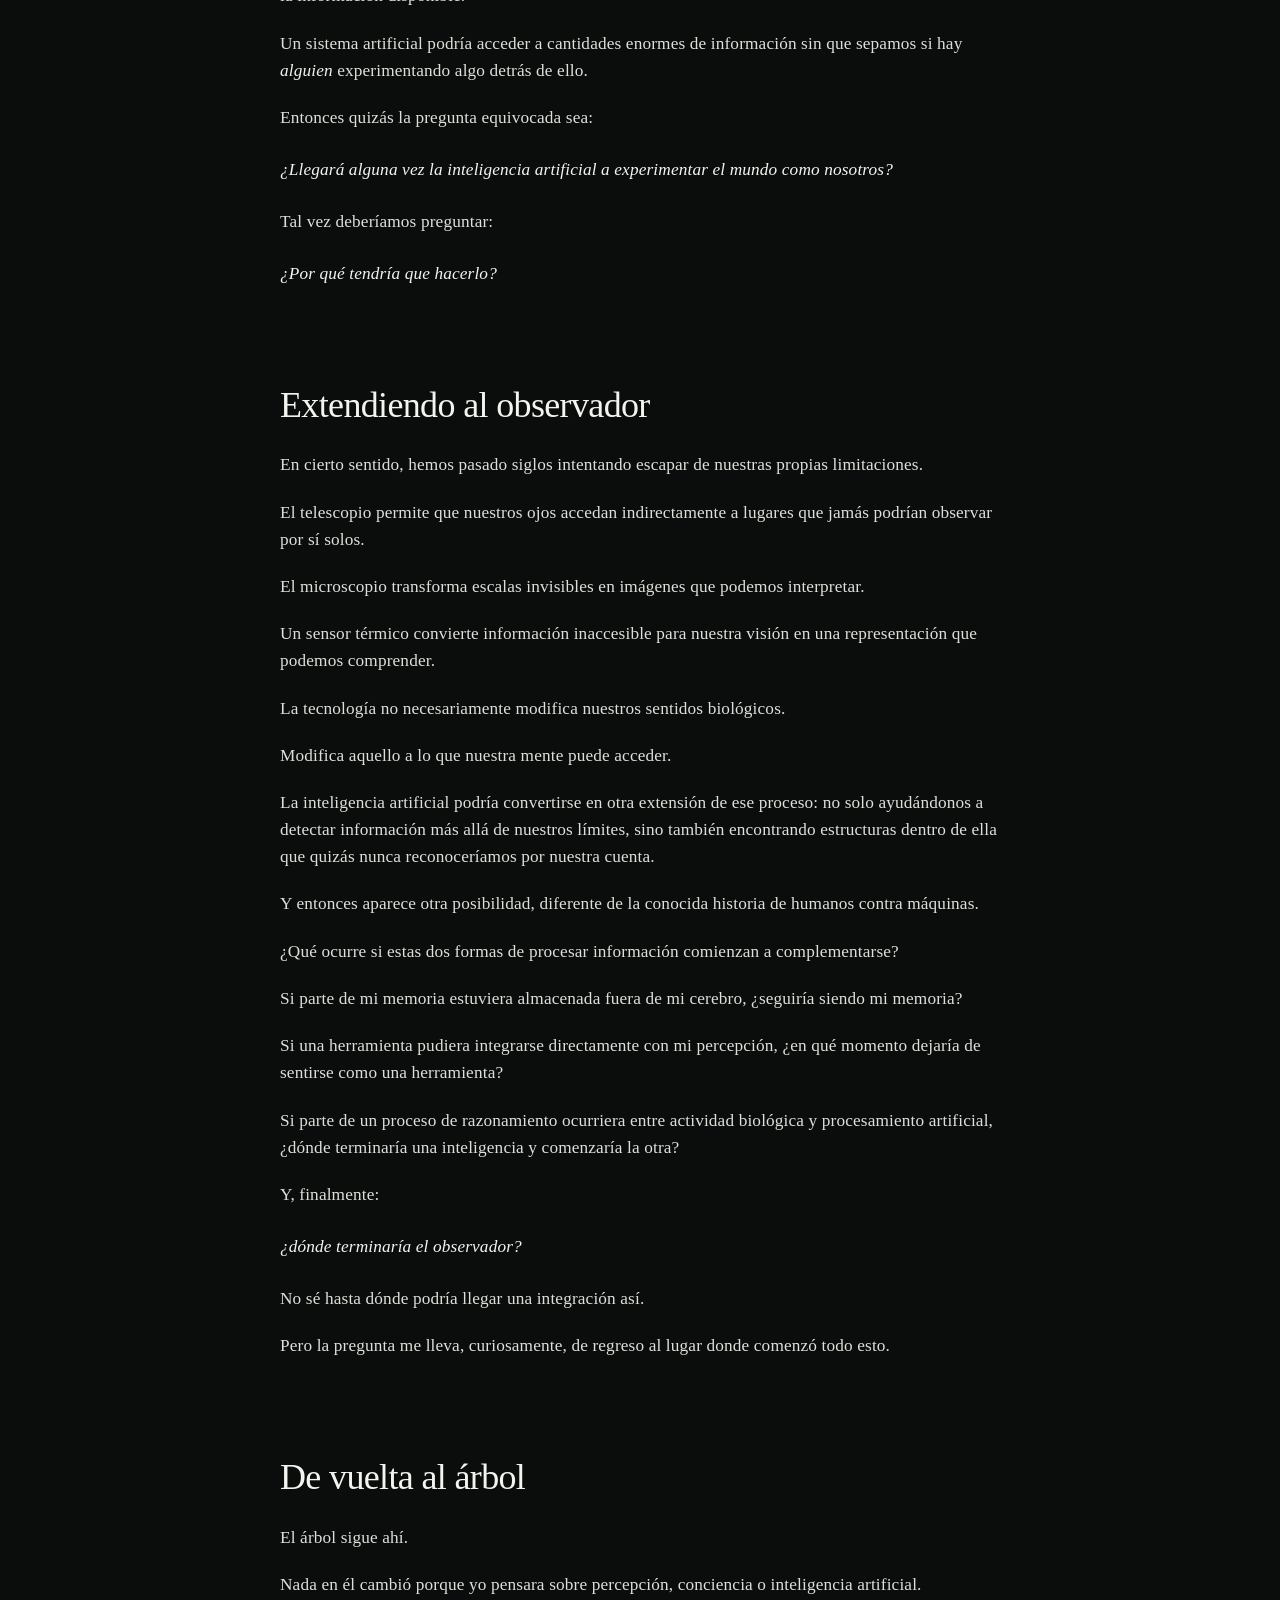
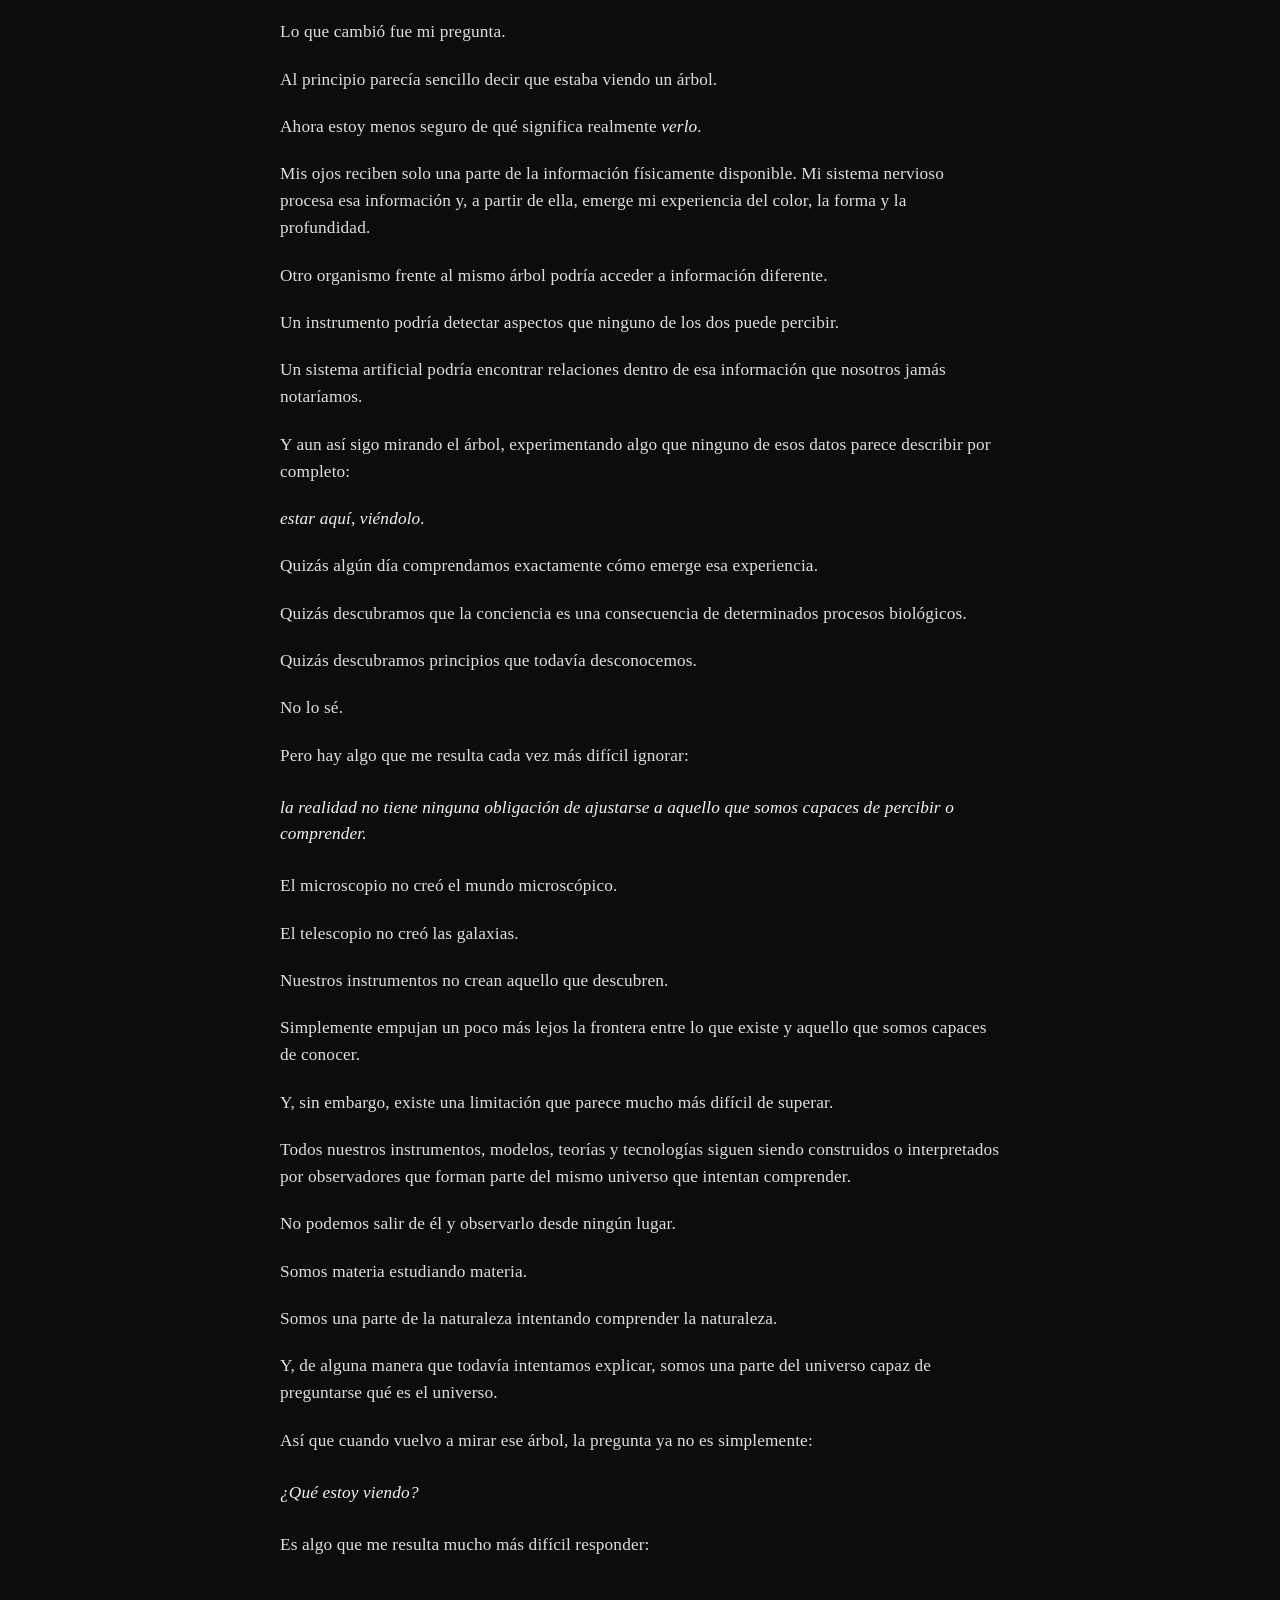
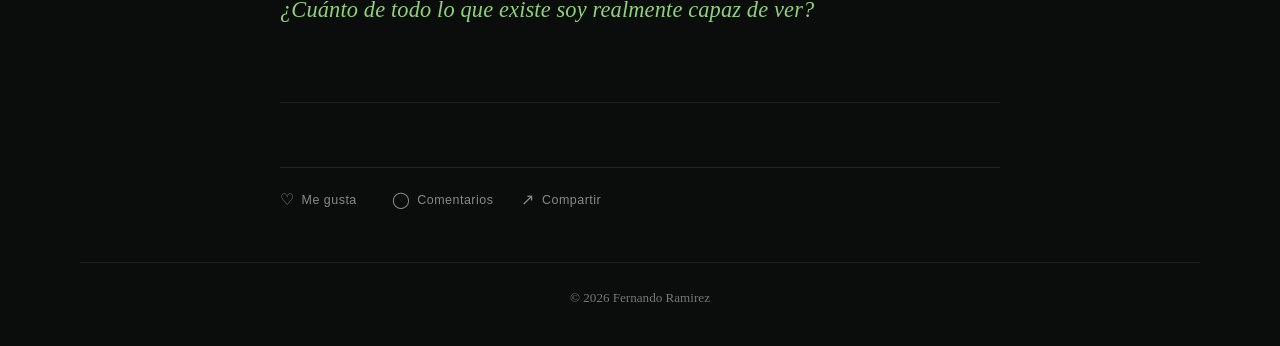
<file: es/thougths/realidad-y-percepcion.html>
<!DOCTYPE html>
<html lang="es">

<head>
  <meta charset="UTF-8">
  <meta name="viewport" content="width=device-width, initial-scale=1.0">

  <title>¿Y si la realidad es más grande que nuestra percepción? | Fernando Ramirez</title>

  <!-- Language versions -->
  <link
    rel="alternate"
    hreflang="en"
    href="https://barboune.github.io/thoughts/reality-and-perception.html"
  >

  <link
    rel="alternate"
    hreflang="es"
    href="https://barboune.github.io/es/thoughts/realidad-y-percepcion.html"
  >

  <!-- Social sharing preview -->
  <meta
    name="description"
    content="Una exploración sobre la percepción, la realidad y los límites de la experiencia humana."
  >

  <meta property="og:type" content="article">

  <meta
    property="og:title"
    content="¿Y si la realidad es más grande que nuestra percepción?"
  >

  <meta
    property="og:description"
    content="Explorando los límites de nuestra percepción, la naturaleza de la realidad y nuestro lugar dentro de ella."
  >

  <meta
    property="og:url"
    content="https://barboune.github.io/es/thoughts/realidad-y-percepcion.html"
  >

  <meta
    property="og:image"
    content="https://barboune.github.io/images/6bf41944-ed0e-46e0-a6f7-93210b1264c5.jpg"
  >

  <meta name="twitter:card" content="summary_large_image">

  <meta
    name="twitter:title"
    content="¿Y si la realidad es más grande que nuestra percepción?"
  >

  <meta
    name="twitter:description"
    content="Explorando los límites de nuestra percepción, la naturaleza de la realidad y nuestro lugar dentro de ella."
  >

  <meta
    name="twitter:image"
    content="https://barboune.github.io/images/6bf41944-ed0e-46e0-a6f7-93210b1264c5.jpg"
  >

  <link rel="stylesheet" href="../../style.css">
</head>

<body>

  <main class="article-page">

    <!-- TOP NAVIGATION -->

    <header class="article-topbar">

      <a href="../index.html" class="brand">FR ·</a>

      <nav class="top-nav">
        <a href="../index.html#thoughts">Pensamientos</a>
        <a href="../index.html#projects">Proyectos</a>
        <a href="../index.html#about">Acerca de</a>
      </nav>

    </header>


    <!-- BACK -->

    <div class="article-back-wrap">

      <a class="back-link" href="../index.html#thoughts">
        ← Volver a pensamientos
      </a>

    </div>


    <!-- ARTICLE HERO -->

    <header class="article-hero">

      <div class="article-hero-copy">

        <p class="article-date">
          26 AGO 2026
        </p>

        <h1 class="article-title">
          ¿Y si la realidad es más grande que nuestra percepción?
        </h1>

        <div class="article-meta">
          <span>◷</span>
          <span>6 MIN DE LECTURA</span>
          <span>·</span>
          <span class="article-type">ENSAYO</span>
        </div>

      </div>


      <!-- IDENTITY SYMBOL -->

      <div class="article-symbol" aria-hidden="true">

        <svg
          class="identity-symbol"
          viewBox="0 0 600 600"
          xmlns="http://www.w3.org/2000/svg"
        >

          <defs>

            <linearGradient
              id="articleIdentityGradient"
              x1="0%"
              y1="0%"
              x2="100%"
              y2="100%"
            >
              <stop offset="0%" stop-color="#a56cff"/>
              <stop offset="48%" stop-color="#59b7ff"/>
              <stop offset="100%" stop-color="#7fd35b"/>
            </linearGradient>

            <radialGradient id="articleIdentityGlow">
              <stop
                offset="0%"
                stop-color="#75b7ff"
                stop-opacity="0.18"
              />

              <stop
                offset="60%"
                stop-color="#7358c7"
                stop-opacity="0.05"
              />

              <stop
                offset="100%"
                stop-color="#000000"
                stop-opacity="0"
              />
            </radialGradient>

            <filter id="articleSoftGlow">
              <feGaussianBlur stdDeviation="3" result="blur"/>

              <feMerge>
                <feMergeNode in="blur"/>
                <feMergeNode in="SourceGraphic"/>
              </feMerge>
            </filter>

          </defs>


          <!-- atmospheric glow -->

          <circle
            cx="300"
            cy="300"
            r="275"
            fill="url(#articleIdentityGlow)"
          />


          <!-- orbital system -->

          <circle
            cx="300"
            cy="300"
            r="245"
            fill="none"
            stroke="url(#articleIdentityGradient)"
            stroke-opacity="0.28"
            stroke-width="1"
          />

          <circle
            cx="300"
            cy="300"
            r="205"
            fill="none"
            stroke="url(#articleIdentityGradient)"
            stroke-opacity="0.18"
            stroke-width="1"
          />

          <circle
            cx="300"
            cy="300"
            r="160"
            fill="none"
            stroke="url(#articleIdentityGradient)"
            stroke-opacity="0.12"
            stroke-width="1"
          />


          <!-- neural hemisphere -->

          <g
            fill="none"
            stroke="#9b78ff"
            stroke-width="2"
            stroke-linecap="round"
            stroke-opacity="0.75"
            filter="url(#articleSoftGlow)"
          >

            <path
              d="M292 172
                 C245 150 201 177 191 215
                 C156 221 147 263 170 285
                 C146 320 169 363 205 365
                 C208 404 248 426 290 408"
            />

            <path d="M280 190 C240 186 225 210 229 242"/>
            <path d="M248 217 C205 225 197 261 216 286"/>
            <path d="M211 279 C190 307 211 337 243 340"/>
            <path d="M249 335 C233 371 258 393 289 386"/>

            <path d="M270 202 C290 220 287 244 268 255"/>
            <path d="M232 248 C253 252 267 267 260 289"/>
            <path d="M218 301 C245 293 271 308 275 330"/>
            <path d="M263 354 C282 348 291 360 293 381"/>

            <circle cx="244" cy="205" r="4"/>
            <circle cx="210" cy="250" r="4"/>
            <circle cx="246" cy="287" r="4"/>
            <circle cx="215" cy="324" r="4"/>
            <circle cx="263" cy="357" r="4"/>

          </g>


          <!-- trunk -->

          <path
            d="M300 410
               C294 355 300 316 300 272
               C302 235 310 205 318 178"
            fill="none"
            stroke="url(#articleIdentityGradient)"
            stroke-width="5"
            stroke-linecap="round"
            opacity="0.8"
          />


          <!-- branches -->

          <g
            fill="none"
            stroke="#79cf72"
            stroke-width="2"
            stroke-linecap="round"
            stroke-opacity="0.75"
          >

            <path d="M306 270 C340 245 362 221 371 190"/>
            <path d="M309 248 C344 236 387 231 411 201"/>
            <path d="M311 228 C348 206 373 188 383 165"/>
            <path d="M315 293 C357 278 399 270 430 242"/>
            <path d="M314 320 C357 314 397 326 430 311"/>
            <path d="M310 347 C348 357 375 376 398 404"/>

          </g>


          <!-- leaves -->

          <g fill="#83d86d" opacity="0.72">

            <circle cx="371" cy="188" r="4"/>
            <circle cx="411" cy="201" r="4"/>
            <circle cx="383" cy="165" r="4"/>
            <circle cx="430" cy="242" r="4"/>
            <circle cx="430" cy="311" r="4"/>
            <circle cx="398" cy="404" r="4"/>

            <circle cx="348" cy="213" r="3"/>
            <circle cx="391" cy="220" r="3"/>
            <circle cx="404" cy="276" r="3"/>
            <circle cx="381" cy="323" r="3"/>
            <circle cx="359" cy="348" r="3"/>

          </g>


          <!-- roots -->

          <g
            fill="none"
            stroke="#7fbd75"
            stroke-width="2"
            stroke-opacity="0.62"
            stroke-linecap="round"
          >

            <path d="M300 406 C277 430 248 448 215 464"/>
            <path d="M301 407 C288 444 282 470 279 497"/>
            <path d="M302 407 C326 438 350 463 388 479"/>
            <path d="M302 406 C337 421 374 430 418 427"/>

          </g>


          <!-- nodes -->

          <g filter="url(#articleSoftGlow)">

            <circle cx="142" cy="248" r="4" fill="#9c72ff"/>
            <circle cx="473" cy="224" r="4" fill="#59b7ff"/>
            <circle cx="300" cy="545" r="4" fill="#83d86d"/>

          </g>


          <!-- labels -->

          <text
            x="120"
            y="235"
            fill="#aa83ff"
            font-size="14"
            letter-spacing="3"
          >
            MENTE
          </text>

          <text
            x="468"
            y="212"
            fill="#64baff"
            font-size="14"
            letter-spacing="3"
          >
            CÓDIGO
          </text>

          <text
            x="263"
            y="570"
            fill="#8ed76f"
            font-size="14"
            letter-spacing="3"
          >
            NATURALEZA
          </text>

        </svg>

      </div>

    </header>


    <!-- ARTICLE -->

    <article class="article">

      <div class="article-content">

        <p>
          Hay una idea a la que sigo regresando: todo lo que sé sobre la realidad
          lo he llegado a conocer a través de las limitaciones de ser humano.
        </p>

        <p>
          Nunca he visto el mundo fuera de mis sentidos. Nunca he pensado fuera
          de mi cerebro. Incluso cuando intento imaginar algo completamente ajeno
          a la experiencia humana, lo hago utilizando conceptos construidos desde ella.
        </p>

        <p>
          Y, sin embargo, es sorprendentemente fácil olvidar esto.
        </p>

        <p>
          Miramos un árbol y sentimos que simplemente estamos viendo un árbol.
          Escuchamos un sonido y sentimos que estamos oyendo algo que existe
          exactamente de esa manera fuera de nosotros. Experimentamos colores,
          distancias, temperaturas y el paso del tiempo con tanta naturalidad
          que se vuelve difícil distinguir entre dos cosas que quizá no sean
          exactamente lo mismo:
        </p>

        <p class="emphasis">
          la realidad y nuestra experiencia de la realidad.
        </p>

        <p>
          Sabemos que nuestros sentidos tienen límites.
        </p>

        <p>
          Nuestros ojos detectan solo una pequeña parte del espectro electromagnético.
          Nuestros oídos responden únicamente a cierto rango de frecuencias.
          Fenómenos físicos ocurren constantemente a nuestro alrededor sin llegar
          jamás a formar parte de nuestra experiencia consciente, hasta que
          construimos un instrumento capaz de detectarlos y traducirlos en algo
          que podamos observar.
        </p>

        <p>
          Las ondas de radio no comenzaron a existir cuando inventamos la radio.
        </p>

        <p>
          Los microorganismos no aparecieron cuando construimos el microscopio.
        </p>

        <p>
          Simplemente adquirimos nuevas formas de acceder a cosas que ya estaban ahí.
        </p>

        <p>
          Esto parece obvio. Pero cuanto más lo pienso, más extraña se vuelve
          una de sus consecuencias:
        </p>

        <p class="question">
          si nuestra percepción tiene límites, ¿por qué deberíamos asumir que
          esos límites también pertenecen a la realidad?
        </p>


        <h2>El observador</h2>

        <p>
          Quizás el problema comienza con la palabra <em>percepción</em>.
        </p>

        <p>
          Cuando miro un árbol, la luz que interactúa con él llega a mis ojos.
          Mis receptores convierten parte de esa información en señales eléctricas.
          Mi sistema nervioso procesa esas señales y, finalmente, aparece algo
          extraordinariamente familiar:
        </p>

        <p class="emphasis">
          un árbol.
        </p>

        <p>
          Pero nunca tuve acceso a toda la información que existe sobre él.
        </p>

        <p>
          Tuve acceso a aquello que mi organismo era capaz de detectar,
          procesar y convertir en una experiencia.
        </p>

        <p>
          Y algo interesante ocurre cuando cambiamos al observador.
        </p>

        <p>
          Algunos animales perciben longitudes de onda de luz que nosotros
          no podemos ver. Otros navegan mediante ecolocalización.
          Algunas especies son sensibles a campos magnéticos.
        </p>

        <p>
          No necesariamente habitan otro mundo.
        </p>

        <p>
          Están accediendo al mismo a través de una biología diferente.
        </p>

        <p>
          Cuando intentamos imaginar cómo podrían ser esas experiencias,
          aparece otra limitación. Tratamos de imaginar colores nuevos usando
          colores que ya conocemos. Intentamos comprender la ecolocalización
          comparándola con sonidos, imágenes o mapas.
        </p>

        <p>
          Podemos estudiar el mecanismo.
        </p>

        <p>
          Pero seguimos intentando imaginarlo desde dentro de una mente humana.
        </p>

        <p>
          Quizás, entonces, cada forma de percepción nos muestra no
          <em>la realidad en sí misma</em>, sino una versión de ella accesible
          para un tipo particular de observador.
        </p>

        <p>
          Y aquí es donde el problema se vuelve aún más extraño.
        </p>

        <p>
          Porque no solamente percibimos.
        </p>

        <p>
          También experimentamos el hecho de estar percibiendo.
        </p>


        <h2>La experiencia</h2>

        <p>
          No nos limitamos a procesar la luz que llega desde el árbol.
        </p>

        <p>
          Hay algo asociado con verlo.
        </p>

        <p>
          Hay color. Profundidad. Familiaridad. Quizás un recuerdo.
          Quizás una emoción. Quizás nada particularmente importante.
        </p>

        <p>
          Pero hay algo que se siente al
          <em>estar aquí, mirando ese árbol.</em>
        </p>

        <p>
          Aquí es donde entra en escena la conciencia.
        </p>

        <p>
          Podemos seguir la luz hasta la retina. Podemos estudiar las señales
          que viajan por el sistema nervioso. Podemos observar qué regiones
          del cerebro participan en el procesamiento visual.
        </p>

        <p>
          Podemos describir una parte extraordinaria del mecanismo.
        </p>

        <p>
          Pero entonces aparece una pregunta mucho más difícil:
        </p>

        <p class="question">
          ¿cómo se convierte todo ese procesamiento en una experiencia?
        </p>

        <p>
          No pretendo tener una respuesta.
        </p>

        <p>
          Quizás la conciencia emerge por completo de determinados procesos
          dentro del cerebro. Quizás nuestra comprensión actual aún sea
          insuficiente. Incluso es posible que algunas de las preguntas
          que hacemos hoy estén construidas a partir de categorías que,
          con el tiempo, tengamos que abandonar.
        </p>

        <p>
          Lo que me interesa aquí es otra consecuencia.
        </p>

        <p>
          Todo lo que sabemos sobre el mundo pasa, de alguna manera,
          a través de este observador.
        </p>

        <p>
          Nunca hemos salido de nuestra propia percepción para comparar
          nuestra experiencia con una realidad observada desde ningún lugar.
        </p>

        <p>
          Y eso me hace preguntarme:
        </p>

        <p class="question">
          ¿qué ocurriría si el observador fuera radicalmente diferente de nosotros?
        </p>


        <h2>Una inteligencia sin nuestra biología</h2>

        <p>
          Aquí es donde la inteligencia artificial se vuelve especialmente
          interesante para mí.
        </p>

        <p>
          No porque sepamos que la inteligencia artificial sea consciente —no lo sabemos—,
          sino porque nos permite separar dos conceptos que, durante casi toda
          nuestra historia, estuvieron inevitablemente conectados:
        </p>

        <p class="emphasis">
          inteligencia y biología.
        </p>

        <p>
          Nuestra inteligencia piensa desde dentro de un cuerpo.
        </p>

        <p>
          El hambre modifica nuestra atención. El miedo afecta nuestras decisiones.
          El dolor puede ocupar nuestra conciencia. Tenemos impulsos relacionados
          con la supervivencia, la reproducción, la pertenencia y la protección.
        </p>

        <p>
          Nuestra manera de pensar no apareció de forma aislada.
        </p>

        <p>
          Es el producto de una historia biológica.
        </p>

        <p>
          La inteligencia artificial no necesariamente comparte esa historia.
        </p>

        <p>
          No necesita ojos para recibir información visual. Puede acceder a cámaras,
          telescopios, micrófonos, sensores térmicos, bases de datos o instrumentos
          científicos. Puede procesar información que ningún sentido humano podría
          experimentar directamente.
        </p>

        <p>
          Pero aquí existe una distinción que considero fundamental:
        </p>

        <p class="question">
          procesar algo no significa necesariamente experimentarlo.
        </p>

        <p>
          Una máquina puede detectar radiación infrarroja sin que necesariamente
          exista algo equivalente a <em>ver</em> el infrarrojo desde su perspectiva.
        </p>

        <p>
          Puede identificar una frecuencia sin que necesariamente exista
          una experiencia de <em>oírla</em>.
        </p>

        <p>
          Puede describir el dolor sin sentir dolor.
        </p>

        <p>
          No sabemos si detrás de ese procesamiento existe una experiencia subjetiva.
        </p>

        <p>
          Y precisamente eso hace interesante la comparación.
        </p>

        <p>
          Tenemos una experiencia extraordinariamente rica del mundo,
          pero solo accedemos a una fracción de la información disponible.
        </p>

        <p>
          Un sistema artificial podría acceder a cantidades enormes de información
          sin que sepamos si hay <em>alguien</em> experimentando algo detrás de ello.
        </p>

        <p>
          Entonces quizás la pregunta equivocada sea:
        </p>

        <p class="question">
          ¿Llegará alguna vez la inteligencia artificial a experimentar
          el mundo como nosotros?
        </p>

        <p>
          Tal vez deberíamos preguntar:
        </p>

        <p class="question">
          ¿Por qué tendría que hacerlo?
        </p>


        <h2>Extendiendo al observador</h2>

        <p>
          En cierto sentido, hemos pasado siglos intentando escapar
          de nuestras propias limitaciones.
        </p>

        <p>
          El telescopio permite que nuestros ojos accedan indirectamente
          a lugares que jamás podrían observar por sí solos.
        </p>

        <p>
          El microscopio transforma escalas invisibles en imágenes
          que podemos interpretar.
        </p>

        <p>
          Un sensor térmico convierte información inaccesible para nuestra visión
          en una representación que podemos comprender.
        </p>

        <p>
          La tecnología no necesariamente modifica nuestros sentidos biológicos.
        </p>

        <p>
          Modifica aquello a lo que nuestra mente puede acceder.
        </p>

        <p>
          La inteligencia artificial podría convertirse en otra extensión
          de ese proceso: no solo ayudándonos a detectar información más allá
          de nuestros límites, sino también encontrando estructuras dentro de ella
          que quizás nunca reconoceríamos por nuestra cuenta.
        </p>

        <p>
          Y entonces aparece otra posibilidad, diferente de la conocida historia
          de humanos contra máquinas.
        </p>

        <p>
          ¿Qué ocurre si estas dos formas de procesar información comienzan
          a complementarse?
        </p>

        <p>
          Si parte de mi memoria estuviera almacenada fuera de mi cerebro,
          ¿seguiría siendo mi memoria?
        </p>

        <p>
          Si una herramienta pudiera integrarse directamente con mi percepción,
          ¿en qué momento dejaría de sentirse como una herramienta?
        </p>

        <p>
          Si parte de un proceso de razonamiento ocurriera entre actividad biológica
          y procesamiento artificial, ¿dónde terminaría una inteligencia
          y comenzaría la otra?
        </p>

        <p>
          Y, finalmente:
        </p>

        <p class="question">
          ¿dónde terminaría el observador?
        </p>

        <p>
          No sé hasta dónde podría llegar una integración así.
        </p>

        <p>
          Pero la pregunta me lleva, curiosamente, de regreso al lugar
          donde comenzó todo esto.
        </p>


        <h2>De vuelta al árbol</h2>

        <p>
          El árbol sigue ahí.
        </p>

        <p>
          Nada en él cambió porque yo pensara sobre percepción,
          conciencia o inteligencia artificial.
        </p>

        <p>
          Lo que cambió fue mi pregunta.
        </p>

        <p>
          Al principio parecía sencillo decir que estaba viendo un árbol.
        </p>

        <p>
          Ahora estoy menos seguro de qué significa realmente <em>verlo</em>.
        </p>

        <p>
          Mis ojos reciben solo una parte de la información físicamente disponible.
          Mi sistema nervioso procesa esa información y, a partir de ella,
          emerge mi experiencia del color, la forma y la profundidad.
        </p>

        <p>
          Otro organismo frente al mismo árbol podría acceder a información diferente.
        </p>

        <p>
          Un instrumento podría detectar aspectos que ninguno de los dos
          puede percibir.
        </p>

        <p>
          Un sistema artificial podría encontrar relaciones dentro de esa
          información que nosotros jamás notaríamos.
        </p>

        <p>
          Y aun así sigo mirando el árbol, experimentando algo que ninguno
          de esos datos parece describir por completo:
        </p>

        <p class="emphasis">
          estar aquí, viéndolo.
        </p>

        <p>
          Quizás algún día comprendamos exactamente cómo emerge esa experiencia.
        </p>

        <p>
          Quizás descubramos que la conciencia es una consecuencia
          de determinados procesos biológicos.
        </p>

        <p>
          Quizás descubramos principios que todavía desconocemos.
        </p>

        <p>
          No lo sé.
        </p>

        <p>
          Pero hay algo que me resulta cada vez más difícil ignorar:
        </p>

        <p class="question">
          la realidad no tiene ninguna obligación de ajustarse a aquello
          que somos capaces de percibir o comprender.
        </p>

        <p>
          El microscopio no creó el mundo microscópico.
        </p>

        <p>
          El telescopio no creó las galaxias.
        </p>

        <p>
          Nuestros instrumentos no crean aquello que descubren.
        </p>

        <p>
          Simplemente empujan un poco más lejos la frontera entre lo que existe
          y aquello que somos capaces de conocer.
        </p>

        <p>
          Y, sin embargo, existe una limitación que parece mucho más difícil
          de superar.
        </p>

        <p>
          Todos nuestros instrumentos, modelos, teorías y tecnologías siguen
          siendo construidos o interpretados por observadores que forman parte
          del mismo universo que intentan comprender.
        </p>

        <p>
          No podemos salir de él y observarlo desde ningún lugar.
        </p>

        <p>
          Somos materia estudiando materia.
        </p>

        <p>
          Somos una parte de la naturaleza intentando comprender la naturaleza.
        </p>

        <p>
          Y, de alguna manera que todavía intentamos explicar,
          somos una parte del universo capaz de preguntarse qué es el universo.
        </p>

        <p>
          Así que cuando vuelvo a mirar ese árbol, la pregunta ya no es simplemente:
        </p>

        <p class="question">
          ¿Qué estoy viendo?
        </p>

        <p>
          Es algo que me resulta mucho más difícil responder:
        </p>

        <p class="final-question">
          ¿Cuánto de todo lo que existe soy realmente capaz de ver?
        </p>

      </div>


      <!-- DISCUSSION -->

      <section class="discussion-section">

        <div class="article-actions">

          <button
            class="action-button like-button"
            type="button"
            id="like-button"
            aria-pressed="false"
            onclick="toggleLike()"
          >
            <span class="action-icon like-icon" aria-hidden="true">
              ♡
            </span>

            <span>Me gusta</span>

            <span class="like-count" id="like-count"></span>
          </button>


          <button
            class="action-button comments-toggle"
            type="button"
            aria-expanded="false"
            aria-controls="comments-panel"
            onclick="toggleComments()"
          >
            <span class="action-icon" aria-hidden="true">
              ◯
            </span>

            <span>Comentarios</span>
          </button>


          <button
            class="action-button"
            type="button"
            onclick="shareArticle()"
          >
            <span class="action-icon" aria-hidden="true">
              &#8599;&#xfe0e;
            </span>

            <span>Compartir</span>
          </button>

        </div>


        <div
          class="discussion-card comments-panel"
          id="comments-panel"
        >

          <div
            id="cusdis_thread"
            data-host="https://cusdis.com"
            data-app-id="bd2ead11-bbf2-469b-85b8-ff7d555f7b72"
            data-page-id="realidad-y-percepcion"
            data-page-url="https://barboune.github.io/es/thoughts/realidad-y-percepcion.html"
            data-page-title="¿Y si la realidad es más grande que nuestra percepción?"
            data-theme="dark"
          ></div>

          <script
            async
            defer
            src="https://cusdis.com/js/cusdis.es.js"
          ></script>

        </div>

      </section>

    </article>


    <!-- FOOTER -->

    <footer class="article-footer">
      <p>©️ 2026 Fernando Ramirez</p>
    </footer>

  </main>


  <script>

    function toggleComments() {
      const panel = document.getElementById("comments-panel");
      const button = document.querySelector(".comments-toggle");

      const isOpen = panel.classList.toggle("is-open");

      button.setAttribute("aria-expanded", isOpen);

      if (isOpen) {
        setTimeout(() => {
          panel.scrollIntoView({
            behavior: "smooth",
            block: "start"
          });
        }, 100);
      }
    }


    async function shareArticle() {

      const shareData = {
        title: "¿Y si la realidad es más grande que nuestra percepción?",
        text: "¿Y si la realidad es más grande que nuestra percepción? — Fernando Ramirez",
        url: window.location.href
      };

      if (navigator.share) {

        try {
          await navigator.share(shareData);
        } catch (error) {
          // Compartir cancelado
        }

      } else {

        try {

          await navigator.clipboard.writeText(window.location.href);

          alert("Enlace copiado.");

        } catch (error) {

          alert(window.location.href);

        }
      }
    }


    function toggleLike() {

      const button = document.getElementById("like-button");
      const icon = button.querySelector(".like-icon");

      const isLiked =
        button.getAttribute("aria-pressed") === "true";

      const newState = !isLiked;

      button.setAttribute("aria-pressed", newState);

      icon.textContent =
        newState ? "♥️" : "♡";

      button.classList.toggle("is-liked", newState);

      localStorage.setItem(
        "realidad-y-percepcion-liked",
        newState ? "true" : "false"
      );
    }


    document.addEventListener("DOMContentLoaded", () => {

      const button =
        document.getElementById("like-button");

      const icon =
        button.querySelector(".like-icon");

      const savedLike =
        localStorage.getItem(
          "realidad-y-percepcion-liked"
        ) === "true";

      if (savedLike) {

        button.setAttribute(
          "aria-pressed",
          "true"
        );

        icon.textContent = "♥️";

        button.classList.add("is-liked");
      }
    });

  </script>

</body>

</html>
</file>
<file: style.css>
:root {
  --bg: #0b0d0c;
  --bg-soft: #111411;
  --panel: #151915;
  --text: #f2f4ef;
  --muted: #9ea59d;
  --line: rgba(255, 255, 255, 0.08);

  --green: #8fd27a;
  --blue: #68b8ff;
  --purple: #aa80ff;

  --serif: Georgia, "Times New Roman", serif;
  --sans: Arial, Helvetica, sans-serif;
}

* {
  box-sizing: border-box;
}

html {
  scroll-behavior: smooth;
}

body {
  margin: 0;
  background:
    radial-gradient(
      circle at top,
      rgba(143, 210, 122, 0.035),
      transparent 30%
    ),
    var(--bg);
  color: var(--text);
  font-family: var(--sans);
  line-height: 1.6;
}

a {
  color: inherit;
  text-decoration: none;
}

.home-page {
  width: min(1120px, calc(100% - 40px));
  margin: 0 auto;
}

/* -------------------------
   TOP BAR
-------------------------- */

.topbar {
  min-height: 76px;

  display: flex;
  align-items: center;
  justify-content: space-between;

  border-bottom: 1px solid var(--line);
}

.brand {
  font-family: var(--serif);
  font-size: 1.35rem;
  color: var(--green);
  letter-spacing: 0.02em;

  transition:
    opacity 0.2s ease,
    transform 0.2s ease;
}

.brand:hover {
  opacity: 0.8;
  transform: translateY(-1px);
}

.top-nav {
  display: flex;
  gap: 38px;
}

.top-nav a {
  color: #c7cbc5;
  font-size: 0.95rem;

  transition: color 0.2s ease;
}

.top-nav a:hover {
  color: var(--green);
}

/* -------------------------
   HERO
-------------------------- */

.hero {
  max-width: 760px;

  padding: 70px 15px 58px;
}

.eyebrow {
  margin: 0 0 14px;

  color: var(--green);

  font-size: 0.72rem;
  font-weight: 700;
  letter-spacing: 0.15em;
}

.hero h1 {
  margin: 0;

  font-family: var(--serif);
  font-size: clamp(2.6rem, 5vw, 4.6rem);
  font-weight: 400;
  line-height: 1.06;
  letter-spacing: -0.035em;
}

.hero h1 span {
  white-space: nowrap;
}

.mind-word {
  color: var(--purple);
}

.code-word {
  color: var(--blue);
}

.nature-word {
  color: var(--green);
}

.hero-description {
  max-width: 600px;

  margin: 28px 0 0;

  color: var(--muted);

  font-size: 1.05rem;
  line-height: 1.75;
}

.signature {
  margin-top: 22px;

  color: var(--green);

  font-family: var(--serif);
  font-size: 1.15rem;
  font-style: italic;
  letter-spacing: 0.03em;
}

/* -------------------------
   FEATURED THOUGHT
-------------------------- */

.featured-thought {
  overflow: hidden;

  display: grid;
  grid-template-columns: 1.05fr 0.95fr;

  min-height: 470px;

  border: 1px solid var(--line);
  border-radius: 22px;

  background:
    linear-gradient(
      135deg,
      rgba(255, 255, 255, 0.025),
      rgba(255, 255, 255, 0.005)
    );
}

.featured-copy {
  display: flex;
  flex-direction: column;
  justify-content: center;

  padding: 56px;
}

.featured-copy h2 {
  max-width: 520px;

  margin: 0;

  font-family: var(--serif);
  font-size: clamp(2rem, 4vw, 3.3rem);
  font-weight: 400;
  line-height: 1.08;
  letter-spacing: -0.025em;
}

.featured-description {
  max-width: 540px;

  margin: 24px 0 0;

  color: var(--muted);

  font-size: 1rem;
}

.thought-meta {
  display: flex;
  flex-wrap: wrap;
  gap: 10px;

  margin-top: 32px;

  color: #858c85;

  font-size: 0.72rem;
  letter-spacing: 0.12em;
}

.read-link {
  margin-top: 22px;

  color: var(--green);

  font-size: 0.95rem;
  font-weight: 600;

  transition:
    opacity 0.2s ease,
    transform 0.2s ease;
}

.read-link:hover {
  opacity: 0.8;
  transform: translateX(3px);
}

.featured-visual {
  position: relative;

  display: flex;
  align-items: center;
  justify-content: center;

  min-height: 470px;

  border-left: 1px solid var(--line);

  background:
    radial-gradient(
      circle at center,
      rgba(104, 184, 255, 0.08),
      transparent 40%
    ),
    linear-gradient(
      160deg,
      rgba(170, 128, 255, 0.03),
      rgba(143, 210, 122, 0.03)
    );
}

.home-symbol {
  width: min(90%, 500px);
}

.identity-symbol {
  display: block;

  width: 100%;
  height: auto;

  opacity: 0.95;
}

/* -------------------------
   RECENT THOUGHTS
-------------------------- */

.recent-thoughts {
  padding: 58px 8px 0;
}

.section-heading {
  display: flex;
  align-items: center;
  justify-content: space-between;

  padding: 0 4px 14px;
}

.section-heading .eyebrow {
  margin-bottom: 0;
}

.section-heading > a {
  color: var(--green);
  font-size: 0.85rem;
}

.thought-row {
  display: grid;
  grid-template-columns: 1fr auto;
  gap: 30px;

  padding: 27px 8px;

  border-top: 1px solid var(--line);

  transition:
    background-color 0.2s ease,
    padding-left 0.2s ease,
    padding-right 0.2s ease;
}

.thought-row:last-child {
  border-bottom: 1px solid var(--line);
}

.thought-row:hover {
  padding-left: 14px;
  padding-right: 14px;

  background: rgba(255, 255, 255, 0.018);
}

.thought-content h3 {
  margin: 0;

  font-family: var(--serif);
  font-size: 1.35rem;
  font-weight: 400;
}

.thought-content p {
  max-width: 700px;

  margin: 7px 0 0;

  color: var(--muted);

  font-size: 0.95rem;
}

.row-meta {
  min-width: 120px;

  display: flex;
  flex-direction: column;
  gap: 4px;

  color: #808780;

  font-size: 0.72rem;
  letter-spacing: 0.06em;
}

/* -------------------------
   PROJECTS / ABOUT
-------------------------- */

.simple-section {
  padding: 90px 8px 0;
}

.simple-section h2 {
  max-width: 760px;

  margin: 0;

  font-family: var(--serif);
  font-size: clamp(1.7rem, 3vw, 2.55rem);
  font-weight: 400;
  line-height: 1.2;
}

.simple-section > p:last-child {
  max-width: 620px;

  margin-top: 18px;

  color: var(--muted);
}

/* -------------------------
   FOOTER
-------------------------- */

.home-footer {
  margin-top: 100px;
  padding: 30px 8px 42px;

  border-top: 1px solid var(--line);

  text-align: center;
}

.home-footer p {
  margin: 0;

  color: #707670;

  font-size: 0.8rem;
}

/* -------------------------
   SELECTION
-------------------------- */

::selection {
  background: rgba(143, 210, 122, 0.28);
  color: white;
}

/* -------------------------
   MOBILE
-------------------------- */

@media (max-width: 760px) {

  .home-page {
    width: min(100% - 26px, 1120px);
  }

  .topbar {
    min-height: 68px;
  }

 .top-nav {
  gap: 12px;
  align-items: center;
}

.top-nav a {
  font-size: 0.82rem;
}

.language-switch {
  display: inline-flex;
  align-items: center;
  gap: 4px;
  white-space: nowrap;
  font-size: 0.82rem;
}

.language-active {
  color: var(--green);
}

.language-divider {
  opacity: 0.45;
}

  .hero {
    padding: 55px 7px 46px;
  }

  .hero h1 {
    font-size: clamp(2.25rem, 11vw, 3.7rem);
  }

  .hero-description {
    font-size: 0.98rem;
  }

  .featured-thought {
    grid-template-columns: 1fr;
  }

  .featured-copy {
    padding: 36px 28px 38px;
  }

  .featured-copy h2 {
    font-size: 2rem;
  }

  .featured-visual {
    min-height: 330px;

    border-left: none;
    border-top: 1px solid var(--line);
  }

  .home-symbol {
    width: min(88%, 360px);
  }

  .recent-thoughts {
    padding-top: 46px;
  }

  .thought-row {
    grid-template-columns: 1fr;
    gap: 14px;

    padding: 24px 5px;
  }

  .row-meta {
    flex-direction: row;
    gap: 12px;
  }

  .simple-section {
    padding-top: 70px;
  }

}

@media (max-width: 470px) {

  .brand {
    font-size: 1.15rem;
  }

  .top-nav {
    gap: 12px;
  }

  .top-nav a {
    font-size: 0.78rem;
  }

  .hero {
    padding-top: 44px;
  }

  .featured-copy {
    padding: 31px 22px 34px;
  }

  .featured-visual {
    min-height: 280px;
  }

}

/* =========================================================
   ARTICLE PAGE
========================================================= */

.article-page {
  width: min(1120px, calc(100% - 40px));
  margin: 0 auto;
}

/* -------------------------
   ARTICLE TOP BAR
-------------------------- */

.article-topbar {
  min-height: 76px;
  display: flex;
  align-items: center;
  justify-content: space-between;
  border-bottom: 1px solid var(--line);
}

/* -------------------------
   BACK LINK
-------------------------- */

.article-back-wrap {
  padding-top: 34px;
}

.back-link {
  display: inline-block;
  color: var(--green);
  font-family: var(--serif);
  font-size: 1rem;
  transition:
    opacity 0.2s ease,
    transform 0.2s ease;
}

.back-link:hover {
  opacity: 0.8;
  transform: translateX(-3px);
}

/* -------------------------
   ARTICLE HERO
-------------------------- */

.article-hero {
  display: grid;
  grid-template-columns: 1.05fr 0.95fr;
  align-items: center;
  gap: 48px;

  max-width: 920px;
  margin: 0 auto;

  padding: 54px 0 42px;

  border-bottom: 1px solid var(--line);
}

.article-hero-copy {
  min-width: 0;
}

.article-date {
  margin: 0 0 16px;
  color: var(--green);
  font-family: var(--sans);
  font-size: 0.72rem;
  font-weight: 700;
  letter-spacing: 0.14em;
}

.article-title {
  max-width: 590px;
  margin: 0;

  color: var(--text);
  font-family: var(--serif);

  font-size: clamp(2.8rem, 5vw, 4.3rem);
  font-weight: 400;

  line-height: 1.04;
  letter-spacing: -0.03em;
}

.article-meta {
  display: flex;
  align-items: center;
  flex-wrap: wrap;
  gap: 10px;

  margin-top: 25px;

  color: #909690;
  font-family: var(--sans);
  font-size: 0.7rem;
  letter-spacing: 0.12em;
}

.article-type {
  color: var(--green);
}

.article-symbol {
  width: 100%;
  max-width: 400px;
  justify-self: end;
}

/* -------------------------
   ARTICLE BODY
-------------------------- */

.article {
  width: 100%;
}

.article-content {
  width: min(100%, 720px);
  margin: 0 auto;

  padding: 42px 0 8px;

  color: #dedfd9;
  font-family: var(--serif);

  font-size: 1.08rem;
  line-height: 1.56;
  letter-spacing: 0.008em;
}

.article-content p {
  margin: 0 0 1.18em;
}

.article-content em {
  color: #f0f1eb;
}

/* -------------------------
   ARTICLE SECTION TITLES
-------------------------- */

.article-content h2 {
  margin: 2.7em 0 0.75em;

  color: var(--text);
  font-family: var(--serif);

  font-size: clamp(1.75rem, 4vw, 2.25rem);
  font-weight: 400;

  line-height: 1.12;
  letter-spacing: -0.018em;
}

/* -------------------------
   EMPHASIS / QUESTIONS
-------------------------- */

.article-content .emphasis {
  color: #f0f2ec;
  font-style: italic;
}

.article-content .question {
  margin: 1.45em 0;
  color: #f2f4ef;
  font-style: italic;
}

.article-content .final-question {
  margin: 1.6em 0 0;

  color: var(--green);
  font-family: var(--serif);

  font-size: 1.4rem;
  font-style: italic;

  line-height: 1.4;
}

/* -------------------------
   DISCUSSION
-------------------------- */

.discussion-section {
  width: min(100%, 720px);

  margin: 42px auto 0;
  padding-top: 30px;

  border-top: 1px solid var(--line);
}

.discussion-heading {
  margin-bottom: 28px;
}

.discussion-kicker {
  margin: 0 0 10px;

  color: var(--green);
  font-family: var(--sans);

  font-size: 0.68rem;
  font-weight: 700;
  letter-spacing: 0.15em;
}

.discussion-heading h2 {
  margin: 0;

  color: var(--text);
  font-family: var(--serif);

  font-size: clamp(1.8rem, 4vw, 2.45rem);
  font-weight: 400;

  line-height: 1.15;
  letter-spacing: -0.02em;
}

.discussion-heading h2 em {
  color: var(--green);
  font-weight: 400;
}

.discussion-invite {
  margin: 12px 0 0;

  color: var(--muted);
  font-family: var(--serif);
  font-size: 1rem;
}

/* -------------------------
   CUSDIS CARD
-------------------------- */

.discussion-card {
  overflow: hidden;

  padding: 18px 18px 4px;

  border: 1px solid var(--line);
  border-radius: 14px;

  background:
    linear-gradient(
      145deg,
      rgba(255, 255, 255, 0.018),
      rgba(255, 255, 255, 0.004)
    );
}

#cusdis_thread {
  width: 100%;
}

/* -------------------------
   ARTICLE FOOTER
-------------------------- */

.article-footer {
  margin-top: 54px;
  padding: 24px 0 38px;

  border-top: 1px solid var(--line);

  text-align: center;
}

.article-footer p {
  margin: 0;

  color: #727872;
  font-family: var(--serif);
  font-size: 0.82rem;
}

/* =========================================================
   ARTICLE MOBILE
========================================================= */

@media (max-width: 760px) {

  .article-page {
    width: min(100% - 28px, 1120px);
  }

  .article-topbar {
    min-height: 68px;
  }

  .article-back-wrap {
    padding-top: 25px;
  }

  .article-hero {
    grid-template-columns: 1fr;

    gap: 20px;

    padding: 38px 4px 30px;
  }

  .article-title {
    max-width: 100%;
    font-size: clamp(2.45rem, 12vw, 3.6rem);
  }

  .article-symbol {
    width: min(90%, 330px);

    margin: 4px auto 0;

    justify-self: center;
  }

  .article-content {
    width: 100%;

    padding: 34px 5px 0;

    font-size: 1.04rem;
    line-height: 1.55;
    letter-spacing: 0.005em;
  }

  .article-content h2 {
    margin-top: 2.35em;
    font-size: 1.9rem;
  }

  .discussion-section {
    width: 100%;
    margin-top: 36px;
  }

  .discussion-card {
    padding: 12px 10px 2px;
  }

  .article-footer {
    margin-top: 44px;
  }
}

@media (max-width: 470px) {

  .article-title {
    font-size: 2.55rem;
  }

  .article-content {
    font-size: 1.01rem;
    line-height: 1.52;
  }

  .article-symbol {
    width: 280px;
  }

  .discussion-heading h2 {
    font-size: 1.85rem;
  }
}

/* =========================================================
   SUBTLE DISCUSSION
========================================================= */

.discussion-section {
  margin-top: 68px;
  padding-top: 22px;
}

.discussion-heading-subtle {
  margin-bottom: 18px;
}

.discussion-heading-subtle .discussion-kicker {
  margin-bottom: 6px;

  font-size: 0.62rem;
  letter-spacing: 0.14em;

  color: #7f9679;
}

.discussion-heading-subtle .discussion-invite {
  margin: 0;

  color: #777d77;

  font-family: var(--sans);
  font-size: 0.82rem;
  line-height: 1.45;
}

.discussion-card {
  padding: 10px 12px 0;

  border-color: rgba(255, 255, 255, 0.055);
  border-radius: 12px;

  background: rgba(255, 255, 255, 0.008);

  opacity: 0.82;
}

/* Make the comment area feel secondary */
#cusdis_thread {
  opacity: 0.88;
}

@media (max-width: 760px) {

  .discussion-section {
    margin-top: 58px;
    padding-top: 18px;
  }

  .discussion-heading-subtle {
    margin-bottom: 14px;
  }

  .discussion-heading-subtle .discussion-invite {
    font-size: 0.78rem;
  }

  .discussion-card {
    padding: 8px 8px 0;
  }

}

/* =========================================
   ARTICLE ACTIONS — COMMENTS PANEL
   ========================================= */

.comments-panel {
  display: none;
  margin-top: 22px;
}

.comments-panel.is-open {
  display: block;
}

/* pequeña animación al abrir */
.comments-panel.is-open {
  animation: commentsReveal 0.28s ease;
}

@keyframes commentsReveal {
  from {
    opacity: 0;
    transform: translateY(-6px);
  }

  to {

    /* =========================================
   ARTICLE ACTIONS
   Like · Comments · Share
========================================= */

.article-actions {
  display: flex;
  align-items: center;
  gap: 28px;

  margin-top: 42px;
  padding-top: 24px;

  border-top: 1px solid rgba(255, 255, 255, 0.10);
}

.article-action {
  appearance: none;
  -webkit-appearance: none;

  display: inline-flex;
  align-items: center;
  gap: 8px;

  padding: 0;
  margin: 0;

  border: 0;
  outline: 0;
  background: transparent;

  color: rgba(235, 238, 232, 0.55);

  font: inherit;
  font-family: Arial, sans-serif;
  font-size: 0.78rem;
  font-weight: 500;
  letter-spacing: 0.04em;

  cursor: pointer;

  transition:
    color 0.2s ease,
    transform 0.2s ease;
}

.article-action:hover {
  color: #86d66f;
}

.article-action:active {
  transform: scale(0.96);
}

.article-action .action-icon {
  font-size: 1rem;
  line-height: 1;
  color: inherit;
}


/* MOBILE */

@media (max-width: 470px) {

  .article-actions {
    gap: 24px;

    margin-top: 36px;
    padding-top: 22px;
  }

  .article-action {
    font-size: 0.74rem;
    gap: 6px;
  }

}

    /* Force clean article action buttons */

.article-actions button,
.article-action {
  -webkit-appearance: none !important;
  appearance: none !important;

  background: none !important;
  background-color: transparent !important;

  border: none !important;
  border-radius: 0 !important;

  box-shadow: none !important;

  padding: 0 !important;
  margin: 0 !important;

  color: rgba(235, 238, 232, 0.55) !important;

  font-family: Arial, sans-serif !important;
  font-size: 0.78rem !important;
  font-weight: 500 !important;
  letter-spacing: 0.04em !important;

  cursor: pointer;
}

.article-actions button:hover,
.article-action:hover {
  color: #86d66f !important;
  background: transparent !important;
}
    opacity: 1;
    transform: translateY(0);
  }
}

/* =========================================
   FIX ARTICLE ACTION BUTTONS
========================================= */

.article-actions {
  display: flex;
  align-items: center;
  gap: 28px;

  margin-top: 42px;
  padding-top: 24px;

  border-top: 1px solid rgba(255, 255, 255, 0.10);
}

.action-button {
  -webkit-appearance: none !important;
  appearance: none !important;

  display: inline-flex;
  align-items: center;
  gap: 7px;

  margin: 0 !important;
  padding: 0 !important;

  border: 0 !important;
  border-radius: 0 !important;

  background: transparent !important;
  box-shadow: none !important;

  color: rgba(235, 238, 232, 0.55) !important;

  font-family: Arial, Helvetica, sans-serif !important;
  font-size: 0.78rem !important;
  font-weight: 500 !important;
  letter-spacing: 0.04em !important;

  cursor: pointer;
}

.action-button .action-icon {
  color: inherit;
  font-size: 1rem;
  line-height: 1;
}

.action-button:hover {
  color: #86d66f !important;
  background: transparent !important;
}

.action-button:active {
  transform: scale(0.96);
}

@media (max-width: 470px) {

  .article-actions {
    gap: 24px;
    margin-top: 36px;
    padding-top: 22px;
  }

  .action-button {
    font-size: 0.74rem !important;
    gap: 6px;
  }

}
/* LIKE ACTIVE STATE */

.like-button.is-liked {
  color: #86d66f !important;
}

.like-button.is-liked .like-icon {
  color: #86d66f !important;
}

.like-count {
  color: inherit;
  font-size: 0.72rem;
}
/* COLLAPSIBLE COMMENTS */

.comments-panel {
  display: none;
  margin-top: 28px;
}

.comments-panel.is-open {
  display: block;
}

/* ARTICLE IMAGE */

.article-figure {
  margin: 0 0 48px;
  padding: 0;
}

.article-image {
  display: block;
  width: 100%;
  height: auto;
  border-radius: 4px;
  opacity: 0.92;
}

/* BACK TO TOP */

.back-to-top {
  display: flex;
  align-items: center;
  justify-content: center;

  width: 46px;
  height: 46px;
  margin: 48px auto 20px;

  border: 1px solid rgba(126, 211, 105, 0.35);
  border-radius: 50%;

  color: var(--green);
  background: rgba(126, 211, 105, 0.05);

  font-size: 1.35rem;
  text-decoration: none;

  transition:
    transform 0.2s ease,
    background 0.2s ease,
    box-shadow 0.2s ease;
}

.back-to-top:hover {
  transform: translateY(-4px);
  background: rgba(126, 211, 105, 0.10);
  box-shadow: 0 0 18px rgba(126, 211, 105, 0.16);
}

html {
  scroll-behavior: smooth;
}
</file>
